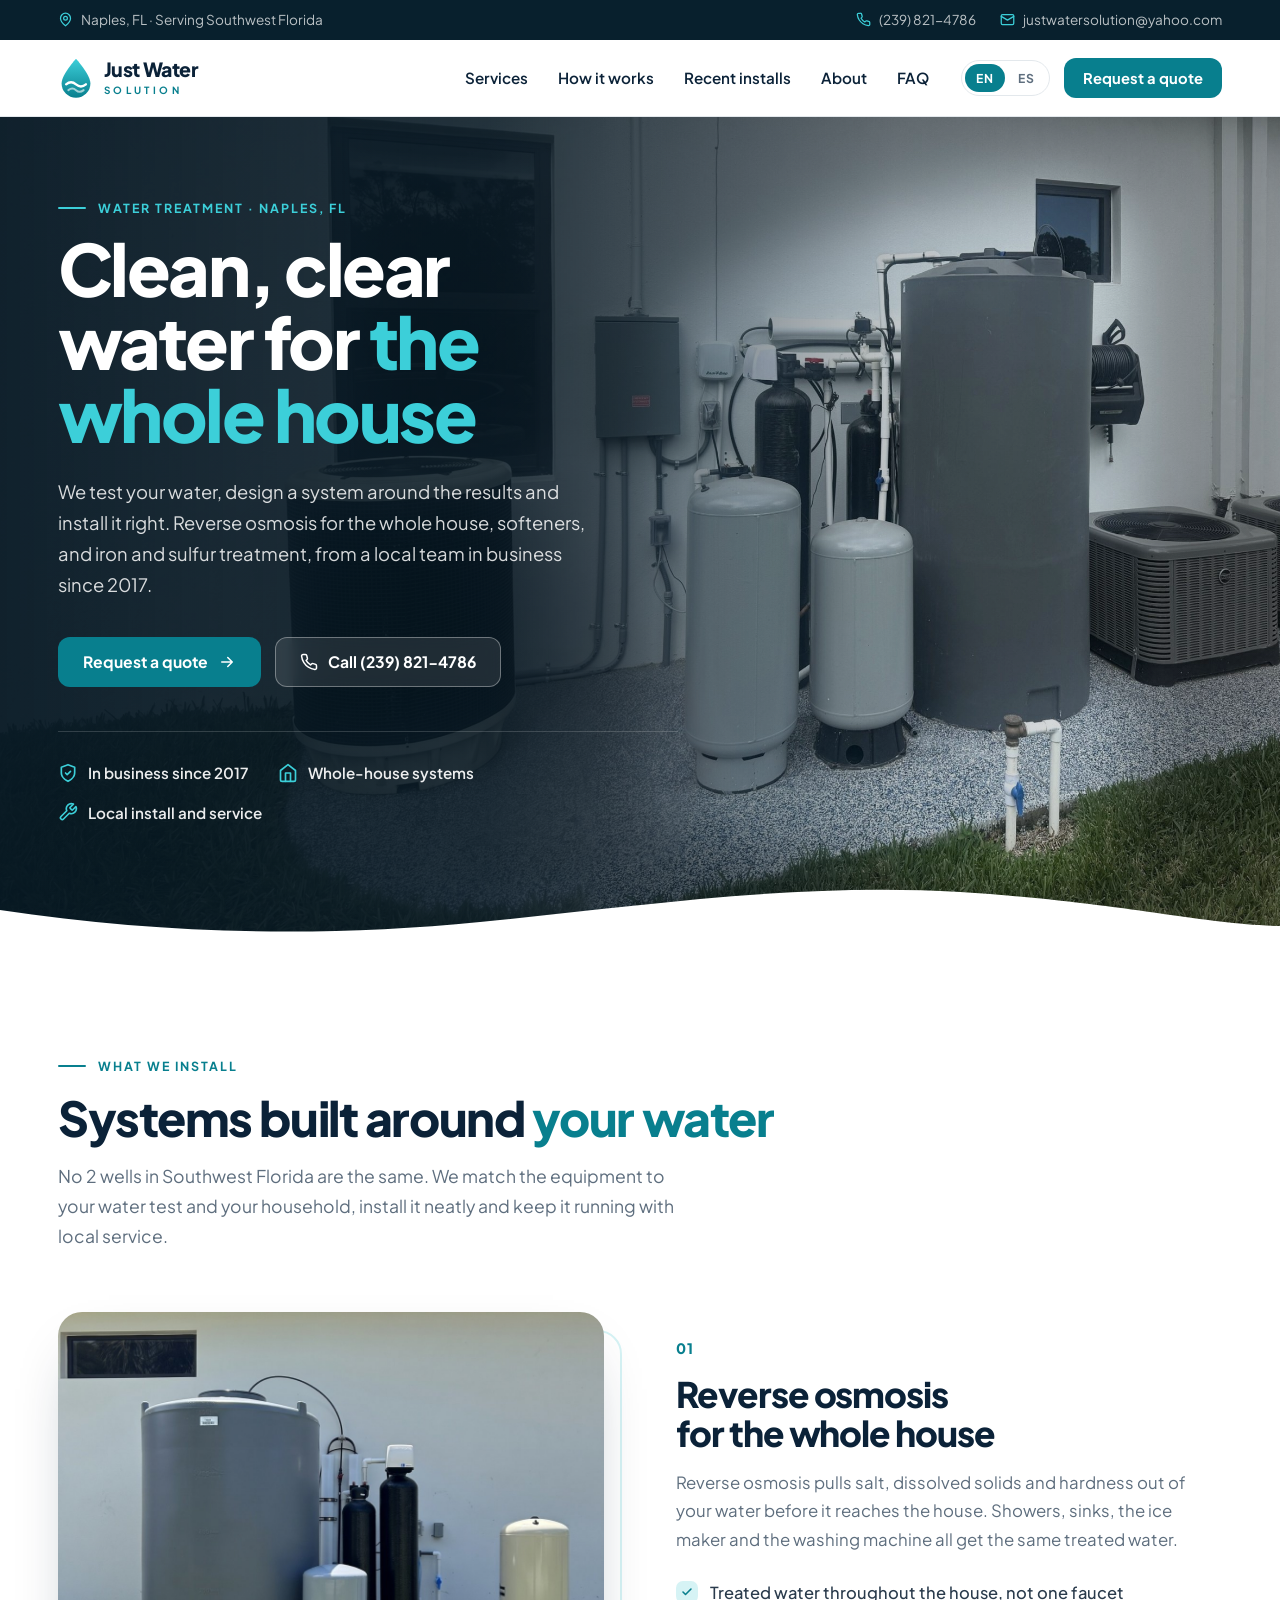
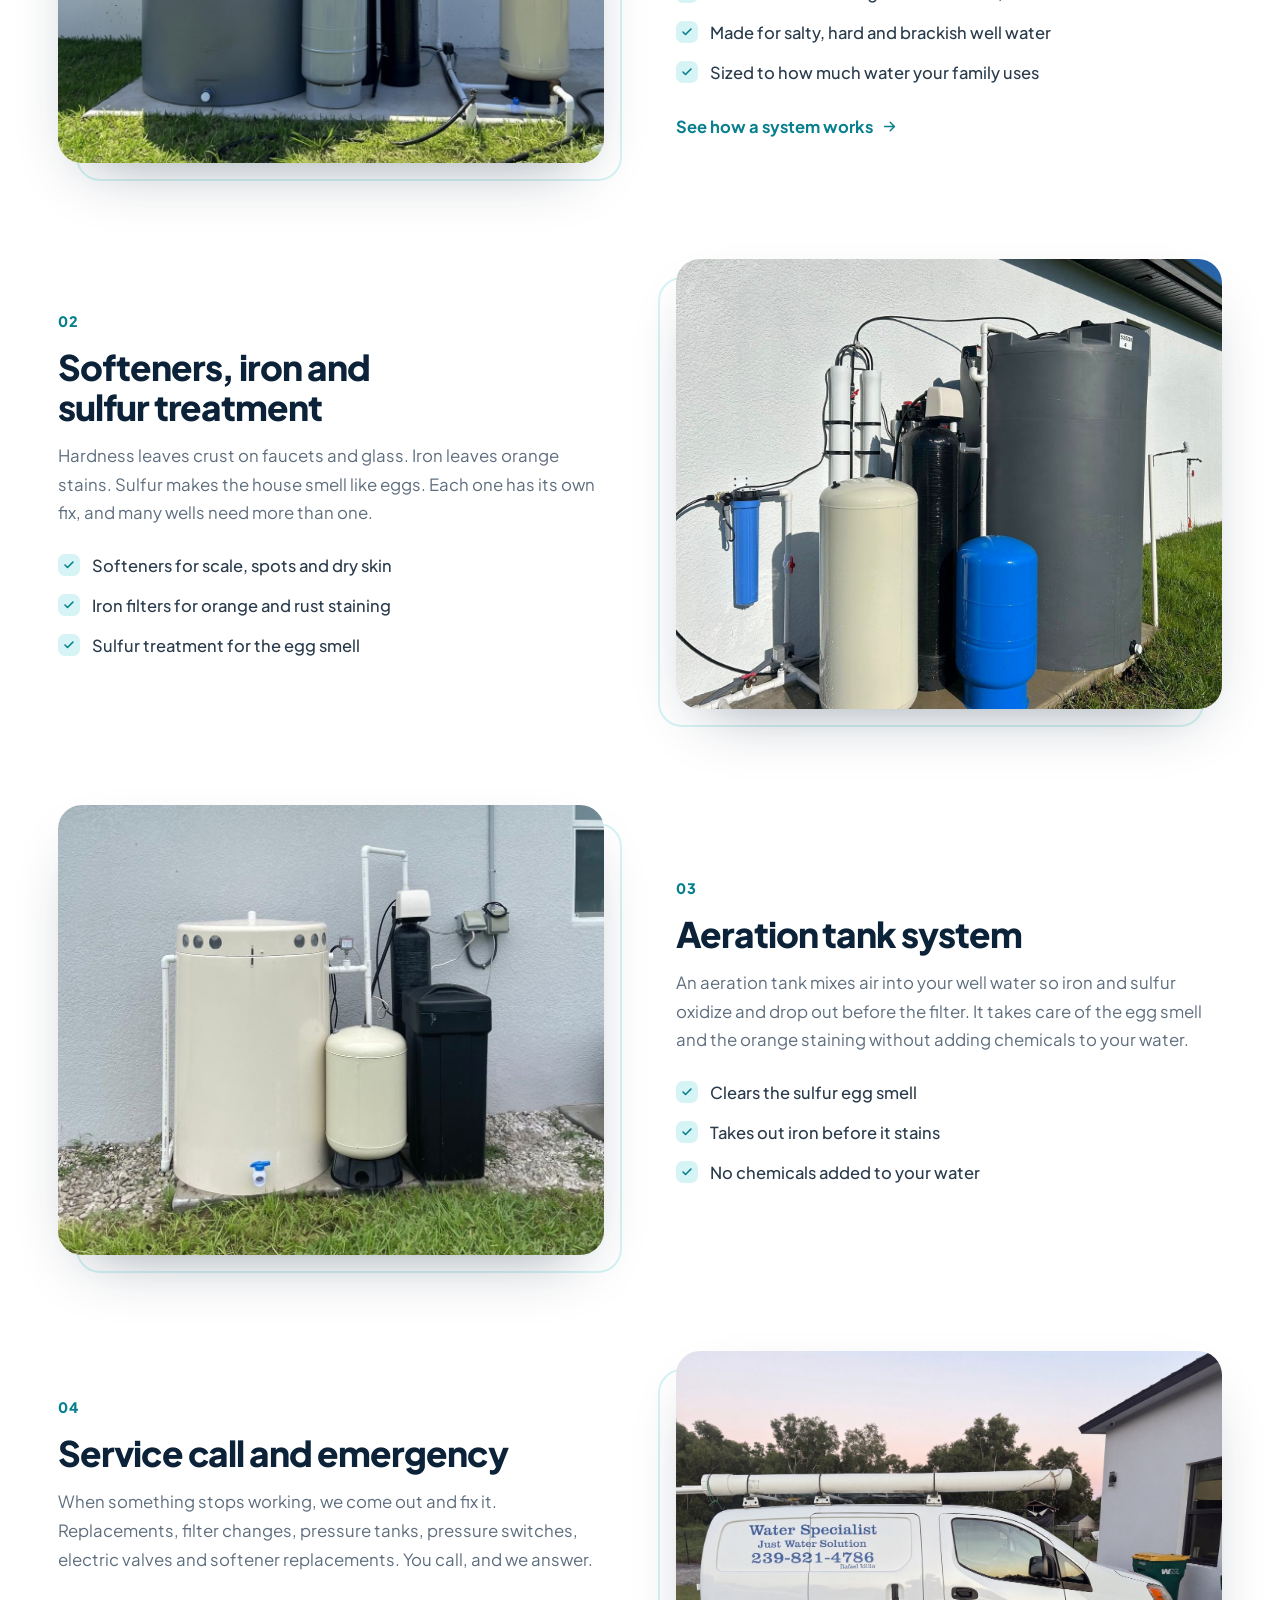
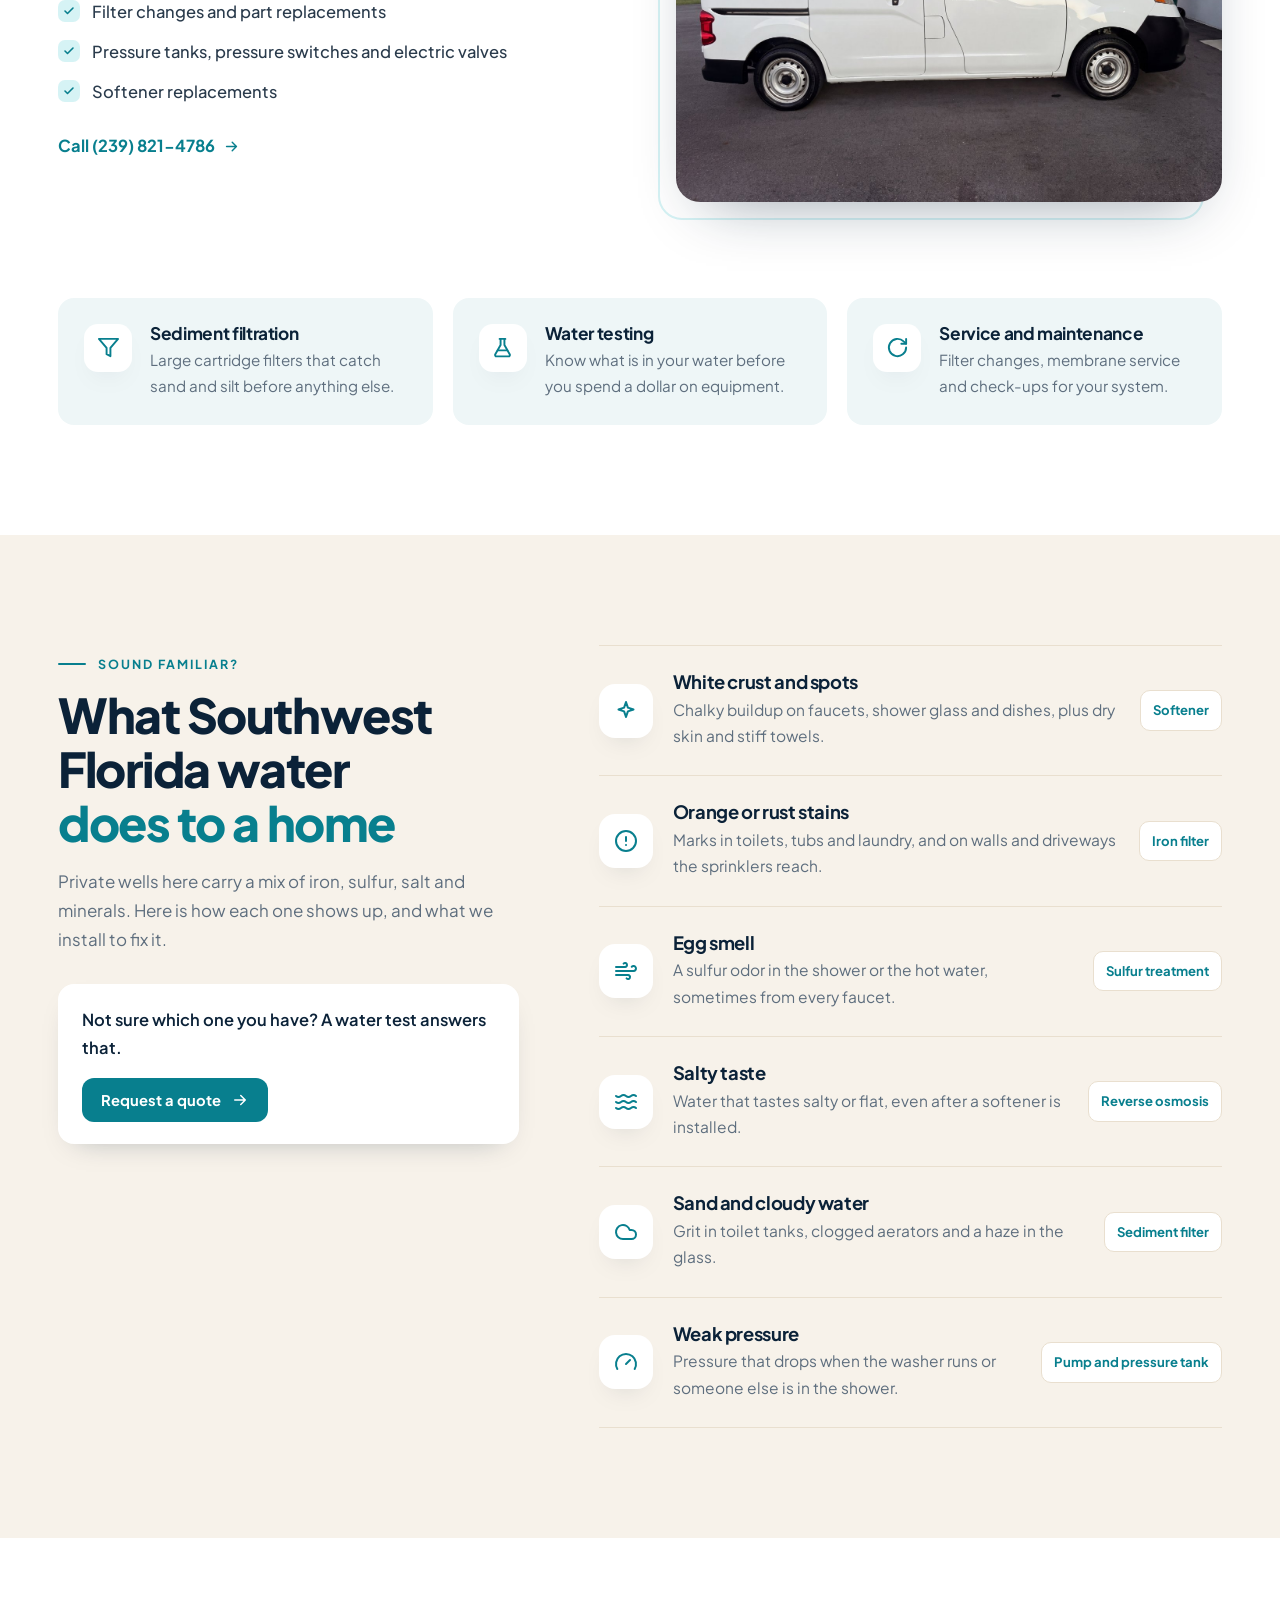
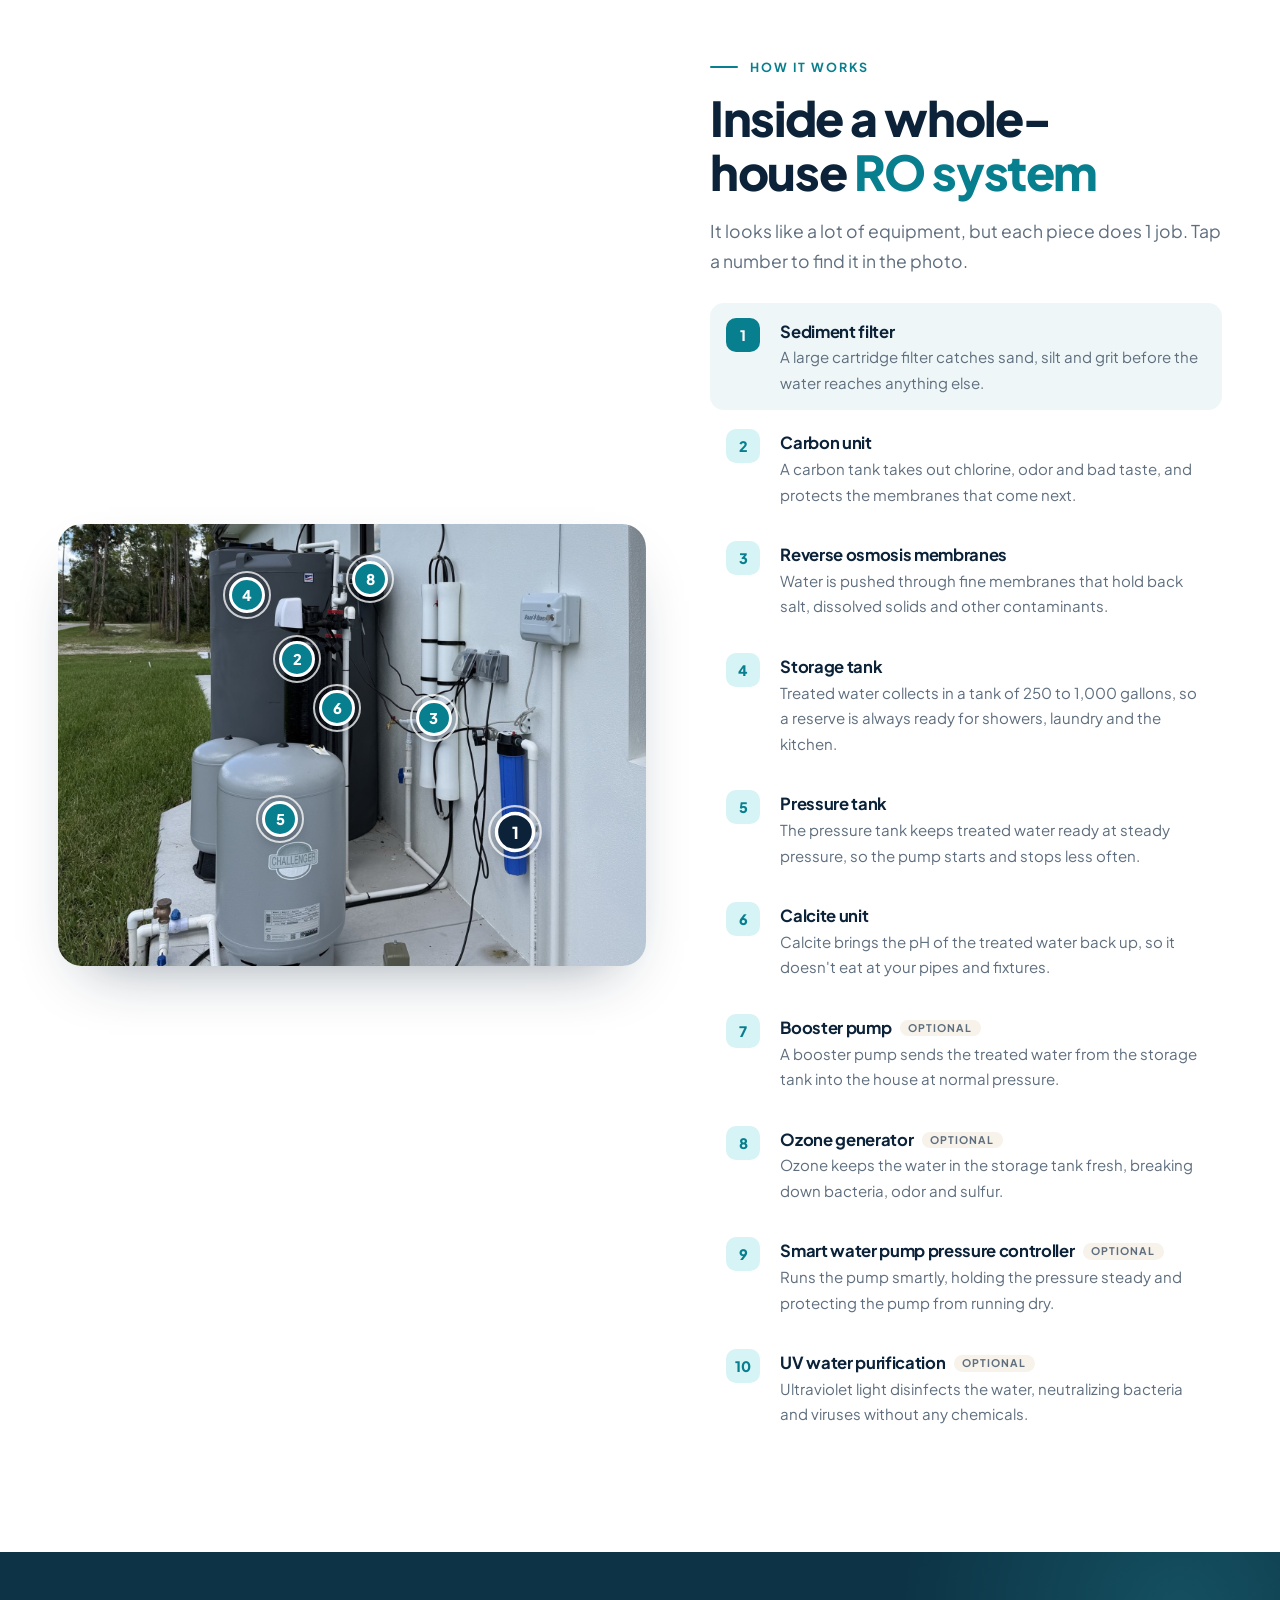
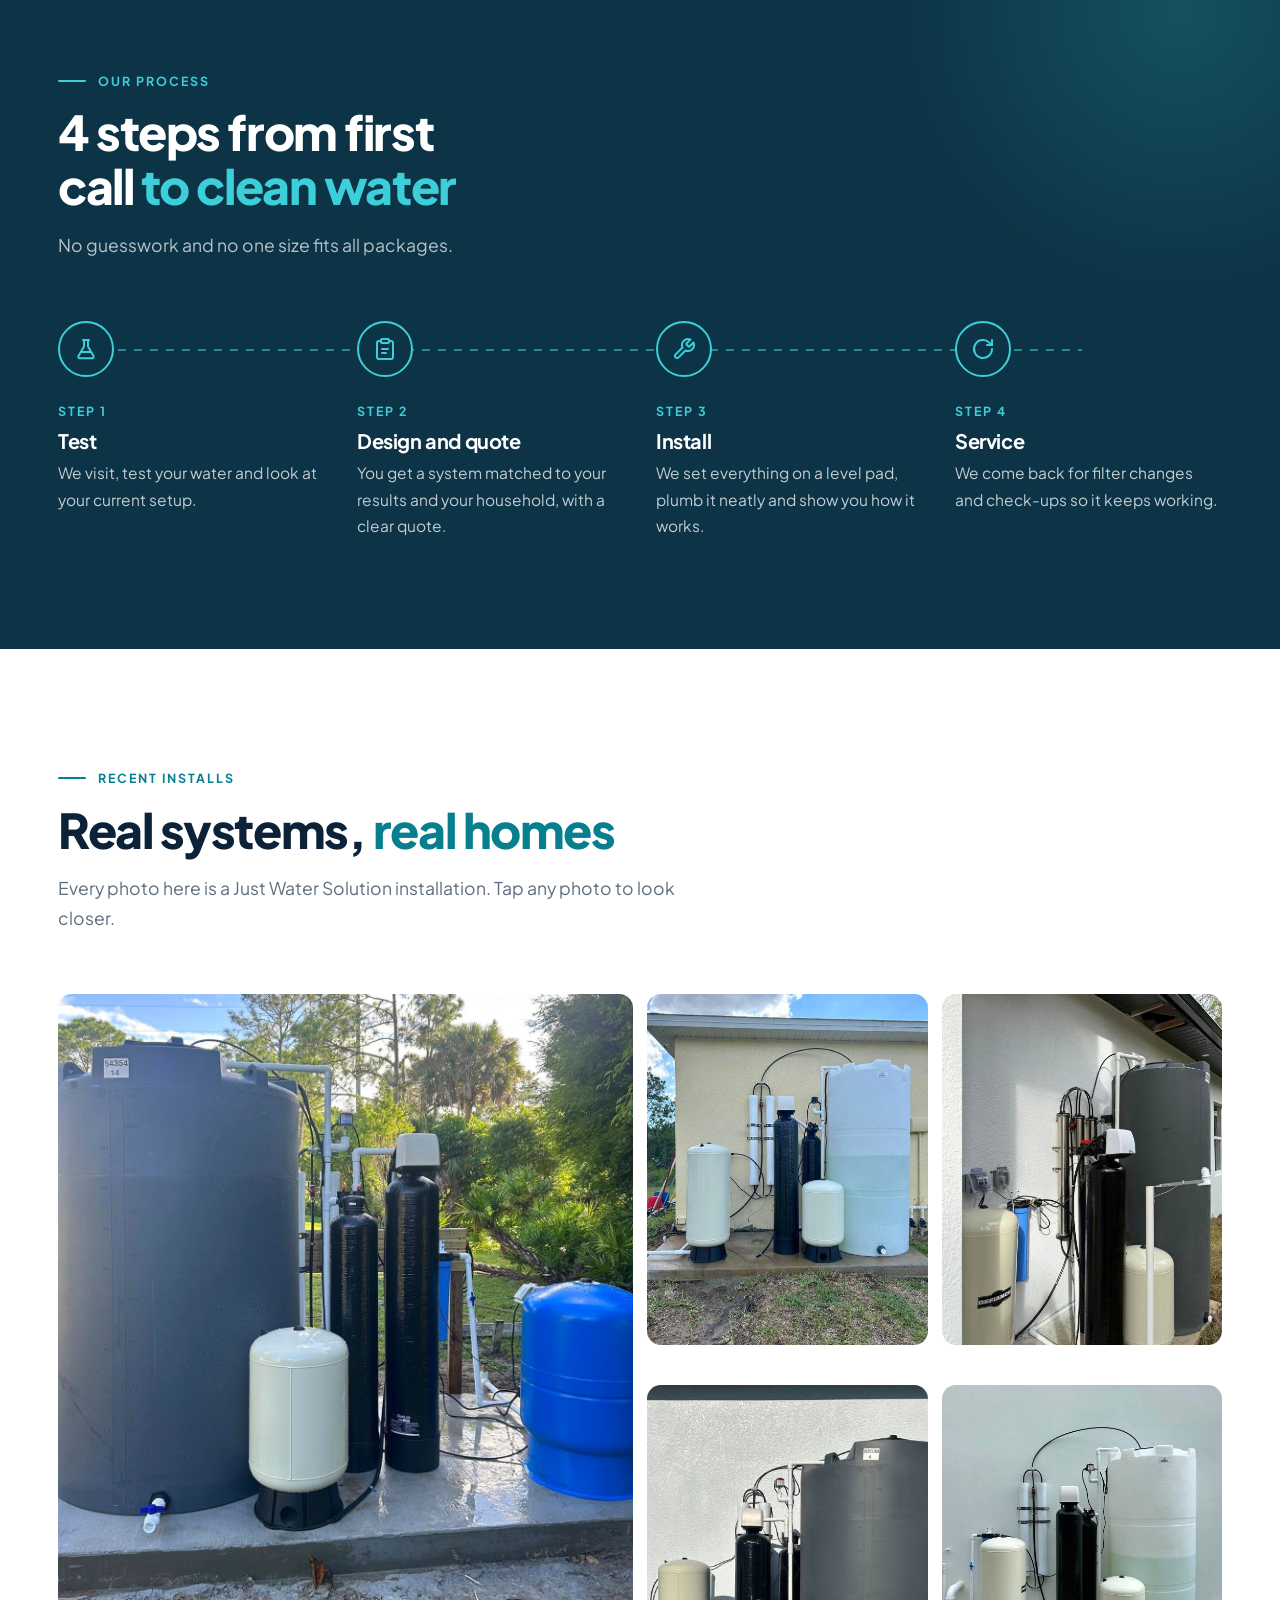
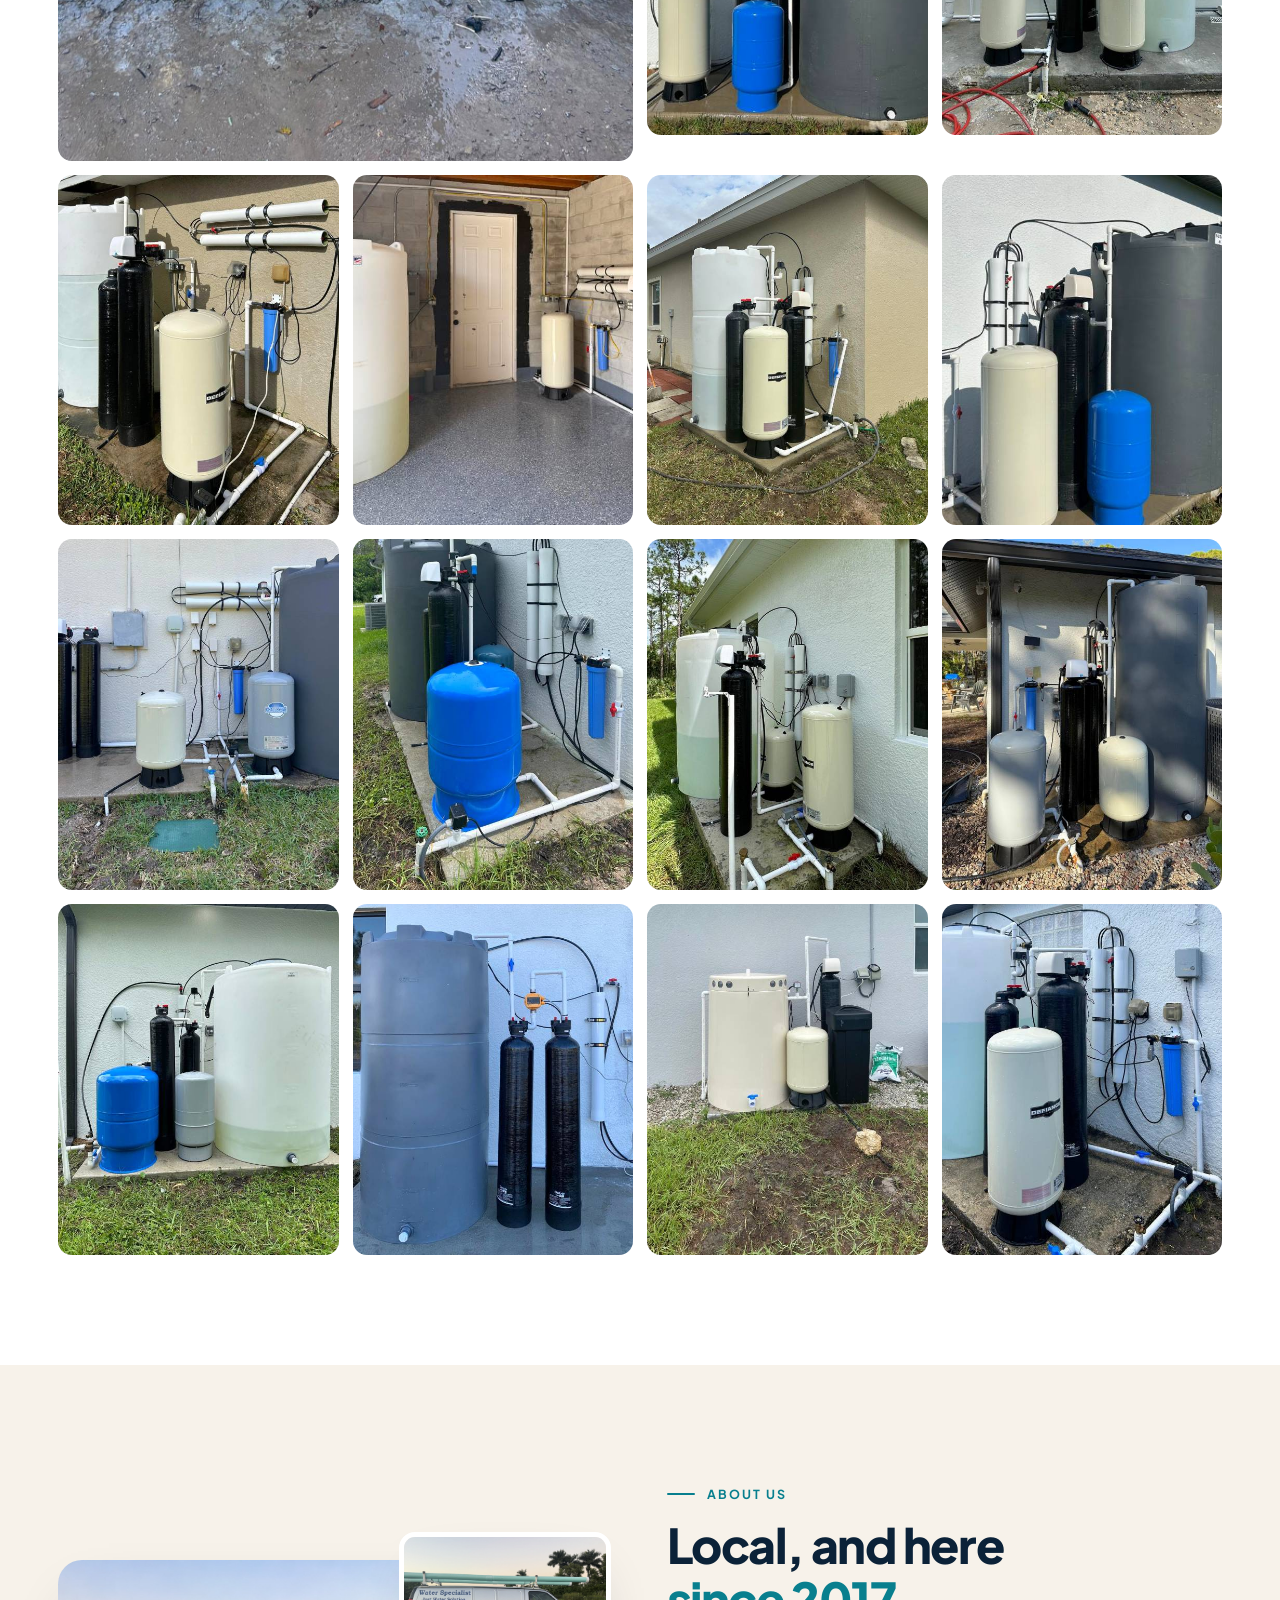
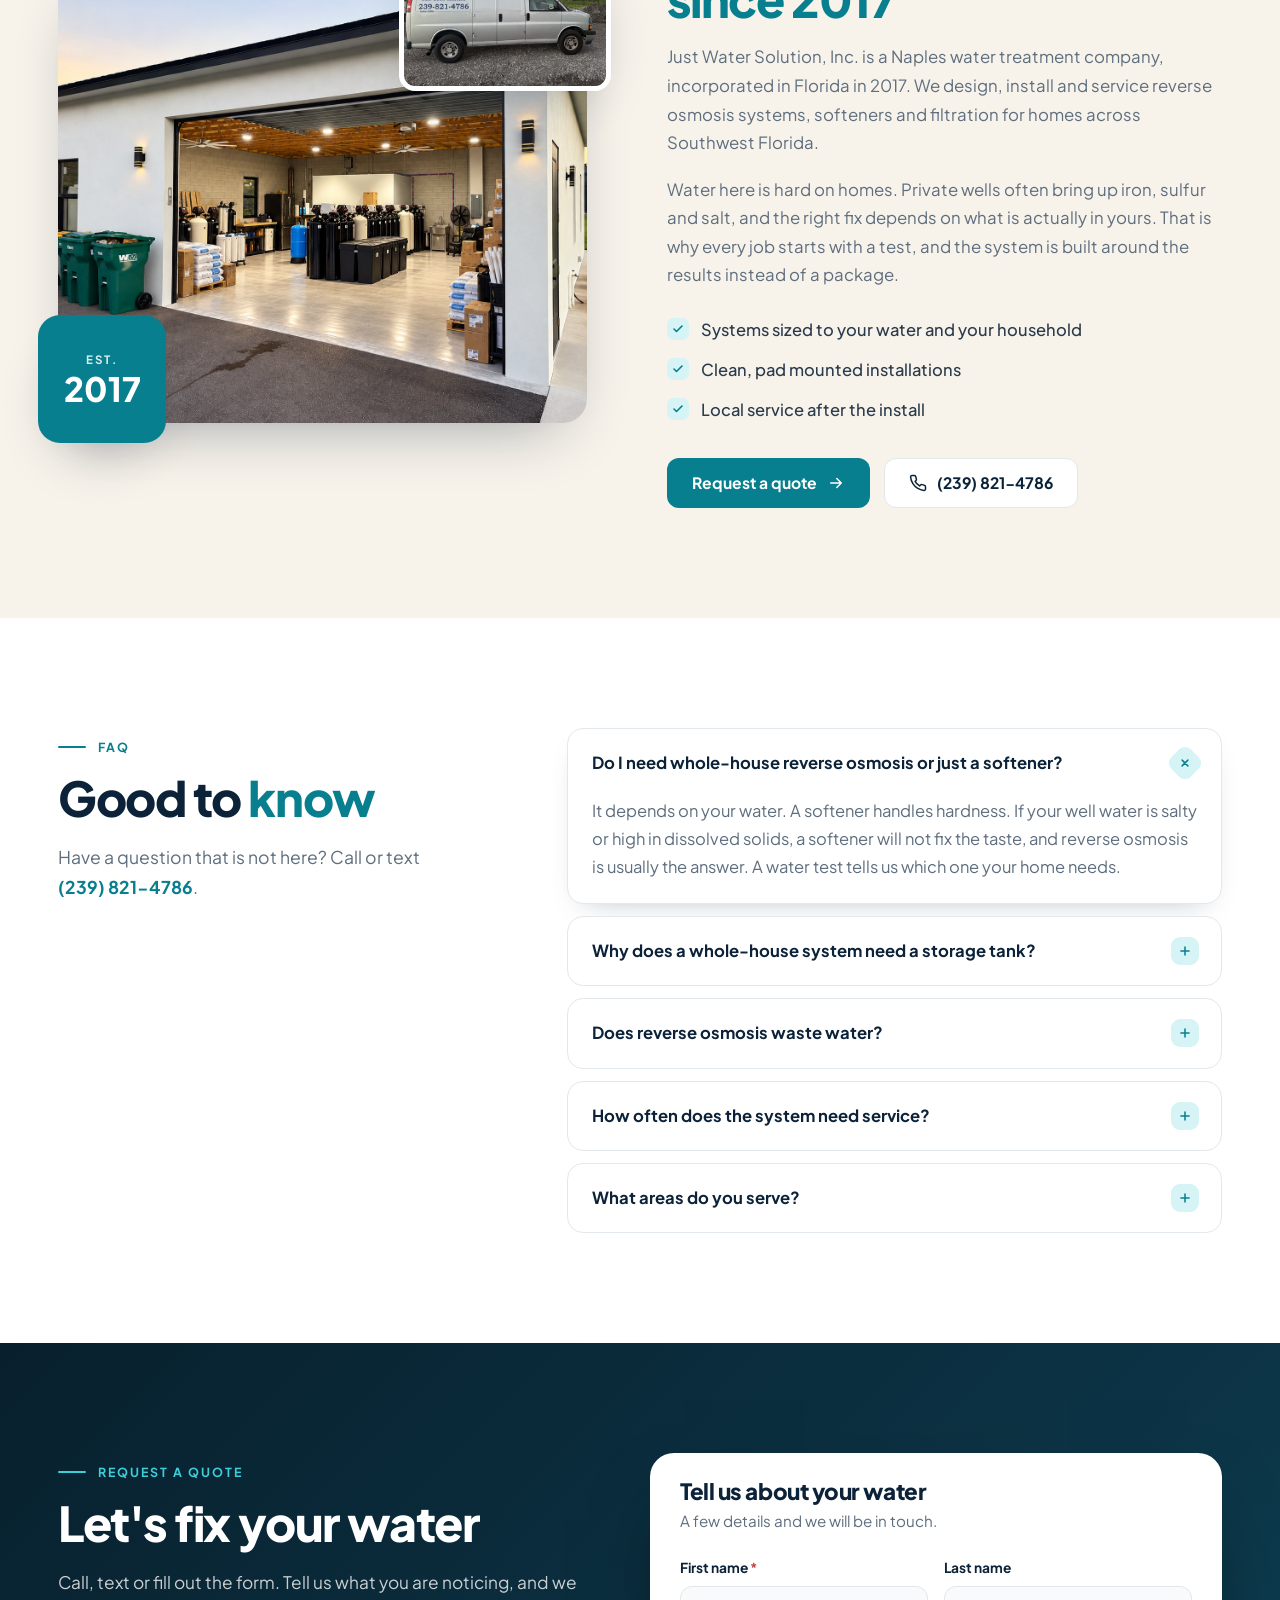
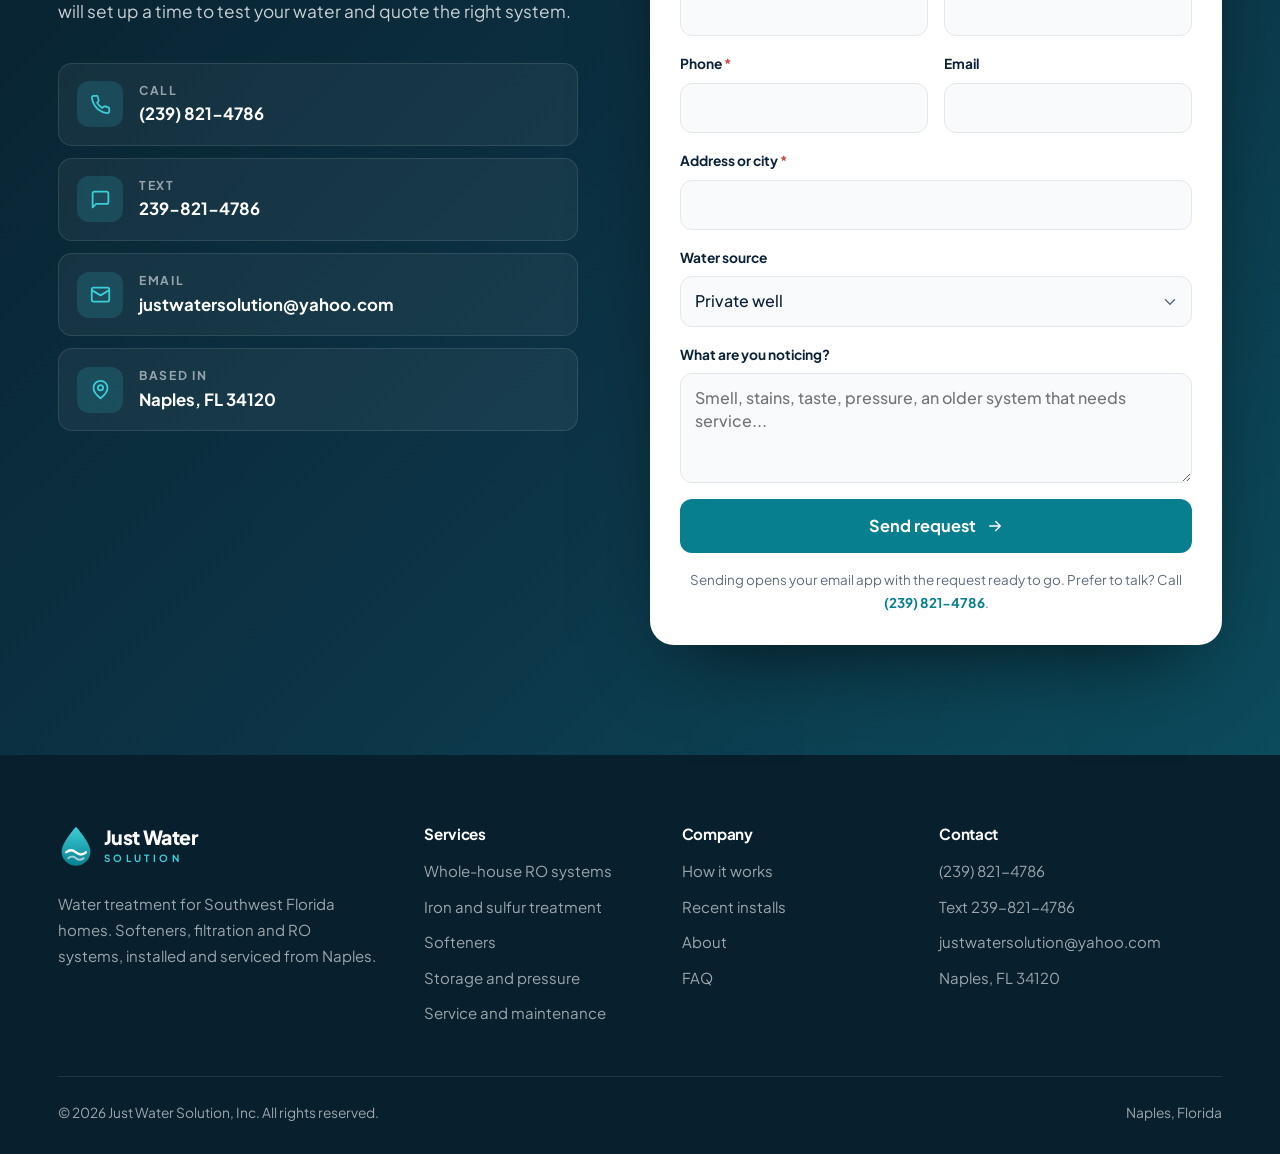
<file: index.html>
<!doctype html>
<html lang="en">
<head>
  <meta charset="utf-8">
  <meta name="viewport" content="width=device-width, initial-scale=1">
  <title>Just Water Solution | Water Treatment in Naples, FL</title>
  <meta name="description" content="Reverse osmosis for the whole house, water softeners, and iron and sulfur treatment for Southwest Florida homes. Just Water Solution, Naples, FL. Call (239) 821-4786.">
  <meta name="theme-color" content="#0c3446">
  <meta property="og:type" content="website">
  <meta property="og:title" content="Just Water Solution | Water Treatment in Naples, FL">
  <meta property="og:description" content="Clean, clear water for the whole house. Tested, designed and installed by a Naples team since 2017.">
  <meta property="og:url" content="https://justwatersolution.com/">
  <meta property="og:image" content="https://justwatersolution.com/img/hero-system-spotlight.jpg">
  <link rel="canonical" href="https://justwatersolution.com/">
  <link rel="alternate" hreflang="en" href="https://justwatersolution.com/">
  <link rel="alternate" hreflang="es" href="https://justwatersolution.com/es/">
  <link rel="alternate" hreflang="x-default" href="https://justwatersolution.com/">
  <link rel="icon" href="data:image/svg+xml,%3Csvg xmlns='http://www.w3.org/2000/svg' viewBox='0 0 40 46'%3E%3Cpath d='M20 1.5S4 19 4 29a16 16 0 0 0 32 0C36 19 20 1.5 20 1.5Z' fill='%23087f8e'/%3E%3Cpath d='M9 30c3.5-3 7.5-3 11 0s7.5 3 11 0' stroke='%23fff' stroke-width='3' fill='none' stroke-linecap='round'/%3E%3C/svg%3E">
  <link rel="preconnect" href="https://fonts.googleapis.com">
  <link rel="preconnect" href="https://fonts.gstatic.com" crossorigin>
  <link href="https://fonts.googleapis.com/css2?family=Plus+Jakarta+Sans:wght@400;500;600;700;800&display=swap" rel="stylesheet">
  <link rel="stylesheet" href="assets/styles.css?v=11">
  <script>document.documentElement.classList.add('js');try{if(localStorage.getItem('jws-lang')==='es')location.replace('es/'+location.hash)}catch(e){}</script>
  <script type="application/ld+json">
  {
    "@context": "https://schema.org",
    "@type": "LocalBusiness",
    "name": "Just Water Solution, Inc.",
    "description": "Reverse osmosis for the whole house, water softeners, and iron and sulfur treatment for Southwest Florida homes.",
    "telephone": "+1-239-821-4786",
    "email": "justwatersolution@yahoo.com",
    "foundingDate": "2017",
    "image": "img/hero-system-spotlight.jpg",
    "address": {
      "@type": "PostalAddress",
      "addressLocality": "Naples",
      "addressRegion": "FL",
      "postalCode": "34120",
      "addressCountry": "US"
    },
    "areaServed": "Southwest Florida"
  }
  </script>
</head>
<body>

<!-- Icon sprite -->
<svg width="0" height="0" style="position:absolute" aria-hidden="true">
  <defs>
    <linearGradient id="drop-grad" x1="0" y1="0" x2="0" y2="1">
      <stop offset="0" stop-color="#3ccfd9"/>
      <stop offset="1" stop-color="#087f8e"/>
    </linearGradient>
  </defs>
  <symbol id="logo" viewBox="0 0 40 46">
    <path d="M20 1.5S4 19 4 29a16 16 0 0 0 32 0C36 19 20 1.5 20 1.5Z" fill="url(#drop-grad)"/>
    <path d="M9 30c3.5-3 7.5-3 11 0s7.5 3 11 0" stroke="#fff" stroke-width="2.6" fill="none" stroke-linecap="round"/>
    <path d="M11.5 36.5c2.8-2.2 6-2.2 8.5 0s5.7 2.2 8.5 0" stroke="#fff" stroke-opacity=".6" stroke-width="2.2" fill="none" stroke-linecap="round"/>
  </symbol>
  <symbol id="i-phone" viewBox="0 0 24 24"><path fill="none" stroke="currentColor" stroke-width="2" stroke-linecap="round" stroke-linejoin="round" d="M22 16.92v3a2 2 0 0 1-2.18 2 19.8 19.8 0 0 1-8.63-3.07 19.5 19.5 0 0 1-6-6A19.8 19.8 0 0 1 2.12 4.18 2 2 0 0 1 4.11 2h3a2 2 0 0 1 2 1.72c.13.96.36 1.9.7 2.81a2 2 0 0 1-.45 2.11L8.09 9.91a16 16 0 0 0 6 6l1.27-1.27a2 2 0 0 1 2.11-.45c.91.34 1.85.57 2.81.7A2 2 0 0 1 22 16.92z"/></symbol>
  <symbol id="i-drop" viewBox="0 0 24 24"><path fill="none" stroke="currentColor" stroke-width="2" stroke-linecap="round" stroke-linejoin="round" d="M12 2.7 17.7 8.4a8 8 0 1 1-11.3 0z"/></symbol>
  <symbol id="i-arrow" viewBox="0 0 24 24"><path fill="none" stroke="currentColor" stroke-width="2" stroke-linecap="round" stroke-linejoin="round" d="M5 12h14M13 6l6 6-6 6"/></symbol>
  <symbol id="i-mail" viewBox="0 0 24 24"><g fill="none" stroke="currentColor" stroke-width="2" stroke-linecap="round" stroke-linejoin="round"><rect x="2" y="4" width="20" height="16" rx="2"/><path d="m22 7-10 6L2 7"/></g></symbol>
  <symbol id="i-msg" viewBox="0 0 24 24"><path fill="none" stroke="currentColor" stroke-width="2" stroke-linecap="round" stroke-linejoin="round" d="M21 15a2 2 0 0 1-2 2H7l-4 4V5a2 2 0 0 1 2-2h14a2 2 0 0 1 2 2z"/></symbol>
  <symbol id="i-pin" viewBox="0 0 24 24"><g fill="none" stroke="currentColor" stroke-width="2" stroke-linecap="round" stroke-linejoin="round"><path d="M20 10c0 6-8 12-8 12s-8-6-8-12a8 8 0 0 1 16 0Z"/><circle cx="12" cy="10" r="3"/></g></symbol>
  <symbol id="i-menu" viewBox="0 0 24 24"><path fill="none" stroke="currentColor" stroke-width="2" stroke-linecap="round" d="M4 6h16M4 12h16M4 18h16"/></symbol>
  <symbol id="i-x" viewBox="0 0 24 24"><path fill="none" stroke="currentColor" stroke-width="2" stroke-linecap="round" d="M18 6 6 18M6 6l12 12"/></symbol>
  <symbol id="i-left" viewBox="0 0 24 24"><path fill="none" stroke="currentColor" stroke-width="2" stroke-linecap="round" stroke-linejoin="round" d="m15 18-6-6 6-6"/></symbol>
  <symbol id="i-right" viewBox="0 0 24 24"><path fill="none" stroke="currentColor" stroke-width="2" stroke-linecap="round" stroke-linejoin="round" d="m9 18 6-6-6-6"/></symbol>
  <symbol id="i-shield" viewBox="0 0 24 24"><g fill="none" stroke="currentColor" stroke-width="2" stroke-linecap="round" stroke-linejoin="round"><path d="M12 22s8-4 8-10V5l-8-3-8 3v7c0 6 8 10 8 10z"/><path d="m9 12 2 2 4-4"/></g></symbol>
  <symbol id="i-home" viewBox="0 0 24 24"><g fill="none" stroke="currentColor" stroke-width="2" stroke-linecap="round" stroke-linejoin="round"><path d="m3 9 9-7 9 7v11a2 2 0 0 1-2 2H5a2 2 0 0 1-2-2z"/><path d="M9 22V12h6v10"/></g></symbol>
  <symbol id="i-wrench" viewBox="0 0 24 24"><path fill="none" stroke="currentColor" stroke-width="2" stroke-linecap="round" stroke-linejoin="round" d="M14.7 6.3a1 1 0 0 0 0 1.4l1.6 1.6a1 1 0 0 0 1.4 0l3.77-3.77a6 6 0 0 1-7.94 7.94l-6.91 6.91a2.12 2.12 0 0 1-3-3l6.91-6.91a6 6 0 0 1 7.94-7.94l-3.76 3.76z"/></symbol>
  <symbol id="i-refresh" viewBox="0 0 24 24"><g fill="none" stroke="currentColor" stroke-width="2" stroke-linecap="round" stroke-linejoin="round"><path d="M21 12a9 9 0 1 1-2.64-6.36L21 8"/><path d="M21 3v5h-5"/></g></symbol>
  <symbol id="i-flask" viewBox="0 0 24 24"><g fill="none" stroke="currentColor" stroke-width="2" stroke-linecap="round" stroke-linejoin="round"><path d="M9 3h6"/><path d="M10 3v6.5L4.5 19a1.5 1.5 0 0 0 1.3 2.25h12.4A1.5 1.5 0 0 0 19.5 19L14 9.5V3"/><path d="M7 15h10"/></g></symbol>
  <symbol id="i-sparkle" viewBox="0 0 24 24"><path fill="none" stroke="currentColor" stroke-width="2" stroke-linecap="round" stroke-linejoin="round" d="M12 3l1.9 5.6L19.5 10.5l-5.6 1.9L12 18l-1.9-5.6L4.5 10.5l5.6-1.9z"/></symbol>
  <symbol id="i-filter" viewBox="0 0 24 24"><path fill="none" stroke="currentColor" stroke-width="2" stroke-linecap="round" stroke-linejoin="round" d="M22 3H2l8 9.46V19l4 2v-8.54L22 3z"/></symbol>
  <symbol id="i-gauge" viewBox="0 0 24 24"><g fill="none" stroke="currentColor" stroke-width="2" stroke-linecap="round" stroke-linejoin="round"><path d="m12 14 4-4"/><path d="M3.34 19a10 10 0 1 1 17.32 0"/></g></symbol>
  <symbol id="i-wind" viewBox="0 0 24 24"><path fill="none" stroke="currentColor" stroke-width="2" stroke-linecap="round" stroke-linejoin="round" d="M9.59 4.59A2 2 0 1 1 11 8H2m10.59 11.41A2 2 0 1 0 14 16H2m15.73-8.27A2.5 2.5 0 1 1 19.5 12H2"/></symbol>
  <symbol id="i-alert" viewBox="0 0 24 24"><g fill="none" stroke="currentColor" stroke-width="2" stroke-linecap="round" stroke-linejoin="round"><circle cx="12" cy="12" r="10"/><path d="M12 8v4M12 16h.01"/></g></symbol>
  <symbol id="i-waves" viewBox="0 0 24 24"><path fill="none" stroke="currentColor" stroke-width="2" stroke-linecap="round" stroke-linejoin="round" d="M2 6c.6.5 1.2 1 2.5 1C7 7 7 5 9.5 5c2.6 0 2.4 2 5 2 2.5 0 2.5-2 5-2 1.3 0 1.9.5 2.5 1M2 12c.6.5 1.2 1 2.5 1 2.5 0 2.5-2 5-2 2.6 0 2.4 2 5 2 2.5 0 2.5-2 5-2 1.3 0 1.9.5 2.5 1M2 18c.6.5 1.2 1 2.5 1 2.5 0 2.5-2 5-2 2.6 0 2.4 2 5 2 2.5 0 2.5-2 5-2 1.3 0 1.9.5 2.5 1"/></symbol>
  <symbol id="i-cloud" viewBox="0 0 24 24"><path fill="none" stroke="currentColor" stroke-width="2" stroke-linecap="round" stroke-linejoin="round" d="M17.5 19H9a7 7 0 1 1 6.71-9h1.79a4.5 4.5 0 1 1 0 9Z"/></symbol>
  <symbol id="i-clipboard" viewBox="0 0 24 24"><g fill="none" stroke="currentColor" stroke-width="2" stroke-linecap="round" stroke-linejoin="round"><rect x="8" y="2" width="8" height="4" rx="1"/><path d="M16 4h2a2 2 0 0 1 2 2v14a2 2 0 0 1-2 2H6a2 2 0 0 1-2-2V6a2 2 0 0 1 2-2h2"/><path d="M9 12h6M9 16h4"/></g></symbol>
</svg>

<!-- Utility bar -->
<div class="utility">
  <div class="container">
    <span><svg><use href="#i-pin"/></svg>Naples, FL · Serving Southwest Florida</span>
    <div class="utility-links hide-md">
      <a href="tel:+12398214786"><svg><use href="#i-phone"/></svg>(239) 821-4786</a>
      <a href="mailto:justwatersolution@yahoo.com"><svg><use href="#i-mail"/></svg>justwatersolution@yahoo.com</a>
    </div>
  </div>
</div>

<!-- Header -->
<header class="header" id="top">
  <div class="container">
    <a class="logo" href="#top" aria-label="Just Water Solution, home">
      <svg aria-hidden="true"><use href="#logo"/></svg>
      <span class="logo-text"><b>Just Water</b><small>SOLUTION</small></span>
    </a>
    <nav class="nav" aria-label="Main">
      <a href="#services">Services</a>
      <a href="#how">How it works</a>
      <a href="#work">Recent installs</a>
      <a href="#about">About</a>
      <a href="#faq">FAQ</a>
    </nav>
    <div class="lang" role="group" aria-label="Language"><a href="./" class="is-active" aria-current="true" hreflang="en" lang="en" data-lang="en">EN</a><a href="es/" hreflang="es" lang="es" data-lang="es">ES</a></div>
    <div class="header-cta">
      <a class="btn btn--teal btn--sm" href="#contact">Request a quote</a>
    </div>
    <button class="menu-btn" type="button" aria-expanded="false" aria-controls="mobile-nav" aria-label="Open menu">
      <svg><use href="#i-menu"/></svg>
    </button>
  </div>
  <nav class="mobile-nav" id="mobile-nav" aria-label="Mobile">
    <a href="#services">Services</a>
    <a href="#how">How it works</a>
    <a href="#work">Recent installs</a>
    <a href="#about">About</a>
    <a href="#faq">FAQ</a>
    <a class="btn btn--teal" href="#contact">Request a quote</a>
  </nav>
</header>

<main>

<!-- Hero -->
<section class="hero">
  <img class="hero-bg" src="img/hero-system-spotlight.jpg" alt="Whole-house water treatment system with a gray storage tank, filter tanks and 2 pressure tanks along the side of a white Florida home" width="2880" height="1511" fetchpriority="high">
  <div class="container">
    <div class="hero-copy">
      <span class="label">Water treatment · Naples, FL</span>
      <h1>Clean, clear water for <span>the whole house</span></h1>
      <p class="hero-lead">We test your water, design a system around the results and install it right. Reverse osmosis for the whole house, softeners, and iron and sulfur treatment, from a local team in business since 2017.</p>
      <div class="hero-actions">
        <a class="btn btn--teal" href="#contact">Request a quote<svg><use href="#i-arrow"/></svg></a>
        <a class="btn btn--glass" href="tel:+12398214786"><svg><use href="#i-phone"/></svg>Call (239) 821-4786</a>
      </div>
      <ul class="hero-facts">
        <li><svg><use href="#i-shield"/></svg>In business since 2017</li>
        <li><svg><use href="#i-home"/></svg>Whole-house systems</li>
        <li><svg><use href="#i-wrench"/></svg>Local install and service</li>
      </ul>
    </div>
  </div>
  <svg class="hero-wave" viewBox="0 0 1440 56" preserveAspectRatio="none" aria-hidden="true"><path d="M0 28C180 52 360 56 540 40S900 0 1080 10s270 32 360 34V56H0Z" fill="#fff"/></svg>
</section>

<!-- Services -->
<section class="section" id="services">
  <div class="container">
    <div class="head reveal">
      <span class="label">What we install</span>
      <h2 class="h2">Systems built around <span class="hl">your water</span></h2>
      <p class="lead">No 2 wells in Southwest Florida are the same. We match the equipment to your water test and your household, install it neatly and keep it running with local service.</p>
    </div>

    <div class="features">
      <article class="feature">
        <div class="feature-media reveal"><img src="img/install-gray-tank-slab.jpg" alt="Whole-house reverse osmosis system with a gray storage tank, 2 membrane housings, filter tanks and pressure tanks on a concrete pad" loading="lazy" width="1142" height="942" style="object-position:50% 50%"></div>
        <div class="feature-copy reveal">
          <span class="feature-num">01</span>
          <h3>Reverse osmosis for the whole house</h3>
          <p>Reverse osmosis pulls salt, dissolved solids and hardness out of your water before it reaches the house. Showers, sinks, the ice maker and the washing machine all get the same treated water.</p>
          <ul class="ticks">
            <li>Treated water throughout the house, not one faucet</li>
            <li>Made for salty, hard and brackish well water</li>
            <li>Sized to how much water your family uses</li>
          </ul>
          <a class="text-link" href="#how">See how a system works<svg><use href="#i-arrow"/></svg></a>
        </div>
      </article>

      <article class="feature">
        <div class="feature-media reveal"><img src="img/install-angled-wide.jpg" alt="A complete whole-house system: sediment filter, membrane housings, filter tank, pressure tanks and a storage tank" loading="lazy" width="1600" height="1200" style="object-position:50% 50%"></div>
        <div class="feature-copy reveal">
          <span class="feature-num">02</span>
          <h3>Softeners, iron and sulfur treatment</h3>
          <p>Hardness leaves crust on faucets and glass. Iron leaves orange stains. Sulfur makes the house smell like eggs. Each one has its own fix, and many wells need more than one.</p>
          <ul class="ticks">
            <li>Softeners for scale, spots and dry skin</li>
            <li>Iron filters for orange and rust staining</li>
            <li>Sulfur treatment for the egg smell</li>
          </ul>
        </div>
      </article>

      <article class="feature">
        <div class="feature-media reveal"><img src="img/install-aeration-tank.jpg" alt="Aeration tank system with a pressure tank, filter tank and brine tank beside a home" loading="lazy" width="1112" height="917" style="object-position:50% 50%"></div>
        <div class="feature-copy reveal">
          <span class="feature-num">03</span>
          <h3>Aeration tank system</h3>
          <p>An aeration tank mixes air into your well water so iron and sulfur oxidize and drop out before the filter. It takes care of the egg smell and the orange staining without adding chemicals to your water.</p>
          <ul class="ticks">
            <li>Clears the sulfur egg smell</li>
            <li>Takes out iron before it stains</li>
            <li>No chemicals added to your water</li>
          </ul>
        </div>
      </article>

      <article class="feature">
        <div class="feature-media reveal"><img src="img/service-van-white.jpg" alt="Just Water Solution white service van with the company name and phone number on the side" loading="lazy" width="1400" height="1155" style="object-position:50% 50%"></div>
        <div class="feature-copy reveal">
          <span class="feature-num">04</span>
          <h3>Service call and emergency</h3>
          <p>When something stops working, we come out and fix it. Replacements, filter changes, pressure tanks, pressure switches, electric valves and softener replacements. You call, and we answer.</p>
          <ul class="ticks">
            <li>Filter changes and part replacements</li>
            <li>Pressure tanks, pressure switches and electric valves</li>
            <li>Softener replacements</li>
          </ul>
          <a class="text-link" href="tel:+12398214786">Call (239) 821-4786<svg><use href="#i-arrow"/></svg></a>
        </div>
      </article>
    </div>

    <div class="also">
      <div class="also-tile reveal"><i><svg><use href="#i-filter"/></svg></i><div><h3>Sediment filtration</h3><p>Large cartridge filters that catch sand and silt before anything else.</p></div></div>
      <div class="also-tile reveal"><i><svg><use href="#i-flask"/></svg></i><div><h3>Water testing</h3><p>Know what is in your water before you spend a dollar on equipment.</p></div></div>
      <div class="also-tile reveal"><i><svg><use href="#i-refresh"/></svg></i><div><h3>Service and maintenance</h3><p>Filter changes, membrane service and check-ups for your system.</p></div></div>
    </div>
  </div>
</section>

<!-- Symptoms -->
<section class="section bg-sand" id="problems">
  <div class="container symptoms">
    <div class="symptoms-intro reveal">
      <span class="label">Sound familiar?</span>
      <h2 class="h2">What Southwest Florida water <span class="hl">does to a home</span></h2>
      <p class="lead">Private wells here carry a mix of iron, sulfur, salt and minerals. Here is how each one shows up, and what we install to fix it.</p>
      <div class="symptoms-note">
        <p>Not sure which one you have? A water test answers that.</p>
        <a class="btn btn--teal btn--sm" href="#contact">Request a quote<svg><use href="#i-arrow"/></svg></a>
      </div>
    </div>

    <div class="symptom-list">
      <div class="symptom reveal">
        <i><svg><use href="#i-sparkle"/></svg></i>
        <div><h3>White crust and spots</h3><p>Chalky buildup on faucets, shower glass and dishes, plus dry skin and stiff towels.</p></div>
        <span class="fix-tag">Softener</span>
      </div>
      <div class="symptom reveal">
        <i><svg><use href="#i-alert"/></svg></i>
        <div><h3>Orange or rust stains</h3><p>Marks in toilets, tubs and laundry, and on walls and driveways the sprinklers reach.</p></div>
        <span class="fix-tag">Iron filter</span>
      </div>
      <div class="symptom reveal">
        <i><svg><use href="#i-wind"/></svg></i>
        <div><h3>Egg smell</h3><p>A sulfur odor in the shower or the hot water, sometimes from every faucet.</p></div>
        <span class="fix-tag">Sulfur treatment</span>
      </div>
      <div class="symptom reveal">
        <i><svg><use href="#i-waves"/></svg></i>
        <div><h3>Salty taste</h3><p>Water that tastes salty or flat, even after a softener is installed.</p></div>
        <span class="fix-tag">Reverse osmosis</span>
      </div>
      <div class="symptom reveal">
        <i><svg><use href="#i-cloud"/></svg></i>
        <div><h3>Sand and cloudy water</h3><p>Grit in toilet tanks, clogged aerators and a haze in the glass.</p></div>
        <span class="fix-tag">Sediment filter</span>
      </div>
      <div class="symptom reveal">
        <i><svg><use href="#i-gauge"/></svg></i>
        <div><h3>Weak pressure</h3><p>Pressure that drops when the washer runs or someone else is in the shower.</p></div>
        <span class="fix-tag">Pump and pressure tank</span>
      </div>
    </div>
  </div>
</section>

<!-- How it works -->
<section class="section" id="how">
  <div class="container how">
    <figure class="diagram reveal">
      <img src="img/install-ro-challenger.jpg" alt="A complete whole-house reverse osmosis system: sediment filter, carbon and calcite tanks, membrane housings, pressure tanks and a storage tank" loading="lazy" width="1600" height="1200">
      <button class="pin" type="button" data-step="1" style="left:77.6%;top:69.8%" aria-label="Step 1, sediment filter">1</button>
      <button class="pin" type="button" data-step="2" style="left:40.7%;top:30.5%" aria-label="Step 2, carbon unit">2</button>
      <button class="pin" type="button" data-step="3" style="left:63.9%;top:43.8%" aria-label="Step 3, reverse osmosis membranes">3</button>
      <button class="pin" type="button" data-step="4" style="left:32.1%;top:15.9%" aria-label="Step 4, storage tank">4</button>
      <button class="pin" type="button" data-step="5" style="left:37.8%;top:66.8%" aria-label="Step 5, pressure tank">5</button>
      <button class="pin" type="button" data-step="6" style="left:47.5%;top:41.5%" aria-label="Step 6, calcite unit">6</button>
      <button class="pin" type="button" data-step="8" style="left:53.1%;top:12.4%" aria-label="Step 8, ozone generator">8</button>
    </figure>

    <div class="how-copy reveal">
      <span class="label">How it works</span>
      <h2 class="h2">Inside a whole-house <span class="hl">RO system</span></h2>
      <p class="lead">It looks like a lot of equipment, but each piece does 1 job. Tap a number to find it in the photo.</p>
      <ol class="steps">
        <li class="step" data-step="1"><span class="step-num">1</span><div><h3>Sediment filter</h3><p>A large cartridge filter catches sand, silt and grit before the water reaches anything else.</p></div></li>
        <li class="step" data-step="2"><span class="step-num">2</span><div><h3>Carbon unit</h3><p>A carbon tank takes out chlorine, odor and bad taste, and protects the membranes that come next.</p></div></li>
        <li class="step" data-step="3"><span class="step-num">3</span><div><h3>Reverse osmosis membranes</h3><p>Water is pushed through fine membranes that hold back salt, dissolved solids and other contaminants.</p></div></li>
        <li class="step" data-step="4"><span class="step-num">4</span><div><h3>Storage tank</h3><p>Treated water collects in a tank of 250 to 1,000 gallons, so a reserve is always ready for showers, laundry and the kitchen.</p></div></li>
        <li class="step" data-step="5"><span class="step-num">5</span><div><h3>Pressure tank</h3><p>The pressure tank keeps treated water ready at steady pressure, so the pump starts and stops less often.</p></div></li>
        <li class="step" data-step="6"><span class="step-num">6</span><div><h3>Calcite unit</h3><p>Calcite brings the pH of the treated water back up, so it doesn't eat at your pipes and fixtures.</p></div></li>
        <li class="step" data-step="7"><span class="step-num">7</span><div><h3>Booster pump <span class="opt">Optional</span></h3><p>A booster pump sends the treated water from the storage tank into the house at normal pressure.</p></div></li>
        <li class="step" data-step="8"><span class="step-num">8</span><div><h3>Ozone generator <span class="opt">Optional</span></h3><p>Ozone keeps the water in the storage tank fresh, breaking down bacteria, odor and sulfur.</p></div></li>
        <li class="step" data-step="9"><span class="step-num">9</span><div><h3>Smart water pump pressure controller <span class="opt">Optional</span></h3><p>Runs the pump smartly, holding the pressure steady and protecting the pump from running dry.</p></div></li>
        <li class="step" data-step="10"><span class="step-num">10</span><div><h3>UV water purification <span class="opt">Optional</span></h3><p>Ultraviolet light disinfects the water, neutralizing bacteria and viruses without any chemicals.</p></div></li>
      </ol>
    </div>
  </div>
</section>

<!-- Process -->
<section class="section process" id="process">
  <div class="container">
    <div class="head reveal">
      <span class="label">Our process</span>
      <h2 class="h2">4 steps from first call <span class="hl">to clean water</span></h2>
      <p class="lead">No guesswork and no one size fits all packages.</p>
    </div>
    <ol class="timeline">
      <li class="tl reveal">
        <span class="tl-dot"><svg><use href="#i-flask"/></svg></span>
        <small>Step 1</small>
        <h3>Test</h3>
        <p>We visit, test your water and look at your current setup.</p>
      </li>
      <li class="tl reveal">
        <span class="tl-dot"><svg><use href="#i-clipboard"/></svg></span>
        <small>Step 2</small>
        <h3>Design and quote</h3>
        <p>You get a system matched to your results and your household, with a clear quote.</p>
      </li>
      <li class="tl reveal">
        <span class="tl-dot"><svg><use href="#i-wrench"/></svg></span>
        <small>Step 3</small>
        <h3>Install</h3>
        <p>We set everything on a level pad, plumb it neatly and show you how it works.</p>
      </li>
      <li class="tl reveal">
        <span class="tl-dot"><svg><use href="#i-refresh"/></svg></span>
        <small>Step 4</small>
        <h3>Service</h3>
        <p>We come back for filter changes and check-ups so it keeps working.</p>
      </li>
    </ol>
  </div>
</section>

<!-- Gallery -->
<section class="section" id="work">
  <div class="container">
    <div class="head reveal">
      <span class="label">Recent installs</span>
      <h2 class="h2">Real systems, <span class="hl">real homes</span></h2>
      <p class="lead">Every photo here is a Just Water Solution installation. Tap any photo to look closer.</p>
    </div>
    <div class="gallery reveal">
      <button class="shot" type="button" data-full="img/install-pad-trees.jpg"><img src="img/install-pad-trees.jpg" alt="New installation on a fresh concrete pad surrounded by pines and palms" loading="lazy" width="1200" height="1600" style="object-position:50% 40%"></button>
      <button class="shot" type="button" data-full="img/install-yellow-house.jpg"><img src="img/thumb/install-yellow-house.jpg" alt="Whole-house reverse osmosis system beside a yellow home" loading="lazy" width="540" height="720"></button>
      <button class="shot" type="button" data-full="img/install-stainless-defiance.jpg"><img src="img/thumb/install-stainless-defiance.jpg" alt="Stainless steel membrane housings with a gray storage tank" loading="lazy" width="540" height="720"></button>
      <button class="shot" type="button" data-full="img/install-front-wide.jpg"><img src="img/thumb/install-front-wide.jpg" alt="Gray storage tank with filter and pressure tanks against a white wall" loading="lazy" width="720" height="540"></button>
      <button class="shot" type="button" data-full="img/install-white-tank-front.jpg"><img src="img/thumb/install-white-tank-front.jpg" alt="Whole-house system with a white storage tank and 2 membrane housings" loading="lazy" width="540" height="720"></button>
      <button class="shot" type="button" data-full="img/install-horizontal-membranes.jpg"><img src="img/thumb/install-horizontal-membranes.jpg" alt="Wall mounted horizontal membrane housings with a pressure tank and filter tanks" loading="lazy" width="540" height="720"></button>
      <button class="shot" type="button" data-full="img/install-utility-room.jpg"><img src="img/thumb/install-utility-room.jpg" alt="Indoor installation in a utility room with an epoxy floor" loading="lazy" width="720" height="540"></button>
      <button class="shot" type="button" data-full="img/install-corner.jpg"><img src="img/thumb/install-corner.jpg" alt="Water treatment system tucked into the corner of a home" loading="lazy" width="540" height="720"></button>
      <button class="shot" type="button" data-full="img/install-angled-wide.jpg"><img src="img/thumb/install-angled-wide.jpg" alt="Complete reverse osmosis system along the side of a white home" loading="lazy" width="720" height="540"></button>
      <button class="shot" type="button" data-full="img/install-horizontal-challenger.jpg"><img src="img/thumb/install-horizontal-challenger.jpg" alt="Horizontal membranes on the wall with 2 pressure tanks" loading="lazy" width="540" height="720"></button>
      <button class="shot" type="button" data-full="img/install-side-yard.jpg"><img src="img/thumb/install-side-yard.jpg" alt="Side yard installation with a blue pressure tank and wall mounted membranes" loading="lazy" width="540" height="720"></button>
      <button class="shot" type="button" data-full="img/install-angled-window.jpg"><img src="img/thumb/install-angled-window.jpg" alt="Reverse osmosis system with filter tanks below a window" loading="lazy" width="540" height="720"></button>
      <button class="shot" type="button" data-full="img/install-stainless-patio.jpg"><img src="img/thumb/install-stainless-patio.jpg" alt="Stainless membrane housings and filter tanks next to a covered patio" loading="lazy" width="540" height="720"></button>
      <button class="shot" type="button" data-full="img/install-blue-gray.jpg"><img src="img/thumb/install-blue-gray.jpg" alt="Blue and gray pressure tanks with a white storage tank" loading="lazy" width="540" height="720"></button>
      <button class="shot" type="button" data-full="img/install-twin-filters.jpg"><img src="img/thumb/install-twin-filters.jpg" alt="Twin filter tanks with a gray storage tank" loading="lazy" width="540" height="720"></button>
      <button class="shot" type="button" data-full="img/install-softener-brine.jpg"><img src="img/thumb/install-softener-brine.jpg" alt="Softener with brine tank beside a storage tank" loading="lazy" width="540" height="720"></button>
      <button class="shot" type="button" data-full="img/install-defiance-hunter.jpg"><img src="img/thumb/install-defiance-hunter.jpg" alt="Pressure tank, filter tanks and wall mounted membranes" loading="lazy" width="540" height="720"></button>
    </div>
  </div>
</section>

<dialog class="lightbox" id="lightbox" aria-label="Photo viewer">
  <img alt="">
  <button class="lb-btn lb-close" type="button" aria-label="Close"><svg><use href="#i-x"/></svg></button>
  <button class="lb-btn lb-prev" type="button" aria-label="Previous photo"><svg><use href="#i-left"/></svg></button>
  <button class="lb-btn lb-next" type="button" aria-label="Next photo"><svg><use href="#i-right"/></svg></button>
  <p class="lb-count"></p>
</dialog>

<!-- About -->
<section class="section bg-sand" id="about">
  <div class="container about">
    <div class="about-media reveal">
      <img src="img/about-workshop.jpg" alt="The Just Water Solution workshop in Naples, with equipment and supplies ready for installs" loading="lazy" width="1241" height="1086">
      <img class="about-inset" src="img/about-van-silver.jpg" alt="Just Water Solution silver work van with pipe on the roof rack" loading="lazy" width="1100" height="825">
      <div class="est"><small>Est.</small><b>2017</b></div>
    </div>
    <div class="about-copy reveal">
      <span class="label">About us</span>
      <h2 class="h2">Local, and here <span class="hl">since 2017</span></h2>
      <p>Just Water Solution, Inc. is a Naples water treatment company, incorporated in Florida in 2017. We design, install and service reverse osmosis systems, softeners and filtration for homes across Southwest Florida.</p>
      <p>Water here is hard on homes. Private wells often bring up iron, sulfur and salt, and the right fix depends on what is actually in yours. That is why every job starts with a test, and the system is built around the results instead of a package.</p>
      <ul class="ticks">
        <li>Systems sized to your water and your household</li>
        <li>Clean, pad mounted installations</li>
        <li>Local service after the install</li>
      </ul>
      <div class="hero-actions">
        <a class="btn btn--teal" href="#contact">Request a quote<svg><use href="#i-arrow"/></svg></a>
        <a class="btn btn--line" href="tel:+12398214786"><svg><use href="#i-phone"/></svg>(239) 821-4786</a>
      </div>
    </div>
  </div>
</section>

<!-- FAQ -->
<section class="section" id="faq">
  <div class="container faq-wrap">
    <div class="faq-side reveal">
      <span class="label">FAQ</span>
      <h2 class="h2">Good to <span class="hl">know</span></h2>
      <p class="lead">Have a question that is not here? Call or text <a href="tel:+12398214786">(239) 821-4786</a>.</p>
    </div>
    <div class="faq reveal">
      <details open>
        <summary>Do I need whole-house reverse osmosis or just a softener?</summary>
        <div class="answer">It depends on your water. A softener handles hardness. If your well water is salty or high in dissolved solids, a softener will not fix the taste, and reverse osmosis is usually the answer. A water test tells us which one your home needs.</div>
      </details>
      <details>
        <summary>Why does a whole-house system need a storage tank?</summary>
        <div class="answer">Reverse osmosis makes water slowly and steadily. The storage tank keeps a reserve of treated water ready, and a pump with a pressure tank delivers it to the house at normal pressure, so you can run showers, laundry and the dishwasher at the same time.</div>
      </details>
      <details>
        <summary>Does reverse osmosis waste water?</summary>
        <div class="answer">Every reverse osmosis system sends part of the water it treats to a drain line, carrying away what the membranes removed. We size and set up each system for the home so it runs efficiently.</div>
      </details>
      <details>
        <summary>How often does the system need service?</summary>
        <div class="answer">It depends on your water and how much your household uses. Sediment cartridges are changed most often, and membranes and filter media last much longer. We set a service schedule for your system after the install.</div>
      </details>
      <details>
        <summary>What areas do you serve?</summary>
        <div class="answer">We are based in Naples and work across Southwest Florida. Call or text (239) 821-4786 to check your address.</div>
      </details>
    </div>
  </div>
</section>

<!-- Contact -->
<section class="section contact" id="contact">
  <div class="container">
    <div class="reveal">
      <span class="label">Request a quote</span>
      <h2 class="h2">Let's fix your water</h2>
      <p class="contact-lead">Call, text or fill out the form. Tell us what you are noticing, and we will set up a time to test your water and quote the right system.</p>
      <div class="contact-list">
        <a href="tel:+12398214786"><i><svg><use href="#i-phone"/></svg></i><span><small>Call</small><b>(239) 821-4786</b></span></a>
        <a href="sms:+12398214786"><i><svg><use href="#i-msg"/></svg></i><span><small>Text</small><b>239-821-4786</b></span></a>
        <a href="mailto:justwatersolution@yahoo.com"><i><svg><use href="#i-mail"/></svg></i><span><small>Email</small><b>justwatersolution@yahoo.com</b></span></a>
        <div><i><svg><use href="#i-pin"/></svg></i><span><small>Based in</small><b>Naples, FL 34120</b></span></div>
      </div>
    </div>

    <div class="form-card reveal">
      <div class="form-head">
        <h3>Tell us about your water</h3>
        <p>A few details and we will be in touch.</p>
      </div>
      <form class="form" id="quote-form" novalidate>
        <div class="field"><label for="f-first">First name <em>*</em></label><input id="f-first" name="first" autocomplete="given-name" required></div>
        <div class="field"><label for="f-last">Last name</label><input id="f-last" name="last" autocomplete="family-name"></div>
        <div class="field"><label for="f-phone">Phone <em>*</em></label><input id="f-phone" name="phone" type="tel" autocomplete="tel" required></div>
        <div class="field"><label for="f-email">Email</label><input id="f-email" name="email" type="email" autocomplete="email"></div>
        <div class="field field--full"><label for="f-address">Address or city <em>*</em></label><input id="f-address" name="address" autocomplete="street-address" required></div>
        <div class="field field--full">
          <label for="f-source">Water source</label>
          <select id="f-source" name="source">
            <option>Private well</option>
            <option>City water</option>
            <option>Not sure</option>
          </select>
        </div>
        <div class="field field--full"><label for="f-msg">What are you noticing?</label><textarea id="f-msg" name="message" placeholder="Smell, stains, taste, pressure, an older system that needs service..."></textarea></div>
        <button class="btn btn--teal" type="submit">Send request<svg><use href="#i-arrow"/></svg></button>
        <p class="form-status" role="status" aria-live="polite"></p>
        <p class="form-note">Sending opens your email app with the request ready to go. Prefer to talk? Call <a href="tel:+12398214786">(239) 821-4786</a>.</p>
      </form>
    </div>
  </div>
</section>

</main>

<!-- Footer -->
<footer class="footer">
  <div class="container">
    <div class="footer-grid">
      <div>
        <a class="logo" href="#top" aria-label="Just Water Solution, back to top">
          <svg aria-hidden="true"><use href="#logo"/></svg>
          <span class="logo-text"><b>Just Water</b><small>SOLUTION</small></span>
        </a>
        <p class="footer-blurb">Water treatment for Southwest Florida homes. Softeners, filtration and RO systems, installed and serviced from Naples.</p>
      </div>
      <div>
        <h4>Services</h4>
        <ul>
          <li><a href="#services">Whole-house RO systems</a></li>
          <li><a href="#services">Iron and sulfur treatment</a></li>
          <li><a href="#services">Softeners</a></li>
          <li><a href="#services">Storage and pressure</a></li>
          <li><a href="#services">Service and maintenance</a></li>
        </ul>
      </div>
      <div>
        <h4>Company</h4>
        <ul>
          <li><a href="#how">How it works</a></li>
          <li><a href="#work">Recent installs</a></li>
          <li><a href="#about">About</a></li>
          <li><a href="#faq">FAQ</a></li>
        </ul>
      </div>
      <div>
        <h4>Contact</h4>
        <ul>
          <li><a href="tel:+12398214786">(239) 821-4786</a></li>
          <li><a href="sms:+12398214786">Text 239-821-4786</a></li>
          <li><a href="mailto:justwatersolution@yahoo.com">justwatersolution@yahoo.com</a></li>
          <li>Naples, FL 34120</li>
        </ul>
      </div>
    </div>
    <div class="footer-bottom">
      <span>© <span id="year">2026</span> Just Water Solution, Inc. All rights reserved.</span>
      <span>Naples, Florida</span>
    </div>
  </div>
</footer>

<!-- Mobile action bar -->
<div class="mbar" aria-label="Quick contact">
  <a class="btn btn--line" href="tel:+12398214786"><svg><use href="#i-phone"/></svg>Call</a>
  <a class="btn btn--line" href="sms:+12398214786"><svg><use href="#i-msg"/></svg>Text</a>
  <a class="btn btn--teal" href="#contact">Get a quote</a>
</div>

<script src="assets/site.js?v=10"></script>
</body>
</html>
</file>
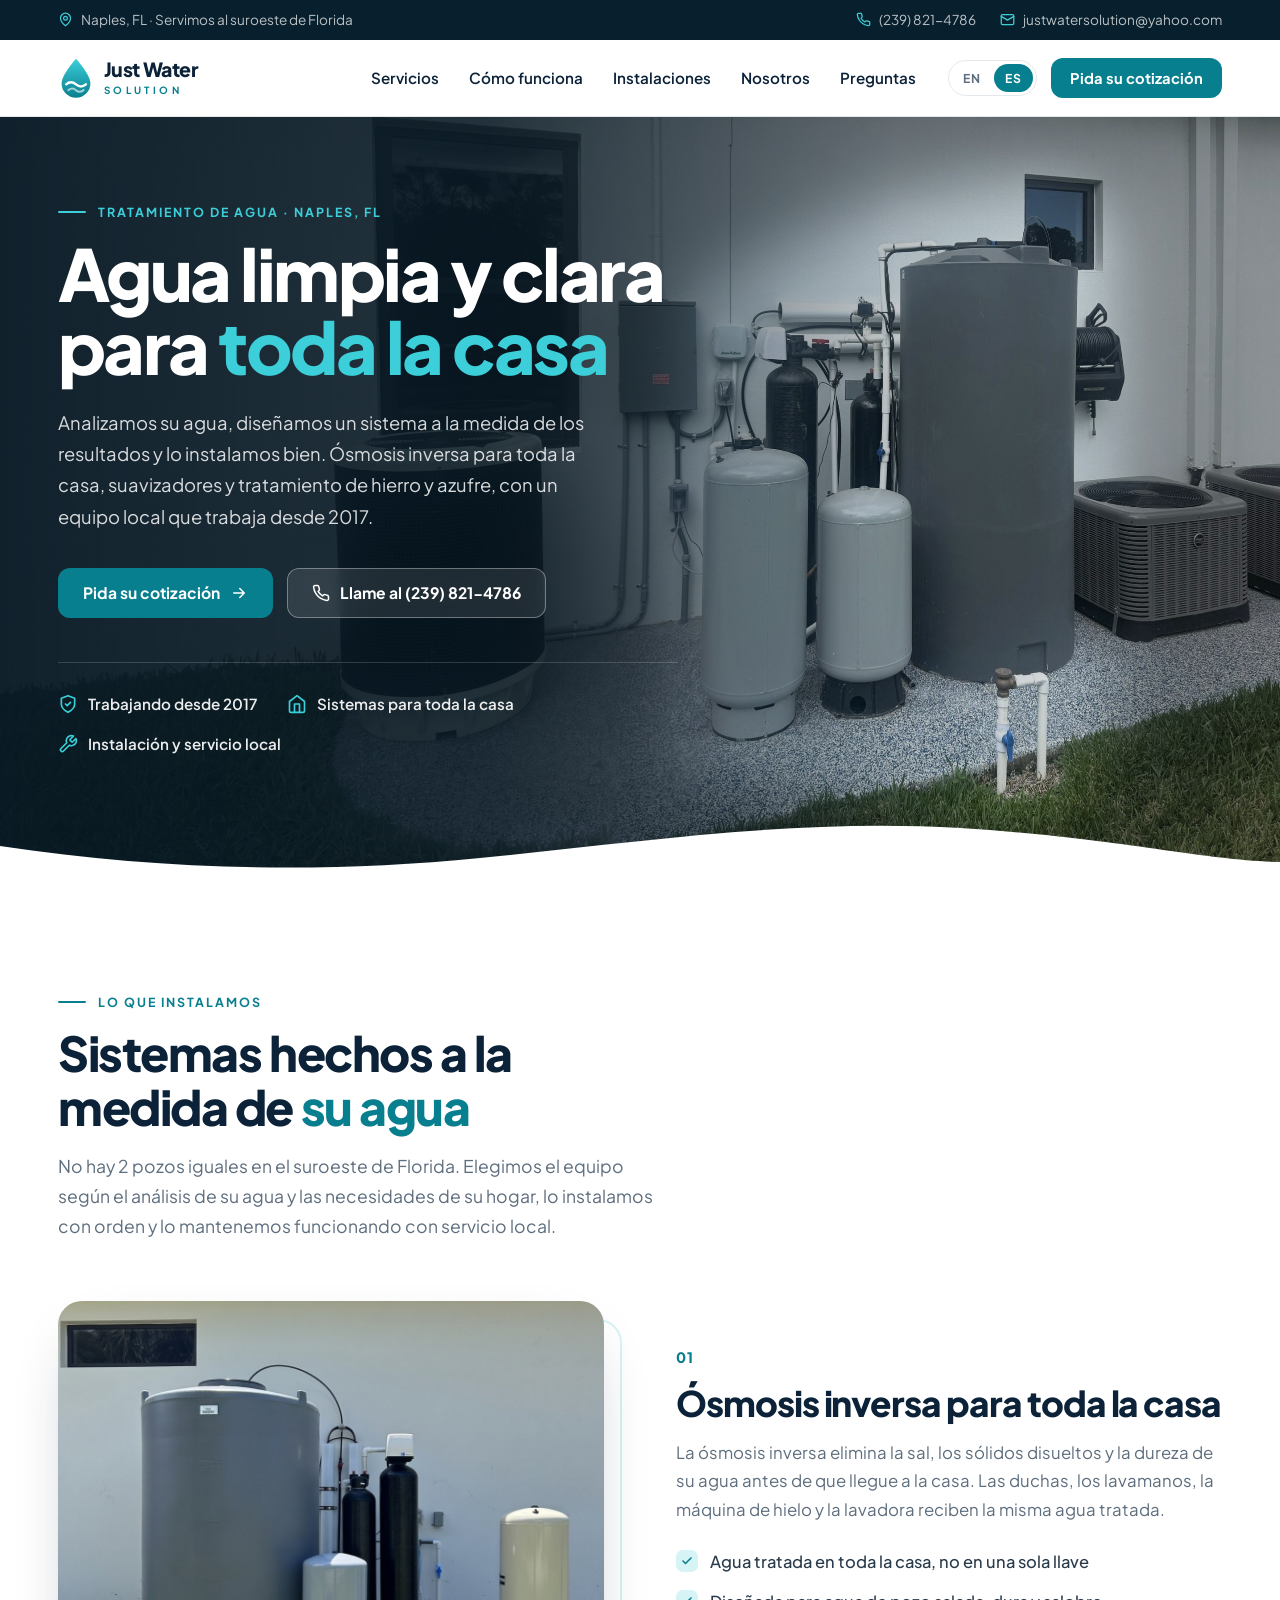
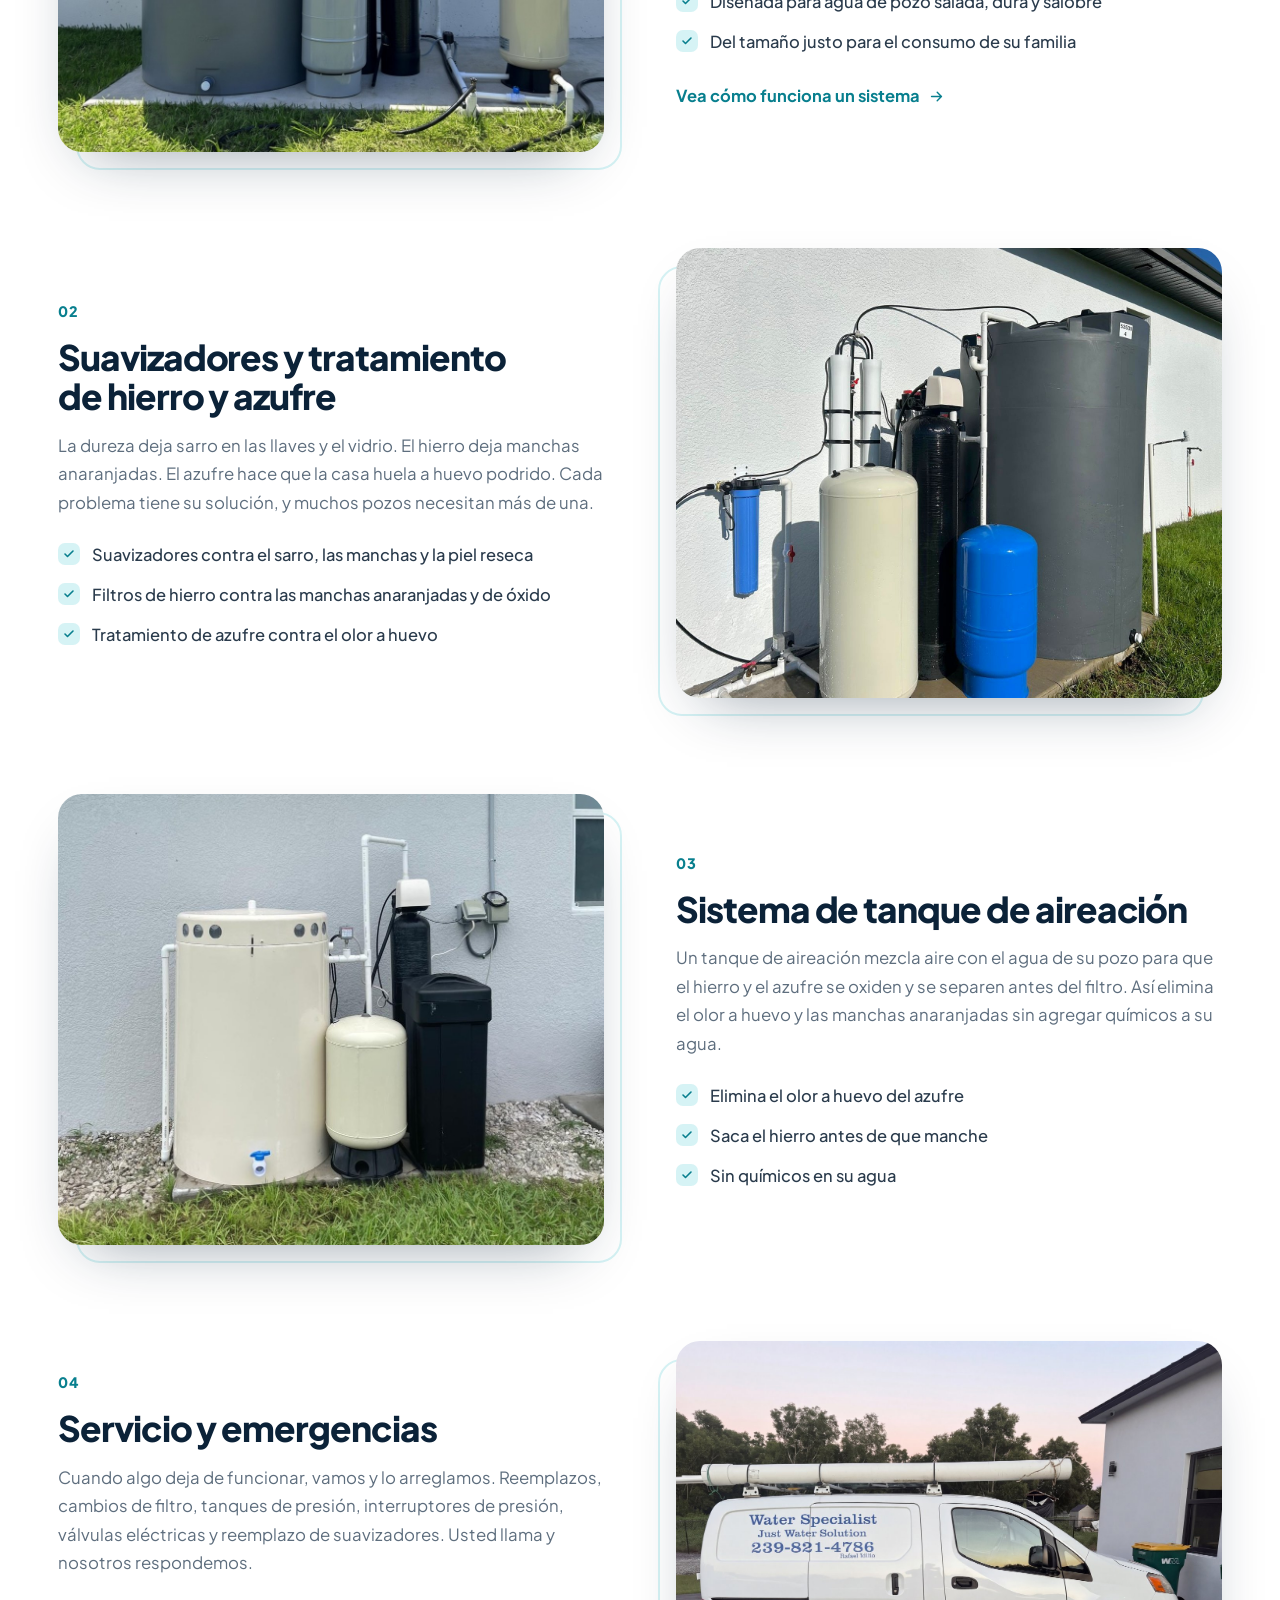
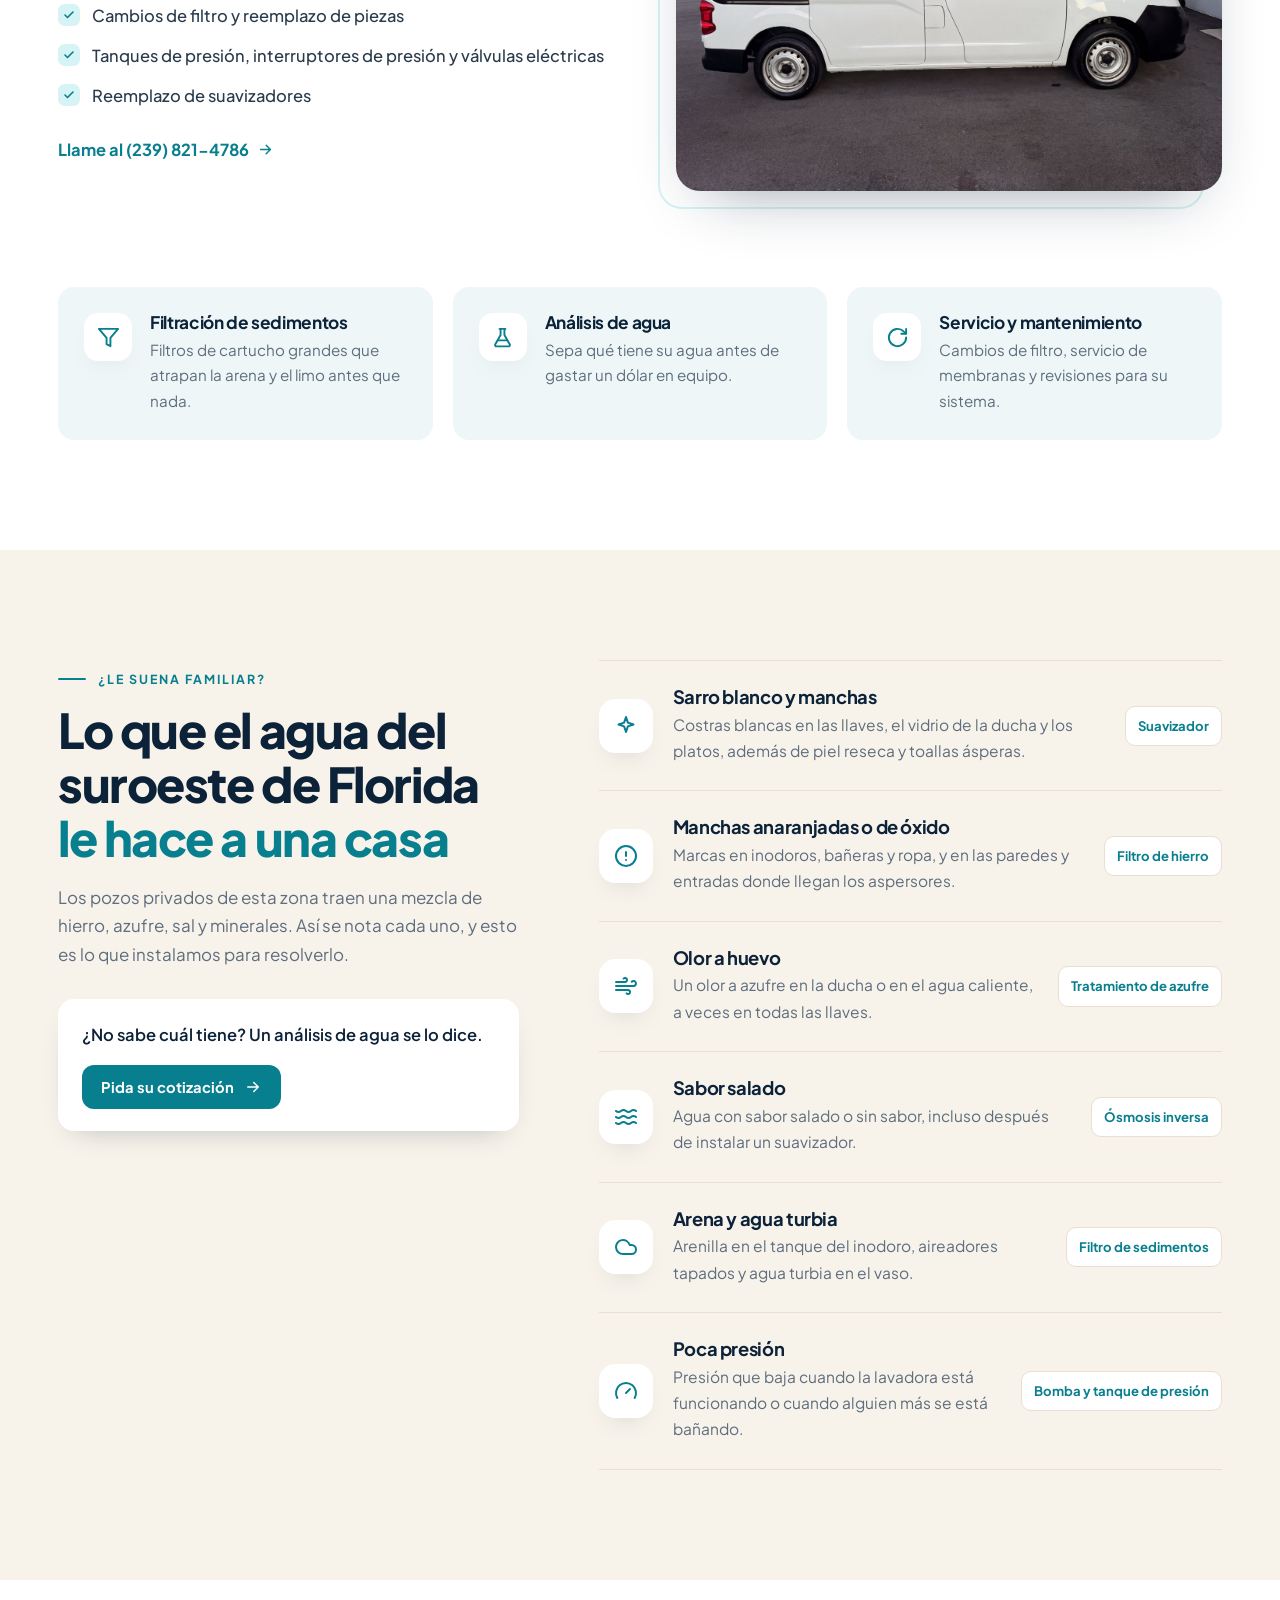
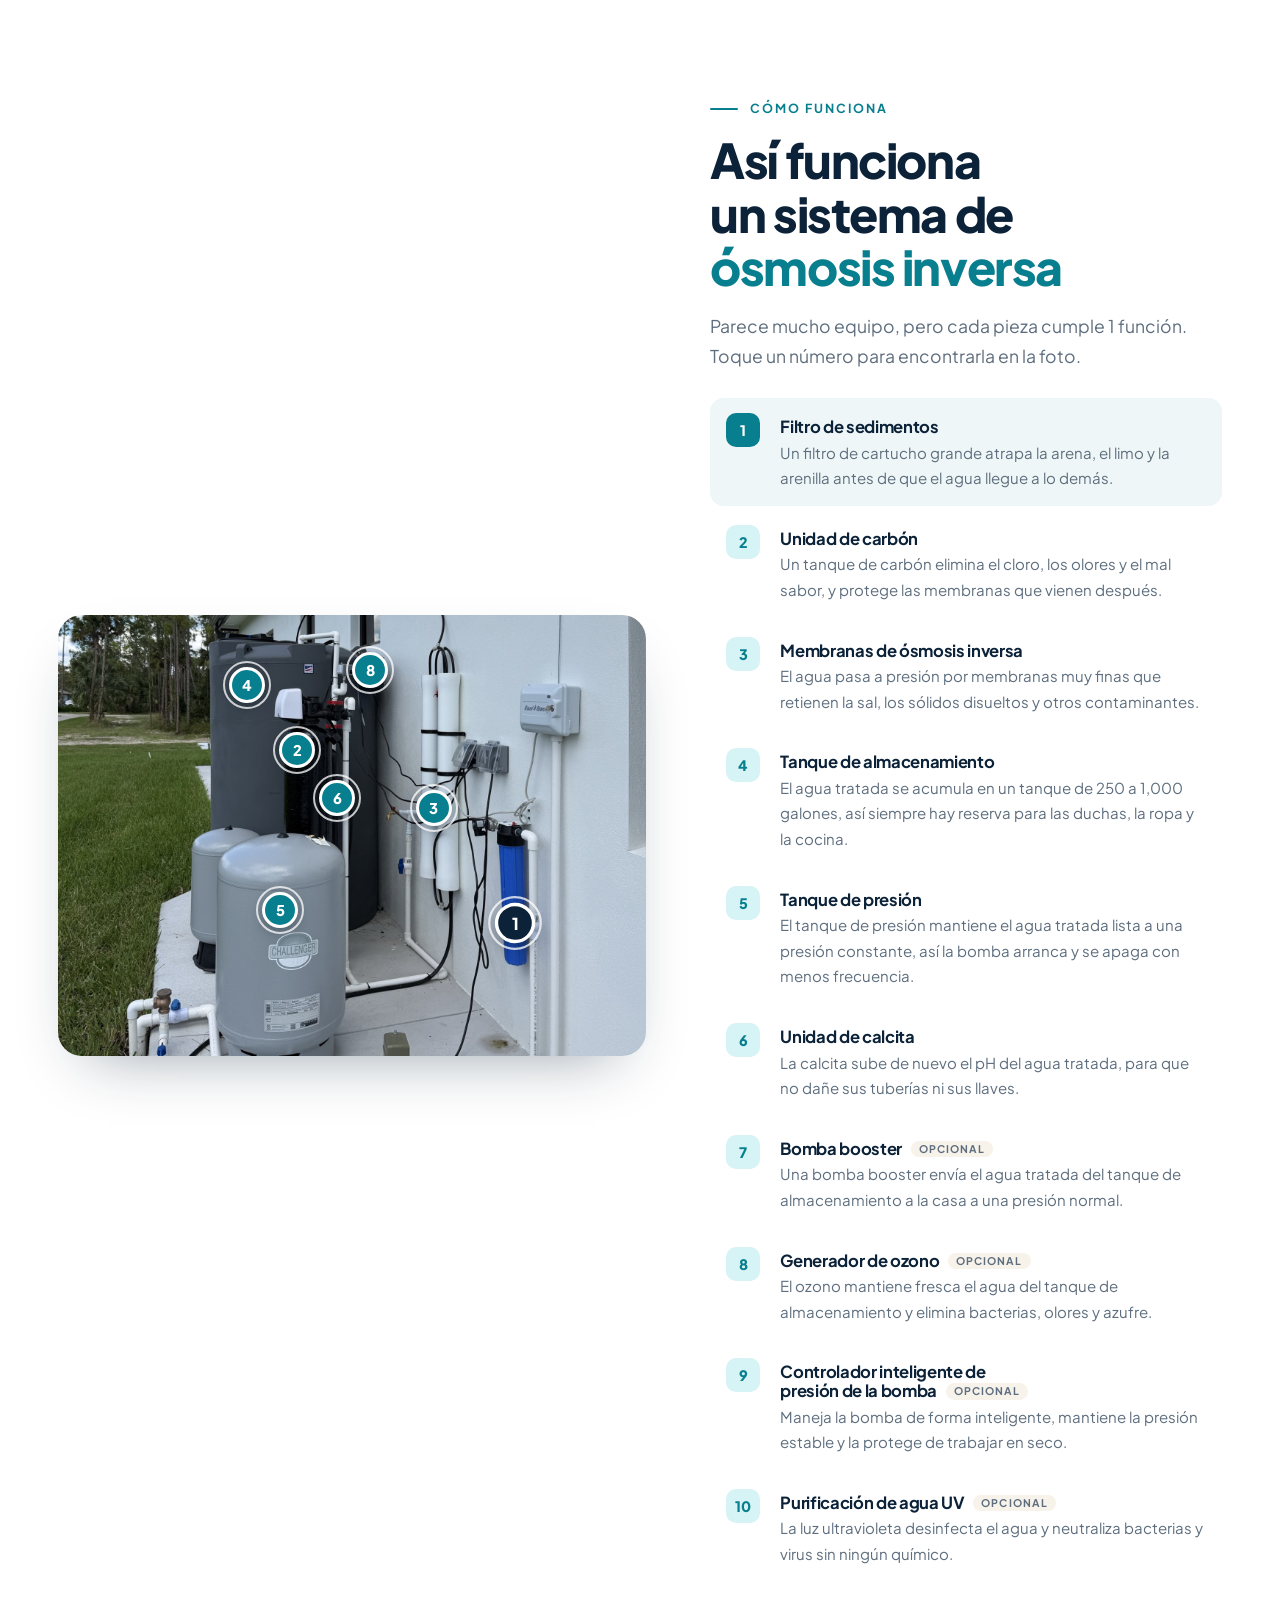
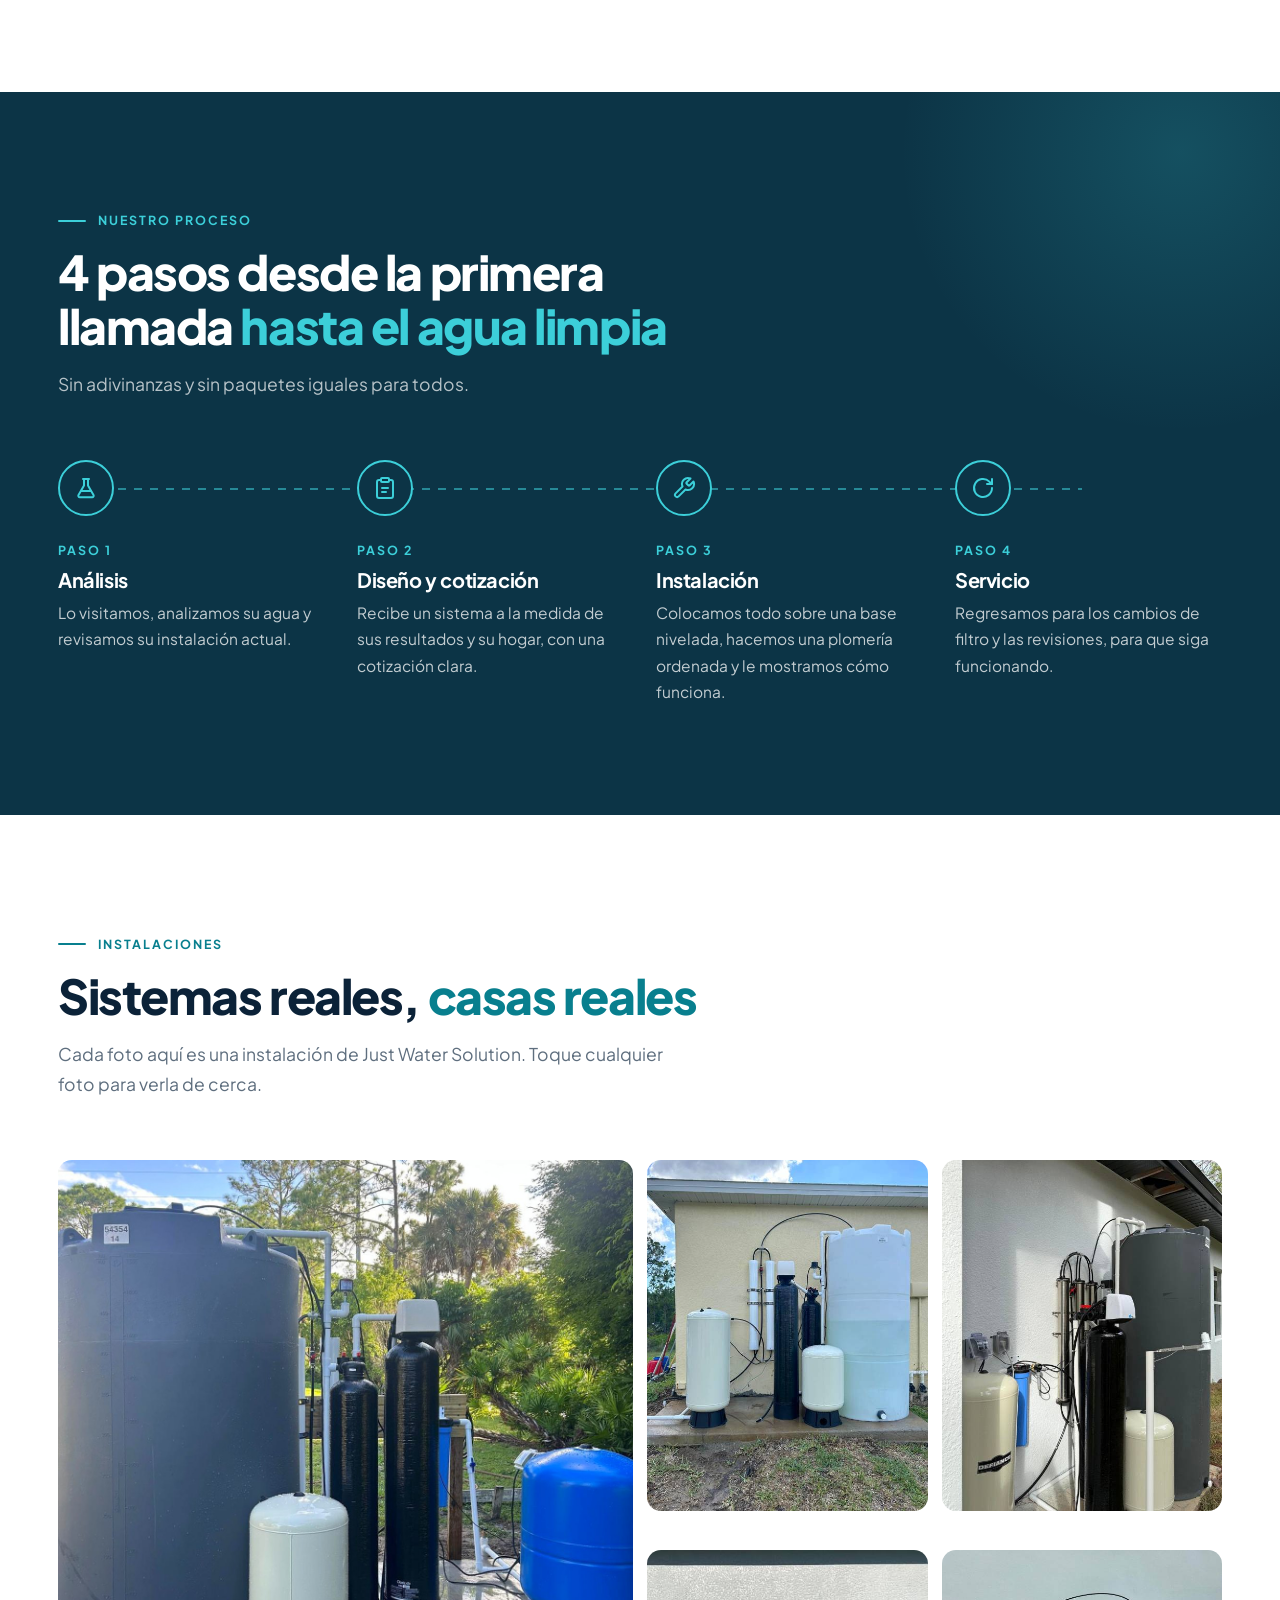
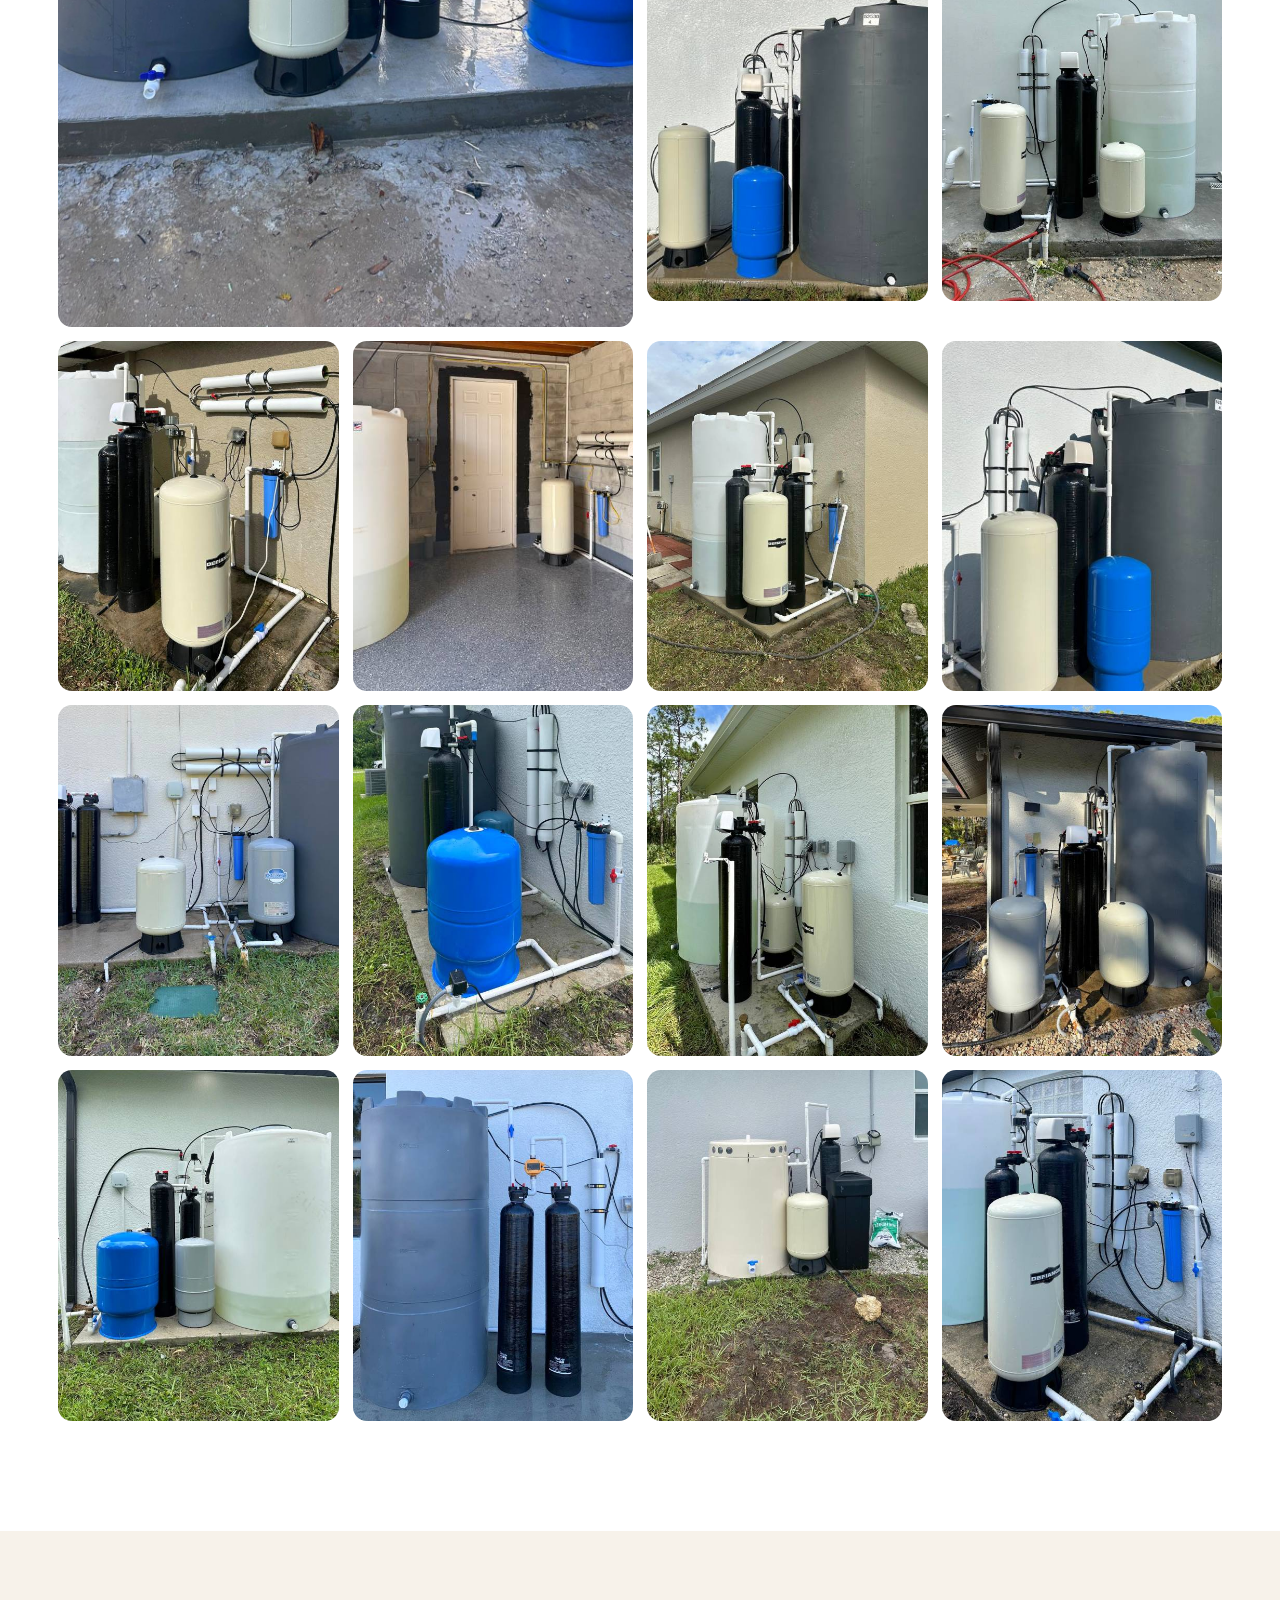
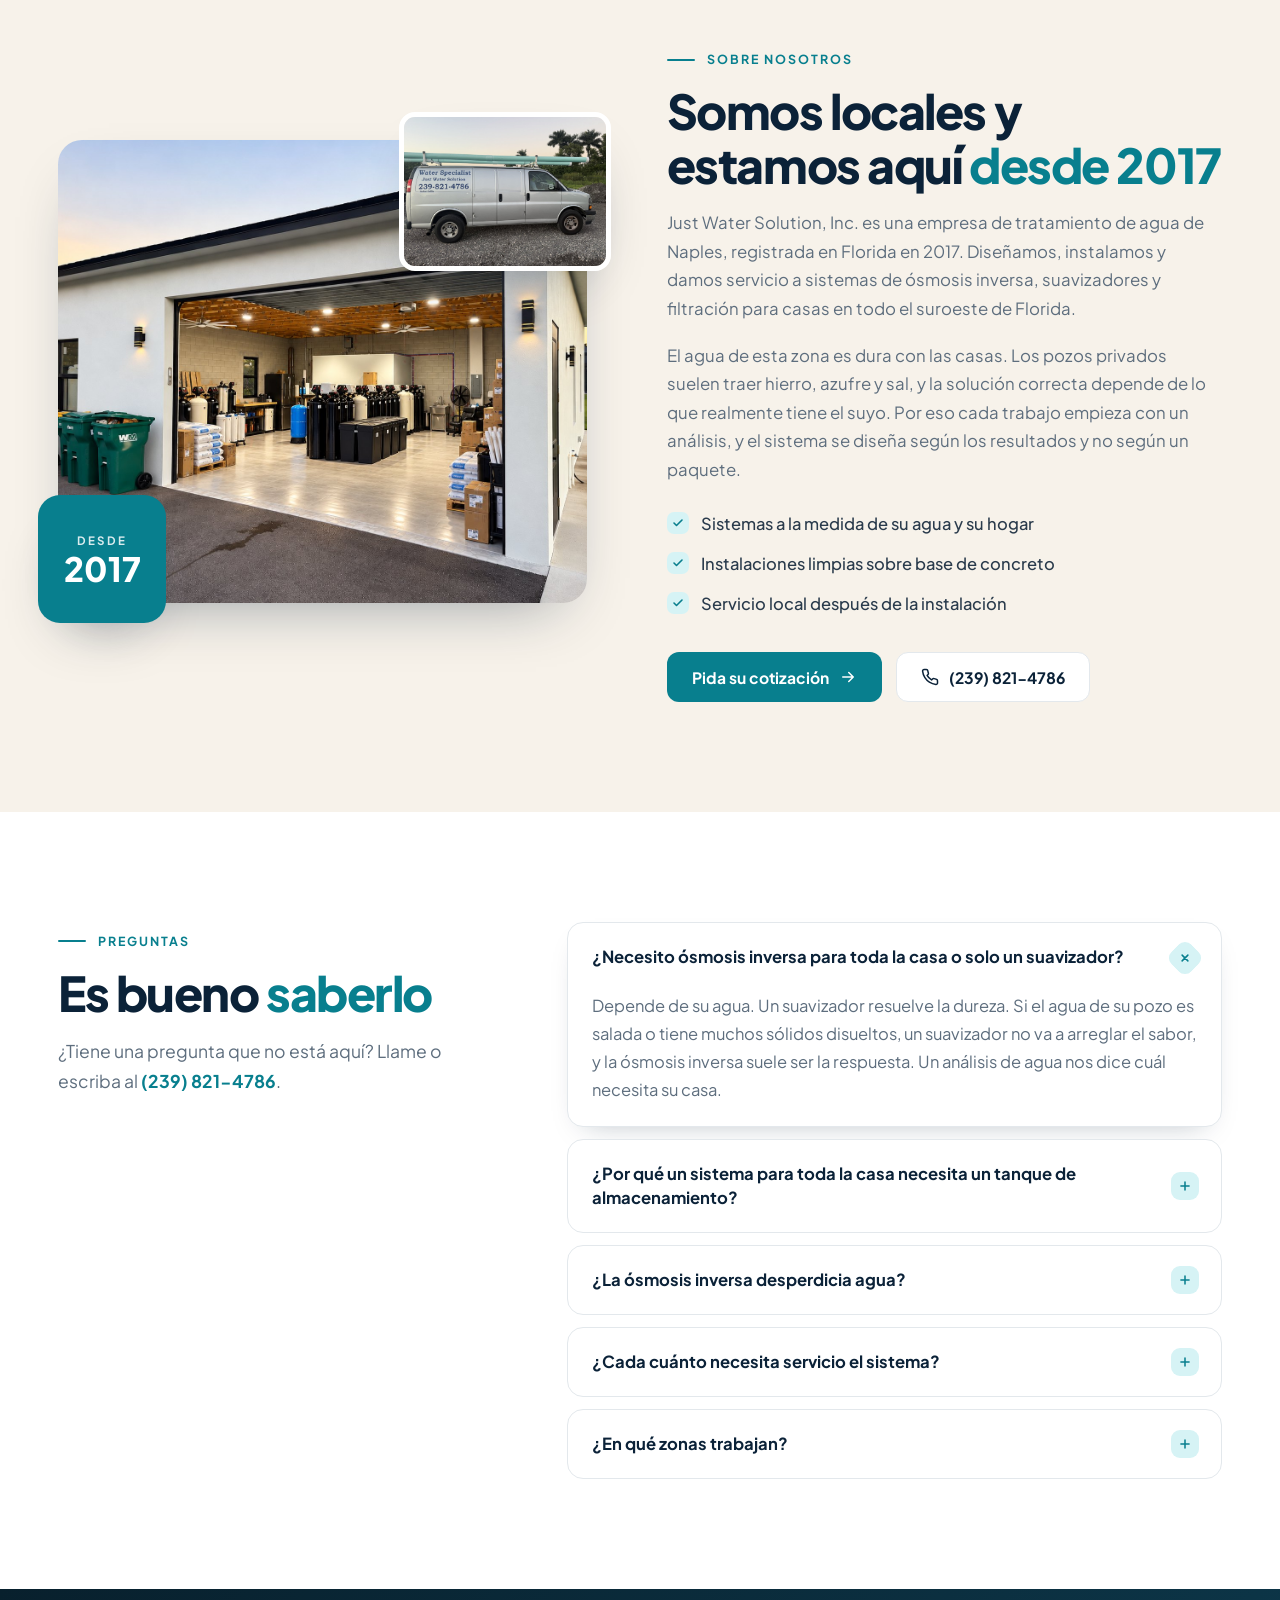
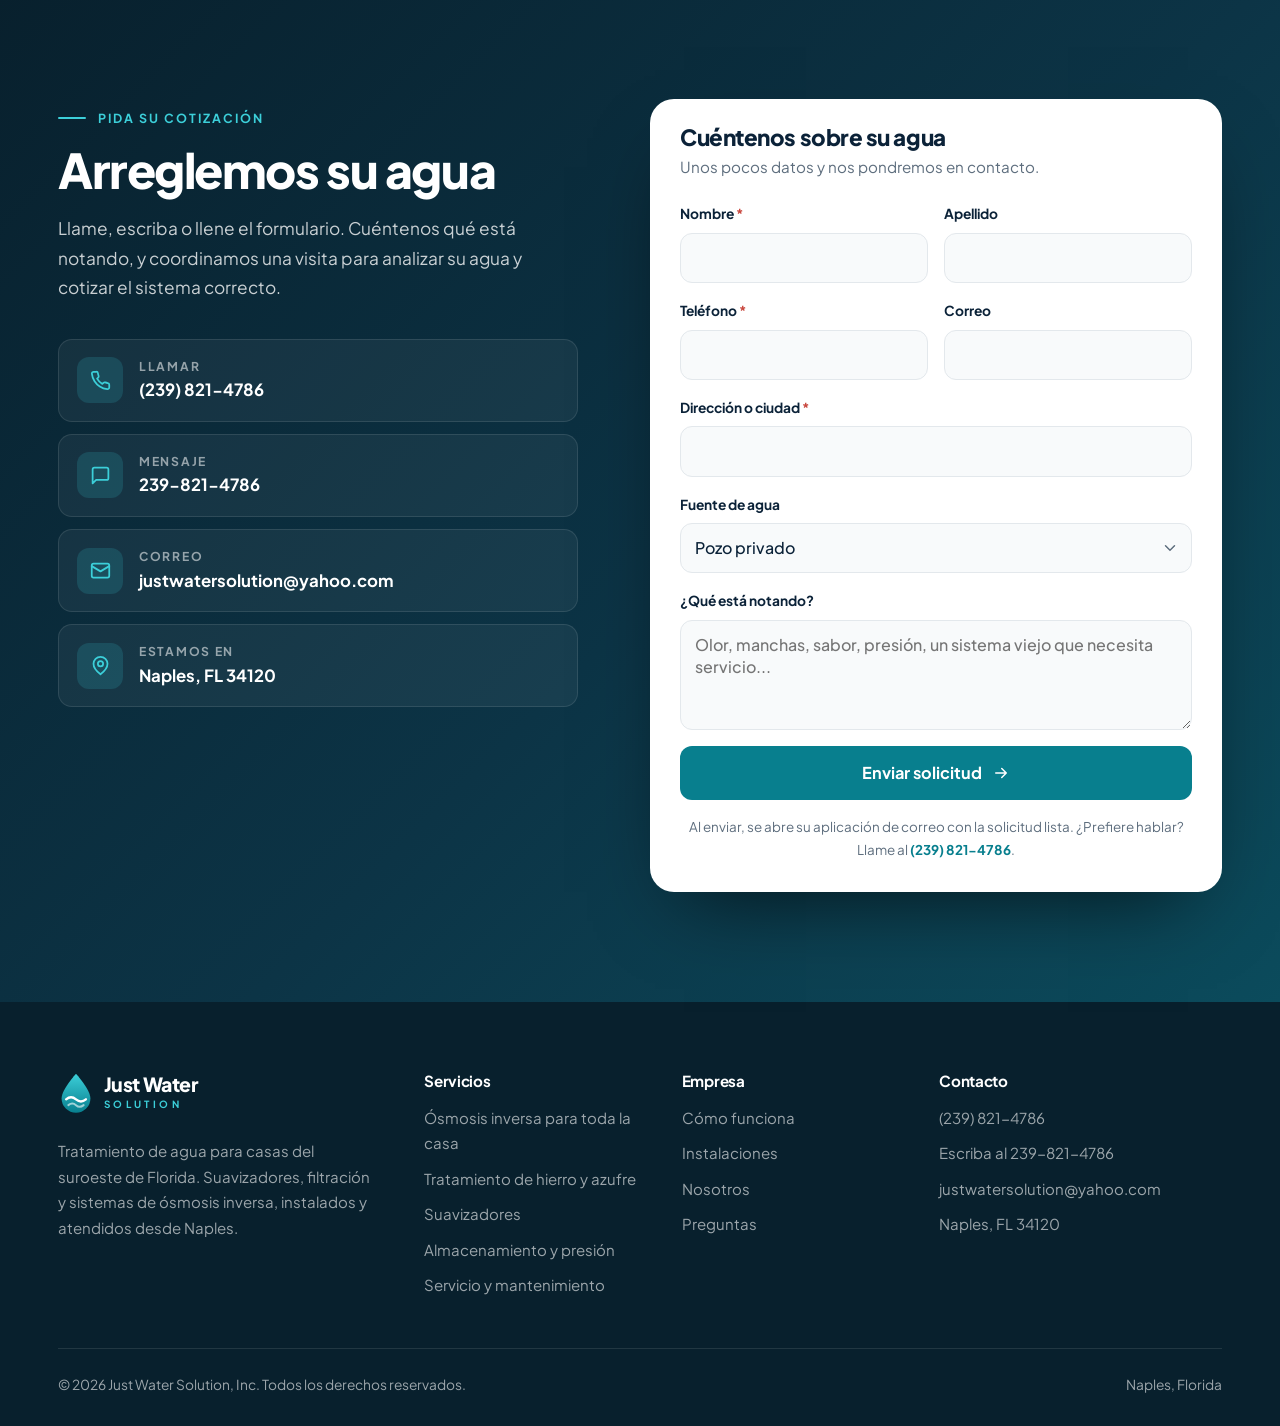
<file: es/index.html>
<!doctype html>
<html lang="es">
<head>
  <meta charset="utf-8">
  <meta name="viewport" content="width=device-width, initial-scale=1">
  <title>Just Water Solution | Tratamiento de agua en Naples, FL</title>
  <meta name="description" content="Ósmosis inversa para toda la casa, suavizadores de agua y tratamiento de hierro y azufre para casas del suroeste de Florida. Just Water Solution, Naples, FL. Llame al (239) 821-4786.">
  <meta name="theme-color" content="#0c3446">
  <meta property="og:type" content="website">
  <meta property="og:title" content="Just Water Solution | Tratamiento de agua en Naples, FL">
  <meta property="og:description" content="Agua limpia y clara para toda la casa. Analizada, diseñada e instalada por un equipo de Naples desde 2017.">
  <meta property="og:url" content="https://justwatersolution.com/es/">
  <meta property="og:image" content="https://justwatersolution.com/img/hero-system-spotlight.jpg">
  <link rel="canonical" href="https://justwatersolution.com/es/">
  <link rel="alternate" hreflang="en" href="https://justwatersolution.com/">
  <link rel="alternate" hreflang="es" href="https://justwatersolution.com/es/">
  <link rel="alternate" hreflang="x-default" href="https://justwatersolution.com/">
  <link rel="icon" href="data:image/svg+xml,%3Csvg xmlns='http://www.w3.org/2000/svg' viewBox='0 0 40 46'%3E%3Cpath d='M20 1.5S4 19 4 29a16 16 0 0 0 32 0C36 19 20 1.5 20 1.5Z' fill='%23087f8e'/%3E%3Cpath d='M9 30c3.5-3 7.5-3 11 0s7.5 3 11 0' stroke='%23fff' stroke-width='3' fill='none' stroke-linecap='round'/%3E%3C/svg%3E">
  <link rel="preconnect" href="https://fonts.googleapis.com">
  <link rel="preconnect" href="https://fonts.gstatic.com" crossorigin>
  <link href="https://fonts.googleapis.com/css2?family=Plus+Jakarta+Sans:wght@400;500;600;700;800&display=swap" rel="stylesheet">
  <link rel="stylesheet" href="../assets/styles.css?v=11">
  <script>document.documentElement.classList.add('js');try{if(localStorage.getItem('jws-lang')==='en')location.replace('../'+location.hash)}catch(e){}</script>
  <script type="application/ld+json">
  {
    "@context": "https://schema.org",
    "@type": "LocalBusiness",
    "name": "Just Water Solution, Inc.",
    "description": "Ósmosis inversa para toda la casa, suavizadores de agua y tratamiento de hierro y azufre para casas del suroeste de Florida.",
    "telephone": "+1-239-821-4786",
    "email": "justwatersolution@yahoo.com",
    "foundingDate": "2017",
    "image": "../img/hero-system-spotlight.jpg",
    "address": {
      "@type": "PostalAddress",
      "addressLocality": "Naples",
      "addressRegion": "FL",
      "postalCode": "34120",
      "addressCountry": "US"
    },
    "areaServed": "Suroeste de Florida"
  }
  </script>
</head>
<body>

<!-- Icon sprite -->
<svg width="0" height="0" style="position:absolute" aria-hidden="true">
  <defs>
    <linearGradient id="drop-grad" x1="0" y1="0" x2="0" y2="1">
      <stop offset="0" stop-color="#3ccfd9"/>
      <stop offset="1" stop-color="#087f8e"/>
    </linearGradient>
  </defs>
  <symbol id="logo" viewBox="0 0 40 46">
    <path d="M20 1.5S4 19 4 29a16 16 0 0 0 32 0C36 19 20 1.5 20 1.5Z" fill="url(#drop-grad)"/>
    <path d="M9 30c3.5-3 7.5-3 11 0s7.5 3 11 0" stroke="#fff" stroke-width="2.6" fill="none" stroke-linecap="round"/>
    <path d="M11.5 36.5c2.8-2.2 6-2.2 8.5 0s5.7 2.2 8.5 0" stroke="#fff" stroke-opacity=".6" stroke-width="2.2" fill="none" stroke-linecap="round"/>
  </symbol>
  <symbol id="i-phone" viewBox="0 0 24 24"><path fill="none" stroke="currentColor" stroke-width="2" stroke-linecap="round" stroke-linejoin="round" d="M22 16.92v3a2 2 0 0 1-2.18 2 19.8 19.8 0 0 1-8.63-3.07 19.5 19.5 0 0 1-6-6A19.8 19.8 0 0 1 2.12 4.18 2 2 0 0 1 4.11 2h3a2 2 0 0 1 2 1.72c.13.96.36 1.9.7 2.81a2 2 0 0 1-.45 2.11L8.09 9.91a16 16 0 0 0 6 6l1.27-1.27a2 2 0 0 1 2.11-.45c.91.34 1.85.57 2.81.7A2 2 0 0 1 22 16.92z"/></symbol>
  <symbol id="i-drop" viewBox="0 0 24 24"><path fill="none" stroke="currentColor" stroke-width="2" stroke-linecap="round" stroke-linejoin="round" d="M12 2.7 17.7 8.4a8 8 0 1 1-11.3 0z"/></symbol>
  <symbol id="i-arrow" viewBox="0 0 24 24"><path fill="none" stroke="currentColor" stroke-width="2" stroke-linecap="round" stroke-linejoin="round" d="M5 12h14M13 6l6 6-6 6"/></symbol>
  <symbol id="i-mail" viewBox="0 0 24 24"><g fill="none" stroke="currentColor" stroke-width="2" stroke-linecap="round" stroke-linejoin="round"><rect x="2" y="4" width="20" height="16" rx="2"/><path d="m22 7-10 6L2 7"/></g></symbol>
  <symbol id="i-msg" viewBox="0 0 24 24"><path fill="none" stroke="currentColor" stroke-width="2" stroke-linecap="round" stroke-linejoin="round" d="M21 15a2 2 0 0 1-2 2H7l-4 4V5a2 2 0 0 1 2-2h14a2 2 0 0 1 2 2z"/></symbol>
  <symbol id="i-pin" viewBox="0 0 24 24"><g fill="none" stroke="currentColor" stroke-width="2" stroke-linecap="round" stroke-linejoin="round"><path d="M20 10c0 6-8 12-8 12s-8-6-8-12a8 8 0 0 1 16 0Z"/><circle cx="12" cy="10" r="3"/></g></symbol>
  <symbol id="i-menu" viewBox="0 0 24 24"><path fill="none" stroke="currentColor" stroke-width="2" stroke-linecap="round" d="M4 6h16M4 12h16M4 18h16"/></symbol>
  <symbol id="i-x" viewBox="0 0 24 24"><path fill="none" stroke="currentColor" stroke-width="2" stroke-linecap="round" d="M18 6 6 18M6 6l12 12"/></symbol>
  <symbol id="i-left" viewBox="0 0 24 24"><path fill="none" stroke="currentColor" stroke-width="2" stroke-linecap="round" stroke-linejoin="round" d="m15 18-6-6 6-6"/></symbol>
  <symbol id="i-right" viewBox="0 0 24 24"><path fill="none" stroke="currentColor" stroke-width="2" stroke-linecap="round" stroke-linejoin="round" d="m9 18 6-6-6-6"/></symbol>
  <symbol id="i-shield" viewBox="0 0 24 24"><g fill="none" stroke="currentColor" stroke-width="2" stroke-linecap="round" stroke-linejoin="round"><path d="M12 22s8-4 8-10V5l-8-3-8 3v7c0 6 8 10 8 10z"/><path d="m9 12 2 2 4-4"/></g></symbol>
  <symbol id="i-home" viewBox="0 0 24 24"><g fill="none" stroke="currentColor" stroke-width="2" stroke-linecap="round" stroke-linejoin="round"><path d="m3 9 9-7 9 7v11a2 2 0 0 1-2 2H5a2 2 0 0 1-2-2z"/><path d="M9 22V12h6v10"/></g></symbol>
  <symbol id="i-wrench" viewBox="0 0 24 24"><path fill="none" stroke="currentColor" stroke-width="2" stroke-linecap="round" stroke-linejoin="round" d="M14.7 6.3a1 1 0 0 0 0 1.4l1.6 1.6a1 1 0 0 0 1.4 0l3.77-3.77a6 6 0 0 1-7.94 7.94l-6.91 6.91a2.12 2.12 0 0 1-3-3l6.91-6.91a6 6 0 0 1 7.94-7.94l-3.76 3.76z"/></symbol>
  <symbol id="i-refresh" viewBox="0 0 24 24"><g fill="none" stroke="currentColor" stroke-width="2" stroke-linecap="round" stroke-linejoin="round"><path d="M21 12a9 9 0 1 1-2.64-6.36L21 8"/><path d="M21 3v5h-5"/></g></symbol>
  <symbol id="i-flask" viewBox="0 0 24 24"><g fill="none" stroke="currentColor" stroke-width="2" stroke-linecap="round" stroke-linejoin="round"><path d="M9 3h6"/><path d="M10 3v6.5L4.5 19a1.5 1.5 0 0 0 1.3 2.25h12.4A1.5 1.5 0 0 0 19.5 19L14 9.5V3"/><path d="M7 15h10"/></g></symbol>
  <symbol id="i-sparkle" viewBox="0 0 24 24"><path fill="none" stroke="currentColor" stroke-width="2" stroke-linecap="round" stroke-linejoin="round" d="M12 3l1.9 5.6L19.5 10.5l-5.6 1.9L12 18l-1.9-5.6L4.5 10.5l5.6-1.9z"/></symbol>
  <symbol id="i-filter" viewBox="0 0 24 24"><path fill="none" stroke="currentColor" stroke-width="2" stroke-linecap="round" stroke-linejoin="round" d="M22 3H2l8 9.46V19l4 2v-8.54L22 3z"/></symbol>
  <symbol id="i-gauge" viewBox="0 0 24 24"><g fill="none" stroke="currentColor" stroke-width="2" stroke-linecap="round" stroke-linejoin="round"><path d="m12 14 4-4"/><path d="M3.34 19a10 10 0 1 1 17.32 0"/></g></symbol>
  <symbol id="i-wind" viewBox="0 0 24 24"><path fill="none" stroke="currentColor" stroke-width="2" stroke-linecap="round" stroke-linejoin="round" d="M9.59 4.59A2 2 0 1 1 11 8H2m10.59 11.41A2 2 0 1 0 14 16H2m15.73-8.27A2.5 2.5 0 1 1 19.5 12H2"/></symbol>
  <symbol id="i-alert" viewBox="0 0 24 24"><g fill="none" stroke="currentColor" stroke-width="2" stroke-linecap="round" stroke-linejoin="round"><circle cx="12" cy="12" r="10"/><path d="M12 8v4M12 16h.01"/></g></symbol>
  <symbol id="i-waves" viewBox="0 0 24 24"><path fill="none" stroke="currentColor" stroke-width="2" stroke-linecap="round" stroke-linejoin="round" d="M2 6c.6.5 1.2 1 2.5 1C7 7 7 5 9.5 5c2.6 0 2.4 2 5 2 2.5 0 2.5-2 5-2 1.3 0 1.9.5 2.5 1M2 12c.6.5 1.2 1 2.5 1 2.5 0 2.5-2 5-2 2.6 0 2.4 2 5 2 2.5 0 2.5-2 5-2 1.3 0 1.9.5 2.5 1M2 18c.6.5 1.2 1 2.5 1 2.5 0 2.5-2 5-2 2.6 0 2.4 2 5 2 2.5 0 2.5-2 5-2 1.3 0 1.9.5 2.5 1"/></symbol>
  <symbol id="i-cloud" viewBox="0 0 24 24"><path fill="none" stroke="currentColor" stroke-width="2" stroke-linecap="round" stroke-linejoin="round" d="M17.5 19H9a7 7 0 1 1 6.71-9h1.79a4.5 4.5 0 1 1 0 9Z"/></symbol>
  <symbol id="i-clipboard" viewBox="0 0 24 24"><g fill="none" stroke="currentColor" stroke-width="2" stroke-linecap="round" stroke-linejoin="round"><rect x="8" y="2" width="8" height="4" rx="1"/><path d="M16 4h2a2 2 0 0 1 2 2v14a2 2 0 0 1-2 2H6a2 2 0 0 1-2-2V6a2 2 0 0 1 2-2h2"/><path d="M9 12h6M9 16h4"/></g></symbol>
</svg>

<!-- Utility bar -->
<div class="utility">
  <div class="container">
    <span><svg><use href="#i-pin"/></svg>Naples, FL · Servimos al suroeste de Florida</span>
    <div class="utility-links hide-md">
      <a href="tel:+12398214786"><svg><use href="#i-phone"/></svg>(239) 821-4786</a>
      <a href="mailto:justwatersolution@yahoo.com"><svg><use href="#i-mail"/></svg>justwatersolution@yahoo.com</a>
    </div>
  </div>
</div>

<!-- Header -->
<header class="header" id="top">
  <div class="container">
    <a class="logo" href="#top" aria-label="Just Water Solution, inicio">
      <svg aria-hidden="true"><use href="#logo"/></svg>
      <span class="logo-text"><b>Just Water</b><small>SOLUTION</small></span>
    </a>
    <nav class="nav" aria-label="Principal">
      <a href="#services">Servicios</a>
      <a href="#how">Cómo funciona</a>
      <a href="#work">Instalaciones</a>
      <a href="#about">Nosotros</a>
      <a href="#faq">Preguntas</a>
    </nav>
    <div class="lang" role="group" aria-label="Idioma"><a href="../" hreflang="en" lang="en" data-lang="en">EN</a><a href="./" class="is-active" aria-current="true" hreflang="es" lang="es" data-lang="es">ES</a></div>
    <div class="header-cta">
      <a class="btn btn--teal btn--sm" href="#contact">Pida su cotización</a>
    </div>
    <button class="menu-btn" type="button" aria-expanded="false" aria-controls="mobile-nav" aria-label="Abrir menú">
      <svg><use href="#i-menu"/></svg>
    </button>
  </div>
  <nav class="mobile-nav" id="mobile-nav" aria-label="Móvil">
    <a href="#services">Servicios</a>
    <a href="#how">Cómo funciona</a>
    <a href="#work">Instalaciones</a>
    <a href="#about">Nosotros</a>
    <a href="#faq">Preguntas</a>
    <a class="btn btn--teal" href="#contact">Pida su cotización</a>
  </nav>
</header>

<main>

<!-- Hero -->
<section class="hero">
  <img class="hero-bg" src="../img/hero-system-spotlight.jpg" alt="Sistema de tratamiento de agua para toda la casa con un tanque de almacenamiento gris, tanques de filtro y 2 tanques de presión al lado de una casa blanca en Florida" width="2880" height="1511" fetchpriority="high">
  <div class="container">
    <div class="hero-copy">
      <span class="label">Tratamiento de agua · Naples, FL</span>
      <h1>Agua limpia y clara para <span>toda la casa</span></h1>
      <p class="hero-lead">Analizamos su agua, diseñamos un sistema a la medida de los resultados y lo instalamos bien. Ósmosis inversa para toda la casa, suavizadores y tratamiento de hierro y azufre, con un equipo local que trabaja desde 2017.</p>
      <div class="hero-actions">
        <a class="btn btn--teal" href="#contact">Pida su cotización<svg><use href="#i-arrow"/></svg></a>
        <a class="btn btn--glass" href="tel:+12398214786"><svg><use href="#i-phone"/></svg>Llame al (239) 821-4786</a>
      </div>
      <ul class="hero-facts">
        <li><svg><use href="#i-shield"/></svg>Trabajando desde 2017</li>
        <li><svg><use href="#i-home"/></svg>Sistemas para toda la casa</li>
        <li><svg><use href="#i-wrench"/></svg>Instalación y servicio local</li>
      </ul>
    </div>
  </div>
  <svg class="hero-wave" viewBox="0 0 1440 56" preserveAspectRatio="none" aria-hidden="true"><path d="M0 28C180 52 360 56 540 40S900 0 1080 10s270 32 360 34V56H0Z" fill="#fff"/></svg>
</section>

<!-- Services -->
<section class="section" id="services">
  <div class="container">
    <div class="head reveal">
      <span class="label">Lo que instalamos</span>
      <h2 class="h2">Sistemas hechos a la medida de <span class="hl">su agua</span></h2>
      <p class="lead">No hay 2 pozos iguales en el suroeste de Florida. Elegimos el equipo según el análisis de su agua y las necesidades de su hogar, lo instalamos con orden y lo mantenemos funcionando con servicio local.</p>
    </div>

    <div class="features">
      <article class="feature">
        <div class="feature-media reveal"><img src="../img/install-gray-tank-slab.jpg" alt="Sistema de ósmosis inversa para toda la casa con un tanque de almacenamiento gris, 2 portamembranas, tanques de filtro y tanques de presión sobre una base de concreto" loading="lazy" width="1142" height="942" style="object-position:50% 50%"></div>
        <div class="feature-copy reveal">
          <span class="feature-num">01</span>
          <h3>Ósmosis inversa para toda la casa</h3>
          <p>La ósmosis inversa elimina la sal, los sólidos disueltos y la dureza de su agua antes de que llegue a la casa. Las duchas, los lavamanos, la máquina de hielo y la lavadora reciben la misma agua tratada.</p>
          <ul class="ticks">
            <li>Agua tratada en toda la casa, no en una sola llave</li>
            <li>Diseñada para agua de pozo salada, dura y salobre</li>
            <li>Del tamaño justo para el consumo de su familia</li>
          </ul>
          <a class="text-link" href="#how">Vea cómo funciona un sistema<svg><use href="#i-arrow"/></svg></a>
        </div>
      </article>

      <article class="feature">
        <div class="feature-media reveal"><img src="../img/install-angled-wide.jpg" alt="Un sistema completo para toda la casa: filtro de sedimentos, portamembranas, tanque de filtro, tanques de presión y un tanque de almacenamiento" loading="lazy" width="1600" height="1200" style="object-position:50% 50%"></div>
        <div class="feature-copy reveal">
          <span class="feature-num">02</span>
          <h3>Suavizadores y tratamiento de hierro y azufre</h3>
          <p>La dureza deja sarro en las llaves y el vidrio. El hierro deja manchas anaranjadas. El azufre hace que la casa huela a huevo podrido. Cada problema tiene su solución, y muchos pozos necesitan más de una.</p>
          <ul class="ticks">
            <li>Suavizadores contra el sarro, las manchas y la piel reseca</li>
            <li>Filtros de hierro contra las manchas anaranjadas y de óxido</li>
            <li>Tratamiento de azufre contra el olor a huevo</li>
          </ul>
        </div>
      </article>

      <article class="feature">
        <div class="feature-media reveal"><img src="../img/install-aeration-tank.jpg" alt="Sistema de tanque de aireación con un tanque de presión, un tanque de filtro y un tanque de salmuera al lado de una casa" loading="lazy" width="1112" height="917" style="object-position:50% 50%"></div>
        <div class="feature-copy reveal">
          <span class="feature-num">03</span>
          <h3>Sistema de tanque de aireación</h3>
          <p>Un tanque de aireación mezcla aire con el agua de su pozo para que el hierro y el azufre se oxiden y se separen antes del filtro. Así elimina el olor a huevo y las manchas anaranjadas sin agregar químicos a su agua.</p>
          <ul class="ticks">
            <li>Elimina el olor a huevo del azufre</li>
            <li>Saca el hierro antes de que manche</li>
            <li>Sin químicos en su agua</li>
          </ul>
        </div>
      </article>

      <article class="feature">
        <div class="feature-media reveal"><img src="../img/service-van-white.jpg" alt="Van de servicio blanca de Just Water Solution con el nombre de la empresa y el teléfono en el costado" loading="lazy" width="1400" height="1155" style="object-position:50% 50%"></div>
        <div class="feature-copy reveal">
          <span class="feature-num">04</span>
          <h3>Servicio y emergencias</h3>
          <p>Cuando algo deja de funcionar, vamos y lo arreglamos. Reemplazos, cambios de filtro, tanques de presión, interruptores de presión, válvulas eléctricas y reemplazo de suavizadores. Usted llama y nosotros respondemos.</p>
          <ul class="ticks">
            <li>Cambios de filtro y reemplazo de piezas</li>
            <li>Tanques de presión, interruptores de presión y válvulas eléctricas</li>
            <li>Reemplazo de suavizadores</li>
          </ul>
          <a class="text-link" href="tel:+12398214786">Llame al (239) 821-4786<svg><use href="#i-arrow"/></svg></a>
        </div>
      </article>
    </div>

    <div class="also">
      <div class="also-tile reveal"><i><svg><use href="#i-filter"/></svg></i><div><h3>Filtración de sedimentos</h3><p>Filtros de cartucho grandes que atrapan la arena y el limo antes que nada.</p></div></div>
      <div class="also-tile reveal"><i><svg><use href="#i-flask"/></svg></i><div><h3>Análisis de agua</h3><p>Sepa qué tiene su agua antes de gastar un dólar en equipo.</p></div></div>
      <div class="also-tile reveal"><i><svg><use href="#i-refresh"/></svg></i><div><h3>Servicio y mantenimiento</h3><p>Cambios de filtro, servicio de membranas y revisiones para su sistema.</p></div></div>
    </div>
  </div>
</section>

<!-- Symptoms -->
<section class="section bg-sand" id="problems">
  <div class="container symptoms">
    <div class="symptoms-intro reveal">
      <span class="label">¿Le suena familiar?</span>
      <h2 class="h2">Lo que el agua del suroeste de Florida <span class="hl">le hace a una casa</span></h2>
      <p class="lead">Los pozos privados de esta zona traen una mezcla de hierro, azufre, sal y minerales. Así se nota cada uno, y esto es lo que instalamos para resolverlo.</p>
      <div class="symptoms-note">
        <p>¿No sabe cuál tiene? Un análisis de agua se lo dice.</p>
        <a class="btn btn--teal btn--sm" href="#contact">Pida su cotización<svg><use href="#i-arrow"/></svg></a>
      </div>
    </div>

    <div class="symptom-list">
      <div class="symptom reveal">
        <i><svg><use href="#i-sparkle"/></svg></i>
        <div><h3>Sarro blanco y manchas</h3><p>Costras blancas en las llaves, el vidrio de la ducha y los platos, además de piel reseca y toallas ásperas.</p></div>
        <span class="fix-tag">Suavizador</span>
      </div>
      <div class="symptom reveal">
        <i><svg><use href="#i-alert"/></svg></i>
        <div><h3>Manchas anaranjadas o de óxido</h3><p>Marcas en inodoros, bañeras y ropa, y en las paredes y entradas donde llegan los aspersores.</p></div>
        <span class="fix-tag">Filtro de hierro</span>
      </div>
      <div class="symptom reveal">
        <i><svg><use href="#i-wind"/></svg></i>
        <div><h3>Olor a huevo</h3><p>Un olor a azufre en la ducha o en el agua caliente, a veces en todas las llaves.</p></div>
        <span class="fix-tag">Tratamiento de azufre</span>
      </div>
      <div class="symptom reveal">
        <i><svg><use href="#i-waves"/></svg></i>
        <div><h3>Sabor salado</h3><p>Agua con sabor salado o sin sabor, incluso después de instalar un suavizador.</p></div>
        <span class="fix-tag">Ósmosis inversa</span>
      </div>
      <div class="symptom reveal">
        <i><svg><use href="#i-cloud"/></svg></i>
        <div><h3>Arena y agua turbia</h3><p>Arenilla en el tanque del inodoro, aireadores tapados y agua turbia en el vaso.</p></div>
        <span class="fix-tag">Filtro de sedimentos</span>
      </div>
      <div class="symptom reveal">
        <i><svg><use href="#i-gauge"/></svg></i>
        <div><h3>Poca presión</h3><p>Presión que baja cuando la lavadora está funcionando o cuando alguien más se está bañando.</p></div>
        <span class="fix-tag">Bomba y tanque de presión</span>
      </div>
    </div>
  </div>
</section>

<!-- How it works -->
<section class="section" id="how">
  <div class="container how">
    <figure class="diagram reveal">
      <img src="../img/install-ro-challenger.jpg" alt="Un sistema completo de ósmosis inversa para toda la casa: filtro de sedimentos, tanques de carbón y calcita, portamembranas, tanques de presión y un tanque de almacenamiento" loading="lazy" width="1600" height="1200">
      <button class="pin" type="button" data-step="1" style="left:77.6%;top:69.8%" aria-label="Paso 1, filtro de sedimentos">1</button>
      <button class="pin" type="button" data-step="2" style="left:40.7%;top:30.5%" aria-label="Paso 2, unidad de carbón">2</button>
      <button class="pin" type="button" data-step="3" style="left:63.9%;top:43.8%" aria-label="Paso 3, membranas de ósmosis inversa">3</button>
      <button class="pin" type="button" data-step="4" style="left:32.1%;top:15.9%" aria-label="Paso 4, tanque de almacenamiento">4</button>
      <button class="pin" type="button" data-step="5" style="left:37.8%;top:66.8%" aria-label="Paso 5, tanque de presión">5</button>
      <button class="pin" type="button" data-step="6" style="left:47.5%;top:41.5%" aria-label="Paso 6, unidad de calcita">6</button>
      <button class="pin" type="button" data-step="8" style="left:53.1%;top:12.4%" aria-label="Paso 8, generador de ozono">8</button>
    </figure>

    <div class="how-copy reveal">
      <span class="label">Cómo funciona</span>
      <h2 class="h2">Así funciona un sistema de <span class="hl">ósmosis inversa</span></h2>
      <p class="lead">Parece mucho equipo, pero cada pieza cumple 1 función. Toque un número para encontrarla en la foto.</p>
      <ol class="steps">
        <li class="step" data-step="1"><span class="step-num">1</span><div><h3>Filtro de sedimentos</h3><p>Un filtro de cartucho grande atrapa la arena, el limo y la arenilla antes de que el agua llegue a lo demás.</p></div></li>
        <li class="step" data-step="2"><span class="step-num">2</span><div><h3>Unidad de carbón</h3><p>Un tanque de carbón elimina el cloro, los olores y el mal sabor, y protege las membranas que vienen después.</p></div></li>
        <li class="step" data-step="3"><span class="step-num">3</span><div><h3>Membranas de ósmosis inversa</h3><p>El agua pasa a presión por membranas muy finas que retienen la sal, los sólidos disueltos y otros contaminantes.</p></div></li>
        <li class="step" data-step="4"><span class="step-num">4</span><div><h3>Tanque de almacenamiento</h3><p>El agua tratada se acumula en un tanque de 250 a 1,000 galones, así siempre hay reserva para las duchas, la ropa y la cocina.</p></div></li>
        <li class="step" data-step="5"><span class="step-num">5</span><div><h3>Tanque de presión</h3><p>El tanque de presión mantiene el agua tratada lista a una presión constante, así la bomba arranca y se apaga con menos frecuencia.</p></div></li>
        <li class="step" data-step="6"><span class="step-num">6</span><div><h3>Unidad de calcita</h3><p>La calcita sube de nuevo el pH del agua tratada, para que no dañe sus tuberías ni sus llaves.</p></div></li>
        <li class="step" data-step="7"><span class="step-num">7</span><div><h3>Bomba booster <span class="opt">Opcional</span></h3><p>Una bomba booster envía el agua tratada del tanque de almacenamiento a la casa a una presión normal.</p></div></li>
        <li class="step" data-step="8"><span class="step-num">8</span><div><h3>Generador de ozono <span class="opt">Opcional</span></h3><p>El ozono mantiene fresca el agua del tanque de almacenamiento y elimina bacterias, olores y azufre.</p></div></li>
        <li class="step" data-step="9"><span class="step-num">9</span><div><h3>Controlador inteligente de presión de la bomba <span class="opt">Opcional</span></h3><p>Maneja la bomba de forma inteligente, mantiene la presión estable y la protege de trabajar en seco.</p></div></li>
        <li class="step" data-step="10"><span class="step-num">10</span><div><h3>Purificación de agua UV <span class="opt">Opcional</span></h3><p>La luz ultravioleta desinfecta el agua y neutraliza bacterias y virus sin ningún químico.</p></div></li>
      </ol>
    </div>
  </div>
</section>

<!-- Process -->
<section class="section process" id="process">
  <div class="container">
    <div class="head reveal">
      <span class="label">Nuestro proceso</span>
      <h2 class="h2">4 pasos desde la primera llamada <span class="hl">hasta el agua limpia</span></h2>
      <p class="lead">Sin adivinanzas y sin paquetes iguales para todos.</p>
    </div>
    <ol class="timeline">
      <li class="tl reveal">
        <span class="tl-dot"><svg><use href="#i-flask"/></svg></span>
        <small>Paso 1</small>
        <h3>Análisis</h3>
        <p>Lo visitamos, analizamos su agua y revisamos su instalación actual.</p>
      </li>
      <li class="tl reveal">
        <span class="tl-dot"><svg><use href="#i-clipboard"/></svg></span>
        <small>Paso 2</small>
        <h3>Diseño y cotización</h3>
        <p>Recibe un sistema a la medida de sus resultados y su hogar, con una cotización clara.</p>
      </li>
      <li class="tl reveal">
        <span class="tl-dot"><svg><use href="#i-wrench"/></svg></span>
        <small>Paso 3</small>
        <h3>Instalación</h3>
        <p>Colocamos todo sobre una base nivelada, hacemos una plomería ordenada y le mostramos cómo funciona.</p>
      </li>
      <li class="tl reveal">
        <span class="tl-dot"><svg><use href="#i-refresh"/></svg></span>
        <small>Paso 4</small>
        <h3>Servicio</h3>
        <p>Regresamos para los cambios de filtro y las revisiones, para que siga funcionando.</p>
      </li>
    </ol>
  </div>
</section>

<!-- Gallery -->
<section class="section" id="work">
  <div class="container">
    <div class="head reveal">
      <span class="label">Instalaciones</span>
      <h2 class="h2">Sistemas reales, <span class="hl">casas reales</span></h2>
      <p class="lead">Cada foto aquí es una instalación de Just Water Solution. Toque cualquier foto para verla de cerca.</p>
    </div>
    <div class="gallery reveal">
      <button class="shot" type="button" data-full="../img/install-pad-trees.jpg"><img src="../img/install-pad-trees.jpg" alt="Instalación nueva sobre una base de concreto recién hecha, rodeada de pinos y palmas" loading="lazy" width="1200" height="1600" style="object-position:50% 40%"></button>
      <button class="shot" type="button" data-full="../img/install-yellow-house.jpg"><img src="../img/thumb/install-yellow-house.jpg" alt="Sistema de ósmosis inversa para toda la casa al lado de una casa amarilla" loading="lazy" width="540" height="720"></button>
      <button class="shot" type="button" data-full="../img/install-stainless-defiance.jpg"><img src="../img/thumb/install-stainless-defiance.jpg" alt="Portamembranas de acero inoxidable con un tanque de almacenamiento gris" loading="lazy" width="540" height="720"></button>
      <button class="shot" type="button" data-full="../img/install-front-wide.jpg"><img src="../img/thumb/install-front-wide.jpg" alt="Tanque de almacenamiento gris con tanques de filtro y de presión contra una pared blanca" loading="lazy" width="720" height="540"></button>
      <button class="shot" type="button" data-full="../img/install-white-tank-front.jpg"><img src="../img/thumb/install-white-tank-front.jpg" alt="Sistema para toda la casa con un tanque de almacenamiento blanco y 2 portamembranas" loading="lazy" width="540" height="720"></button>
      <button class="shot" type="button" data-full="../img/install-horizontal-membranes.jpg"><img src="../img/thumb/install-horizontal-membranes.jpg" alt="Portamembranas horizontales en la pared con un tanque de presión y tanques de filtro" loading="lazy" width="540" height="720"></button>
      <button class="shot" type="button" data-full="../img/install-utility-room.jpg"><img src="../img/thumb/install-utility-room.jpg" alt="Instalación interior en un cuarto de servicio con piso epóxico" loading="lazy" width="720" height="540"></button>
      <button class="shot" type="button" data-full="../img/install-corner.jpg"><img src="../img/thumb/install-corner.jpg" alt="Sistema de tratamiento de agua en la esquina de una casa" loading="lazy" width="540" height="720"></button>
      <button class="shot" type="button" data-full="../img/install-angled-wide.jpg"><img src="../img/thumb/install-angled-wide.jpg" alt="Sistema completo de ósmosis inversa al lado de una casa blanca" loading="lazy" width="720" height="540"></button>
      <button class="shot" type="button" data-full="../img/install-horizontal-challenger.jpg"><img src="../img/thumb/install-horizontal-challenger.jpg" alt="Membranas horizontales en la pared con 2 tanques de presión" loading="lazy" width="540" height="720"></button>
      <button class="shot" type="button" data-full="../img/install-side-yard.jpg"><img src="../img/thumb/install-side-yard.jpg" alt="Instalación en el patio lateral con un tanque de presión azul y membranas en la pared" loading="lazy" width="540" height="720"></button>
      <button class="shot" type="button" data-full="../img/install-angled-window.jpg"><img src="../img/thumb/install-angled-window.jpg" alt="Sistema de ósmosis inversa con tanques de filtro debajo de una ventana" loading="lazy" width="540" height="720"></button>
      <button class="shot" type="button" data-full="../img/install-stainless-patio.jpg"><img src="../img/thumb/install-stainless-patio.jpg" alt="Portamembranas de acero inoxidable y tanques de filtro junto a un patio techado" loading="lazy" width="540" height="720"></button>
      <button class="shot" type="button" data-full="../img/install-blue-gray.jpg"><img src="../img/thumb/install-blue-gray.jpg" alt="Tanques de presión azul y gris con un tanque de almacenamiento blanco" loading="lazy" width="540" height="720"></button>
      <button class="shot" type="button" data-full="../img/install-twin-filters.jpg"><img src="../img/thumb/install-twin-filters.jpg" alt="Tanques de filtro gemelos con un tanque de almacenamiento gris" loading="lazy" width="540" height="720"></button>
      <button class="shot" type="button" data-full="../img/install-softener-brine.jpg"><img src="../img/thumb/install-softener-brine.jpg" alt="Suavizador con tanque de salmuera al lado de un tanque de almacenamiento" loading="lazy" width="540" height="720"></button>
      <button class="shot" type="button" data-full="../img/install-defiance-hunter.jpg"><img src="../img/thumb/install-defiance-hunter.jpg" alt="Tanque de presión, tanques de filtro y membranas en la pared" loading="lazy" width="540" height="720"></button>
    </div>
  </div>
</section>

<dialog class="lightbox" id="lightbox" aria-label="Visor de fotos">
  <img alt="">
  <button class="lb-btn lb-close" type="button" aria-label="Cerrar"><svg><use href="#i-x"/></svg></button>
  <button class="lb-btn lb-prev" type="button" aria-label="Foto anterior"><svg><use href="#i-left"/></svg></button>
  <button class="lb-btn lb-next" type="button" aria-label="Foto siguiente"><svg><use href="#i-right"/></svg></button>
  <p class="lb-count"></p>
</dialog>

<!-- About -->
<section class="section bg-sand" id="about">
  <div class="container about">
    <div class="about-media reveal">
      <img src="../img/about-workshop.jpg" alt="El taller de Just Water Solution en Naples, con equipo y materiales listos para las instalaciones" loading="lazy" width="1241" height="1086">
      <img class="about-inset" src="../img/about-van-silver.jpg" alt="Van de trabajo plateada de Just Water Solution con tubería en la parrilla del techo" loading="lazy" width="1100" height="825">
      <div class="est"><small>Desde</small><b>2017</b></div>
    </div>
    <div class="about-copy reveal">
      <span class="label">Sobre nosotros</span>
      <h2 class="h2">Somos locales y estamos aquí <span class="hl">desde 2017</span></h2>
      <p>Just Water Solution, Inc. es una empresa de tratamiento de agua de Naples, registrada en Florida en 2017. Diseñamos, instalamos y damos servicio a sistemas de ósmosis inversa, suavizadores y filtración para casas en todo el suroeste de Florida.</p>
      <p>El agua de esta zona es dura con las casas. Los pozos privados suelen traer hierro, azufre y sal, y la solución correcta depende de lo que realmente tiene el suyo. Por eso cada trabajo empieza con un análisis, y el sistema se diseña según los resultados y no según un paquete.</p>
      <ul class="ticks">
        <li>Sistemas a la medida de su agua y su hogar</li>
        <li>Instalaciones limpias sobre base de concreto</li>
        <li>Servicio local después de la instalación</li>
      </ul>
      <div class="hero-actions">
        <a class="btn btn--teal" href="#contact">Pida su cotización<svg><use href="#i-arrow"/></svg></a>
        <a class="btn btn--line" href="tel:+12398214786"><svg><use href="#i-phone"/></svg>(239) 821-4786</a>
      </div>
    </div>
  </div>
</section>

<!-- FAQ -->
<section class="section" id="faq">
  <div class="container faq-wrap">
    <div class="faq-side reveal">
      <span class="label">Preguntas</span>
      <h2 class="h2">Es bueno <span class="hl">saberlo</span></h2>
      <p class="lead">¿Tiene una pregunta que no está aquí? Llame o escriba al <a href="tel:+12398214786">(239) 821-4786</a>.</p>
    </div>
    <div class="faq reveal">
      <details open>
        <summary>¿Necesito ósmosis inversa para toda la casa o solo un suavizador?</summary>
        <div class="answer">Depende de su agua. Un suavizador resuelve la dureza. Si el agua de su pozo es salada o tiene muchos sólidos disueltos, un suavizador no va a arreglar el sabor, y la ósmosis inversa suele ser la respuesta. Un análisis de agua nos dice cuál necesita su casa.</div>
      </details>
      <details>
        <summary>¿Por qué un sistema para toda la casa necesita un tanque de almacenamiento?</summary>
        <div class="answer">La ósmosis inversa produce agua de forma lenta y constante. El tanque de almacenamiento mantiene una reserva de agua tratada lista, y una bomba con un tanque de presión la lleva a la casa a presión normal, para que pueda usar las duchas, la lavadora y el lavaplatos al mismo tiempo.</div>
      </details>
      <details>
        <summary>¿La ósmosis inversa desperdicia agua?</summary>
        <div class="answer">Todo sistema de ósmosis inversa envía parte del agua que trata a un desagüe, que se lleva lo que retuvieron las membranas. Dimensionamos y ajustamos cada sistema según la casa, para que funcione de forma eficiente.</div>
      </details>
      <details>
        <summary>¿Cada cuánto necesita servicio el sistema?</summary>
        <div class="answer">Depende de su agua y de cuánta agua usa su hogar. Los cartuchos de sedimentos se cambian con más frecuencia, y las membranas y los medios filtrantes duran mucho más. Después de la instalación, fijamos un calendario de servicio para su sistema.</div>
      </details>
      <details>
        <summary>¿En qué zonas trabajan?</summary>
        <div class="answer">Estamos en Naples y trabajamos en todo el suroeste de Florida. Llame o escriba al (239) 821-4786 para confirmar su dirección.</div>
      </details>
    </div>
  </div>
</section>

<!-- Contact -->
<section class="section contact" id="contact">
  <div class="container">
    <div class="reveal">
      <span class="label">Pida su cotización</span>
      <h2 class="h2">Arreglemos su agua</h2>
      <p class="contact-lead">Llame, escriba o llene el formulario. Cuéntenos qué está notando, y coordinamos una visita para analizar su agua y cotizar el sistema correcto.</p>
      <div class="contact-list">
        <a href="tel:+12398214786"><i><svg><use href="#i-phone"/></svg></i><span><small>Llamar</small><b>(239) 821-4786</b></span></a>
        <a href="sms:+12398214786"><i><svg><use href="#i-msg"/></svg></i><span><small>Mensaje</small><b>239-821-4786</b></span></a>
        <a href="mailto:justwatersolution@yahoo.com"><i><svg><use href="#i-mail"/></svg></i><span><small>Correo</small><b>justwatersolution@yahoo.com</b></span></a>
        <div><i><svg><use href="#i-pin"/></svg></i><span><small>Estamos en</small><b>Naples, FL 34120</b></span></div>
      </div>
    </div>

    <div class="form-card reveal">
      <div class="form-head">
        <h3>Cuéntenos sobre su agua</h3>
        <p>Unos pocos datos y nos pondremos en contacto.</p>
      </div>
      <form class="form" id="quote-form" novalidate>
        <div class="field"><label for="f-first">Nombre <em>*</em></label><input id="f-first" name="first" autocomplete="given-name" required></div>
        <div class="field"><label for="f-last">Apellido</label><input id="f-last" name="last" autocomplete="family-name"></div>
        <div class="field"><label for="f-phone">Teléfono <em>*</em></label><input id="f-phone" name="phone" type="tel" autocomplete="tel" required></div>
        <div class="field"><label for="f-email">Correo</label><input id="f-email" name="email" type="email" autocomplete="email"></div>
        <div class="field field--full"><label for="f-address">Dirección o ciudad <em>*</em></label><input id="f-address" name="address" autocomplete="street-address" required></div>
        <div class="field field--full">
          <label for="f-source">Fuente de agua</label>
          <select id="f-source" name="source">
            <option>Pozo privado</option>
            <option>Agua de la ciudad</option>
            <option>No estoy seguro</option>
          </select>
        </div>
        <div class="field field--full"><label for="f-msg">¿Qué está notando?</label><textarea id="f-msg" name="message" placeholder="Olor, manchas, sabor, presión, un sistema viejo que necesita servicio..."></textarea></div>
        <button class="btn btn--teal" type="submit">Enviar solicitud<svg><use href="#i-arrow"/></svg></button>
        <p class="form-status" role="status" aria-live="polite"></p>
        <p class="form-note">Al enviar, se abre su aplicación de correo con la solicitud lista. ¿Prefiere hablar? Llame al <a href="tel:+12398214786">(239) 821-4786</a>.</p>
      </form>
    </div>
  </div>
</section>

</main>

<!-- Footer -->
<footer class="footer">
  <div class="container">
    <div class="footer-grid">
      <div>
        <a class="logo" href="#top" aria-label="Just Water Solution, volver arriba">
          <svg aria-hidden="true"><use href="#logo"/></svg>
          <span class="logo-text"><b>Just Water</b><small>SOLUTION</small></span>
        </a>
        <p class="footer-blurb">Tratamiento de agua para casas del suroeste de Florida. Suavizadores, filtración y sistemas de ósmosis inversa, instalados y atendidos desde Naples.</p>
      </div>
      <div>
        <h4>Servicios</h4>
        <ul>
          <li><a href="#services">Ósmosis inversa para toda la casa</a></li>
          <li><a href="#services">Tratamiento de hierro y azufre</a></li>
          <li><a href="#services">Suavizadores</a></li>
          <li><a href="#services">Almacenamiento y presión</a></li>
          <li><a href="#services">Servicio y mantenimiento</a></li>
        </ul>
      </div>
      <div>
        <h4>Empresa</h4>
        <ul>
          <li><a href="#how">Cómo funciona</a></li>
          <li><a href="#work">Instalaciones</a></li>
          <li><a href="#about">Nosotros</a></li>
          <li><a href="#faq">Preguntas</a></li>
        </ul>
      </div>
      <div>
        <h4>Contacto</h4>
        <ul>
          <li><a href="tel:+12398214786">(239) 821-4786</a></li>
          <li><a href="sms:+12398214786">Escriba al 239-821-4786</a></li>
          <li><a href="mailto:justwatersolution@yahoo.com">justwatersolution@yahoo.com</a></li>
          <li>Naples, FL 34120</li>
        </ul>
      </div>
    </div>
    <div class="footer-bottom">
      <span>© <span id="year">2026</span> Just Water Solution, Inc. Todos los derechos reservados.</span>
      <span>Naples, Florida</span>
    </div>
  </div>
</footer>

<!-- Mobile action bar -->
<div class="mbar" aria-label="Contacto rápido">
  <a class="btn btn--line" href="tel:+12398214786"><svg><use href="#i-phone"/></svg>Llamar</a>
  <a class="btn btn--line" href="sms:+12398214786"><svg><use href="#i-msg"/></svg>Mensaje</a>
  <a class="btn btn--teal" href="#contact">Cotizar</a>
</div>

<script src="../assets/site.js?v=10"></script>
</body>
</html>
</file>
<file: assets/styles.css>
/* Just Water Solution: site styles */

:root {
  --ink: #0b2238;
  --deep: #0c3446;
  --deep-2: #08202d;
  --teal: #087f8e;
  --teal-d: #066b78;
  --aqua: #3ccfd9;
  --aqua-l: #d6f3f5;
  --text: #2a3b4c;
  --muted: #5e6e7e;
  --line: #e3e8ec;
  --mist: #eef6f7;
  --sand: #f7f2ea;
  --sand-d: #e9dfcf;
  --white: #ffffff;
  --r-lg: 24px;
  --r: 16px;
  --shadow: 0 26px 60px -30px rgba(11, 34, 56, 0.45);
  --shadow-sm: 0 12px 28px -18px rgba(11, 34, 56, 0.35);
  --font: "Plus Jakarta Sans", system-ui, -apple-system, "Segoe UI", sans-serif;
}

*, *::before, *::after { box-sizing: border-box; }
html { scroll-behavior: smooth; scroll-padding-top: 84px; -webkit-text-size-adjust: 100%; }
body {
  margin: 0;
  background: var(--white);
  color: var(--text);
  font: 400 16.5px/1.7 var(--font);
  -webkit-font-smoothing: antialiased;
  overflow-x: hidden;
}
img { max-width: 100%; height: auto; display: block; }
a { color: inherit; text-decoration: none; }
h1, h2, h3, h4 { font-family: var(--font); color: var(--ink); margin: 0; line-height: 1.12; letter-spacing: -0.02em; text-wrap: balance; }
p { margin: 0; }
ul, ol { margin: 0; padding: 0; list-style: none; }
button { font: inherit; cursor: pointer; }
:focus-visible { outline: 3px solid var(--aqua); outline-offset: 3px; border-radius: 6px; }
svg.i { width: 20px; height: 20px; flex: none; }

.container { width: 100%; max-width: 1220px; margin: 0 auto; padding: 0 28px; }
.section { padding: 110px 0; }
.bg-sand { background: var(--sand); }
.bg-mist { background: var(--mist); }
.hl { color: var(--teal); }

/* ---------- Labels and headings ---------- */
.label {
  display: inline-flex; align-items: center; gap: 12px;
  font: 700 0.78rem/1 var(--font); letter-spacing: 0.16em; text-transform: uppercase;
  color: var(--teal); margin-bottom: 18px;
}
.label::before { content: ""; width: 28px; height: 2px; background: currentColor; border-radius: 2px; }
.h2 { font-size: clamp(2rem, 3.8vw, 3rem); font-weight: 800; letter-spacing: -0.03em; }
.lead { margin-top: 18px; font-size: 1.1rem; color: var(--muted); max-width: 620px; }
.head { max-width: 760px; margin-bottom: 60px; }
.head--center { margin-left: auto; margin-right: auto; text-align: center; }
.head--center .label { justify-content: center; }
.head--center .lead { margin-left: auto; margin-right: auto; }

/* ---------- Buttons ---------- */
.btn {
  display: inline-flex; align-items: center; justify-content: center; gap: 10px;
  padding: 15px 24px; border-radius: 12px; border: 1.5px solid transparent;
  font: 700 0.98rem/1 var(--font); white-space: nowrap;
  transition: background .2s, color .2s, border-color .2s, transform .2s;
}
.btn svg { width: 18px; height: 18px; flex: none; }
.btn:hover { transform: translateY(-1px); }
.btn--teal { background: var(--teal); color: var(--white); }
.btn--teal:hover { background: var(--teal-d); }
.btn--glass { color: var(--white); background: rgba(255,255,255,.1); border-color: rgba(255,255,255,.35); backdrop-filter: blur(6px); -webkit-backdrop-filter: blur(6px); }
.btn--glass:hover { background: rgba(255,255,255,.2); border-color: var(--white); }
.btn--line { color: var(--ink); border-color: var(--line); background: var(--white); }
.btn--line:hover { border-color: var(--teal); color: var(--teal); }
.btn--sm { padding: 12px 18px; font-size: .92rem; }

.text-link { display: inline-flex; align-items: center; gap: 8px; font-weight: 700; color: var(--teal); }
.text-link svg { width: 17px; height: 17px; transition: transform .2s; }
.text-link:hover svg { transform: translateX(4px); }

/* ---------- Utility bar ---------- */
.utility { background: var(--deep-2); color: rgba(255,255,255,.72); font-size: .85rem; }
.utility .container { display: flex; align-items: center; justify-content: space-between; gap: 20px; min-height: 40px; }
.utility span, .utility a { display: inline-flex; align-items: center; gap: 8px; }
.utility svg { width: 15px; height: 15px; color: var(--aqua); }
.utility a:hover { color: var(--white); }
.utility-links { display: flex; gap: 24px; }

/* ---------- Header ---------- */
.header {
  position: sticky; top: 0; z-index: 50; background: rgba(255,255,255,.96);
  backdrop-filter: saturate(1.4) blur(10px); -webkit-backdrop-filter: saturate(1.4) blur(10px);
  border-bottom: 1px solid var(--line);
}
.header .container { display: flex; align-items: center; gap: 32px; min-height: 76px; }
.logo { display: inline-flex; align-items: center; gap: 10px; flex: none; }
.logo svg { width: 36px; height: 42px; }
.logo-text { display: flex; flex-direction: column; line-height: 1; }
.logo-text b { font: 800 1.22rem/1 var(--font); color: var(--ink); letter-spacing: -0.03em; }
.logo-text small { font: 700 .62rem/1 var(--font); letter-spacing: .34em; color: var(--teal); margin-top: 6px; }
.nav { display: flex; gap: 30px; margin-left: auto; }
.nav a { font-weight: 600; font-size: .95rem; color: var(--ink); padding: 8px 0; white-space: nowrap; transition: color .2s; }
.nav a:hover { color: var(--teal); }
.menu-btn {
  display: none; margin-left: auto; width: 46px; height: 46px; border-radius: 12px;
  border: 1px solid var(--line); background: var(--white); color: var(--ink);
  align-items: center; justify-content: center;
}
.menu-btn svg { width: 22px; height: 22px; }
.lang { display: inline-flex; align-items: center; gap: 2px; padding: 3px; border: 1px solid var(--line); border-radius: 999px; background: var(--white); flex: none; }
.lang a { font: 700 .76rem/1 var(--font); letter-spacing: .08em; padding: 8px 11px; border-radius: 999px; color: var(--muted); transition: color .2s, background .2s; }
.lang a:hover { color: var(--teal); }
.lang a.is-active { background: var(--teal); color: var(--white); }
.lang + .header-cta { margin-left: -18px; }
.mobile-nav { display: none; border-top: 1px solid var(--line); padding: 8px 28px 24px; background: var(--white); }
.mobile-nav a { display: block; padding: 14px 0; border-bottom: 1px solid var(--line); font-weight: 600; color: var(--ink); }
.mobile-nav .btn { display: flex; margin-top: 18px; border-bottom: 0; color: var(--white); }
.header.is-open .mobile-nav { display: block; }

/* ---------- Hero ---------- */
.hero { position: relative; min-height: clamp(580px, 84vh, 780px); display: flex; align-items: center; color: var(--white); overflow: hidden; background: var(--deep-2); }
.hero-bg { position: absolute; inset: 0; width: 100%; height: 100%; object-fit: cover; object-position: 70% 50%; }
.hero::before {
  content: ""; position: absolute; inset: 0; z-index: 1;
  background: linear-gradient(90deg, rgba(6,24,36,.92) 0%, rgba(6,24,36,.78) 38%, rgba(6,24,36,.25) 70%, rgba(6,24,36,.05) 100%);
}
.hero .container { position: relative; z-index: 2; padding-top: 72px; padding-bottom: 112px; }
.hero-copy { max-width: 620px; }
.hero .label { color: var(--aqua); }
.hero h1 { color: var(--white); font-size: clamp(2.6rem, 5.6vw, 4.5rem); font-weight: 800; line-height: 1.02; letter-spacing: -0.035em; }
.hero h1 span { color: var(--aqua); }
.hero-lead { margin-top: 24px; font-size: 1.15rem; color: rgba(255,255,255,.84); max-width: 540px; }
.hero-actions { display: flex; flex-wrap: wrap; gap: 14px; margin-top: 36px; }
.hero-facts { display: flex; flex-wrap: wrap; gap: 14px 30px; margin-top: 44px; padding-top: 28px; border-top: 1px solid rgba(255,255,255,.16); }
.hero-facts li { display: flex; align-items: center; gap: 10px; font-weight: 600; font-size: .95rem; color: rgba(255,255,255,.92); }
.hero-facts svg { width: 20px; height: 20px; color: var(--aqua); }
.hero-wave { position: absolute; left: 0; right: 0; bottom: -1px; z-index: 2; width: 100%; height: 56px; display: block; }

/* ---------- Feature rows (services) ---------- */
.features { display: grid; gap: 96px; }
.feature { display: grid; grid-template-columns: 1fr 1fr; gap: 72px; align-items: center; }
.feature:nth-child(even) .feature-media { order: 2; }
.feature-media { position: relative; }
.feature-media::before {
  content: ""; position: absolute; inset: 0; border-radius: var(--r-lg);
  border: 2px solid var(--aqua-l); transform: translate(18px, 18px); z-index: 0;
}
.feature:nth-child(even) .feature-media::before { transform: translate(-18px, 18px); }
.feature-media img { position: relative; z-index: 1; width: 100%; aspect-ratio: 4 / 3.3; object-fit: cover; border-radius: var(--r-lg); box-shadow: var(--shadow); }
.feature-num { font: 800 .9rem/1 var(--font); color: var(--teal); letter-spacing: .1em; }
.feature h3 { margin-top: 12px; font-size: clamp(1.7rem, 2.8vw, 2.2rem); font-weight: 800; letter-spacing: -0.03em; }
.feature p { margin-top: 16px; color: var(--muted); font-size: 1.05rem; }
.feature .ticks { margin-top: 24px; }
.feature .text-link { margin-top: 26px; }

.ticks { display: grid; gap: 12px; }
.ticks li { position: relative; padding-left: 34px; color: var(--text); font-weight: 500; }
.ticks li::before {
  content: ""; position: absolute; left: 0; top: 2px; width: 22px; height: 22px; border-radius: 7px;
  background: var(--aqua-l) url("data:image/svg+xml,%3Csvg xmlns='http://www.w3.org/2000/svg' viewBox='0 0 24 24' fill='none' stroke='%23087f8e' stroke-width='3.2' stroke-linecap='round' stroke-linejoin='round'%3E%3Cpath d='M20 6 9 17l-5-5'/%3E%3C/svg%3E") center / 12px no-repeat;
}

.also { margin-top: 96px; display: grid; grid-template-columns: repeat(3, 1fr); gap: 20px; }
.also-tile { background: var(--mist); border-radius: var(--r); padding: 26px; display: flex; gap: 18px; align-items: flex-start; }
.also-tile i { width: 48px; height: 48px; border-radius: 14px; background: var(--white); color: var(--teal); display: grid; place-items: center; flex: none; box-shadow: var(--shadow-sm); }
.also-tile svg { width: 23px; height: 23px; }
.also-tile h3 { font-size: 1.08rem; font-weight: 700; }
.also-tile p { margin-top: 4px; color: var(--muted); font-size: .95rem; }

/* ---------- Symptoms ---------- */
.symptoms { display: grid; grid-template-columns: .85fr 1.15fr; gap: 80px; align-items: start; }
.symptoms-intro { position: sticky; top: 120px; }
.symptoms-intro .lead { font-size: 1.06rem; }
.symptoms-note { margin-top: 30px; padding: 22px 24px; background: var(--white); border-radius: var(--r); box-shadow: var(--shadow-sm); }
.symptoms-note p { font-weight: 600; color: var(--ink); }
.symptoms-note .btn { margin-top: 16px; }
.symptom-list { border-top: 1px solid var(--sand-d); }
.symptom {
  display: grid; grid-template-columns: 54px 1fr auto; gap: 20px; align-items: center;
  padding: 26px 0; border-bottom: 1px solid var(--sand-d);
}
.symptom i { width: 54px; height: 54px; border-radius: 16px; background: var(--white); color: var(--teal); display: grid; place-items: center; box-shadow: var(--shadow-sm); }
.symptom i svg { width: 24px; height: 24px; }
.symptom h3 { font-size: 1.15rem; font-weight: 700; }
.symptom p { margin-top: 4px; color: var(--muted); font-size: .97rem; }
.fix-tag {
  justify-self: end; white-space: nowrap; font-size: .82rem; font-weight: 700; color: var(--teal);
  background: var(--white); border: 1px solid var(--sand-d); border-radius: 10px; padding: 8px 12px;
}

/* ---------- How it works ---------- */
.how { display: grid; grid-template-columns: 1.15fr 1fr; gap: 64px; align-items: center; }
.diagram { position: relative; margin: 0; border-radius: var(--r-lg); overflow: hidden; box-shadow: var(--shadow); }
.diagram img { width: 100%; aspect-ratio: 4 / 3; object-fit: cover; }
.pin {
  position: absolute; width: 36px; height: 36px; margin: -18px 0 0 -18px; border-radius: 50%;
  background: var(--teal); color: var(--white); border: 3px solid var(--white); padding: 0;
  font: 800 .92rem/30px var(--font); text-align: center;
  box-shadow: 0 6px 18px -4px rgba(6,24,36,.6); transition: transform .2s, background .2s;
}
.pin::after { content: ""; position: absolute; inset: -9px; border-radius: 50%; border: 2px solid rgba(255,255,255,.75); animation: ping 2.4s ease-out infinite; }
.pin.is-active { background: var(--ink); transform: scale(1.12); }
@keyframes ping { 0% { transform: scale(.7); opacity: 1; } 80%, 100% { transform: scale(1.5); opacity: 0; } }
.steps { display: grid; gap: 4px; margin-top: 26px; }
.step { display: grid; grid-template-columns: 38px 1fr; gap: 16px; padding: 15px 16px; border-radius: 14px; cursor: default; transition: background .2s; }
.step:hover, .step.is-active { background: var(--mist); }
.step-num { width: 34px; height: 34px; border-radius: 10px; background: var(--aqua-l); color: var(--teal); font: 800 .9rem/34px var(--font); text-align: center; }
.step.is-active .step-num { background: var(--teal); color: var(--white); }
.step h3 { font-size: 1.04rem; font-weight: 700; margin-top: 5px; }
.step p { color: var(--muted); font-size: .94rem; margin-top: 3px; }
.opt { display: inline-block; vertical-align: 2px; margin-left: 6px; padding: 3px 8px; border-radius: 999px; background: var(--sand); color: var(--muted); font: 700 .66rem/1 var(--font); letter-spacing: .1em; text-transform: uppercase; }

/* ---------- Process ---------- */
.process { background: var(--deep); color: rgba(255,255,255,.75); position: relative; overflow: hidden; }
.process::after {
  content: ""; position: absolute; right: -180px; top: -220px; width: 560px; height: 560px; border-radius: 50%;
  background: radial-gradient(closest-side, rgba(60,207,217,.18), transparent); pointer-events: none;
}
.process .label { color: var(--aqua); }
.process .h2 { color: var(--white); }
.process .h2 .hl { color: var(--aqua); }
.process .lead { color: rgba(255,255,255,.7); }
.timeline { display: grid; grid-template-columns: repeat(4, 1fr); gap: 32px; position: relative; }
.timeline::before {
  content: ""; position: absolute; top: 28px; left: 28px; right: 12%; height: 2px;
  background: repeating-linear-gradient(90deg, rgba(60,207,217,.55) 0 8px, transparent 8px 16px);
}
.tl { position: relative; }
.tl-dot {
  width: 56px; height: 56px; border-radius: 50%; background: var(--deep); border: 2px solid var(--aqua);
  color: var(--aqua); display: grid; place-items: center; position: relative; z-index: 1;
}
.tl-dot svg { width: 24px; height: 24px; }
.tl small { display: block; margin-top: 24px; font-weight: 700; font-size: .78rem; letter-spacing: .16em; text-transform: uppercase; color: var(--aqua); }
.tl h3 { color: var(--white); font-size: 1.25rem; font-weight: 700; margin-top: 8px; }
.tl p { margin-top: 8px; font-size: .97rem; }

/* ---------- Gallery ---------- */
.gallery { display: grid; grid-template-columns: repeat(4, 1fr); gap: 14px; }
.shot {
  position: relative; display: block; padding: 0; border: 0; background: var(--mist);
  border-radius: 14px; overflow: hidden; aspect-ratio: 4 / 5; cursor: zoom-in;
}
.shot:first-child { grid-column: span 2; grid-row: span 2; aspect-ratio: auto; }
.shot img { width: 100%; height: 100%; object-fit: cover; transition: transform .7s; }
.shot::after {
  content: ""; position: absolute; inset: 0; background: linear-gradient(180deg, transparent 55%, rgba(6,24,36,.45));
  opacity: 0; transition: opacity .3s;
}
.shot:hover img { transform: scale(1.05); }
.shot:hover::after { opacity: 1; }

.lightbox { border: 0; padding: 0; background: transparent; max-width: 100vw; max-height: 100vh; width: 100vw; height: 100vh; margin: 0; }
.lightbox::backdrop { background: rgba(4, 14, 22, .93); }
.lightbox[open] { display: grid; place-items: center; }
.lightbox img { max-width: min(92vw, 1100px); max-height: 86vh; width: auto; height: auto; border-radius: 12px; }
.lb-btn { position: fixed; width: 50px; height: 50px; border-radius: 50%; border: 0; background: rgba(255,255,255,.12); color: var(--white); display: grid; place-items: center; transition: background .2s; }
.lb-btn:hover { background: rgba(255,255,255,.24); }
.lb-btn svg { width: 22px; height: 22px; }
.lb-close { top: 20px; right: 20px; }
.lb-prev { left: 20px; top: 50%; transform: translateY(-50%); }
.lb-next { right: 20px; top: 50%; transform: translateY(-50%); }
.lb-count { position: fixed; bottom: 22px; left: 0; right: 0; text-align: center; color: rgba(255,255,255,.7); font-size: .9rem; }

/* ---------- About ---------- */
.about { display: grid; grid-template-columns: 1fr 1.05fr; gap: 80px; align-items: center; }
.about-media { position: relative; }
.about-media img { width: 100%; aspect-ratio: 4 / 3.5; object-fit: cover; border-radius: var(--r-lg); box-shadow: var(--shadow); }
.about-media img.about-inset { position: absolute; right: -24px; top: -28px; width: 40%; aspect-ratio: 4 / 3; border-radius: 16px; border: 5px solid var(--white); box-shadow: var(--shadow); z-index: 2; }
.est {
  position: absolute; left: -20px; bottom: -20px; width: 128px; height: 128px; border-radius: 22px;
  background: var(--teal); color: var(--white); display: grid; place-content: center; text-align: center; box-shadow: var(--shadow);
}
.est small { font-weight: 700; font-size: .72rem; letter-spacing: .2em; text-transform: uppercase; opacity: .85; }
.est b { font: 800 2.1rem/1.1 var(--font); }
.about-copy p { margin-top: 18px; color: var(--muted); font-size: 1.05rem; }
.about-copy .ticks { margin-top: 26px; }
.about-copy .hero-actions { margin-top: 34px; }

/* ---------- FAQ ---------- */
.faq-wrap { display: grid; grid-template-columns: .8fr 1.2fr; gap: 72px; align-items: start; }
.faq-side .lead a { color: var(--teal); font-weight: 700; white-space: nowrap; }
.faq { display: grid; gap: 12px; }
.faq details { background: var(--white); border-radius: var(--r); border: 1px solid var(--line); transition: box-shadow .2s; }
.faq details[open] { box-shadow: var(--shadow-sm); }
.faq summary { list-style: none; cursor: pointer; padding: 22px 64px 22px 24px; position: relative; font-weight: 700; font-size: 1.04rem; color: var(--ink); line-height: 1.45; }
.faq summary::-webkit-details-marker { display: none; }
.faq summary::after {
  content: ""; position: absolute; right: 22px; top: 50%; width: 28px; height: 28px; margin-top: -14px; border-radius: 9px;
  background: var(--aqua-l) url("data:image/svg+xml,%3Csvg xmlns='http://www.w3.org/2000/svg' viewBox='0 0 24 24' fill='none' stroke='%23087f8e' stroke-width='2.6' stroke-linecap='round'%3E%3Cpath d='M12 5v14M5 12h14'/%3E%3C/svg%3E") center / 14px no-repeat;
  transition: transform .25s;
}
.faq details[open] summary::after { transform: rotate(45deg); }
.faq .answer { padding: 0 24px 22px; color: var(--muted); }

/* ---------- Contact ---------- */
.contact { background: linear-gradient(135deg, var(--deep-2) 0%, var(--deep) 55%, #0b4b5c 100%); color: rgba(255,255,255,.78); }
.contact .container { display: grid; grid-template-columns: 1fr 1.1fr; gap: 72px; align-items: start; }
.contact .label { color: var(--aqua); }
.contact .h2 { color: var(--white); }
.contact-lead { margin-top: 18px; font-size: 1.08rem; }
.contact-list { margin-top: 36px; display: grid; gap: 12px; }
.contact-list a, .contact-list div {
  display: flex; align-items: center; gap: 16px; padding: 16px 18px; border-radius: 14px;
  background: rgba(255,255,255,.05); border: 1px solid rgba(255,255,255,.1); transition: background .2s;
}
.contact-list a:hover { background: rgba(255,255,255,.1); }
.contact-list i { width: 46px; height: 46px; border-radius: 12px; background: rgba(60,207,217,.16); color: var(--aqua); display: grid; place-items: center; flex: none; }
.contact-list svg { width: 21px; height: 21px; }
.contact-list small { display: block; font-size: .76rem; font-weight: 700; letter-spacing: .14em; text-transform: uppercase; color: rgba(255,255,255,.55); }
.contact-list b { color: var(--white); font-weight: 700; font-size: 1.05rem; word-break: break-word; }

.form-card { background: var(--white); border-radius: var(--r-lg); overflow: hidden; box-shadow: 0 34px 80px -34px rgba(0,0,0,.7); }
.form-head { padding: 26px 30px 0; }
.form-head h3 { font-size: 1.4rem; font-weight: 800; }
.form-head p { margin-top: 4px; color: var(--muted); font-size: .95rem; }
.form { padding: 22px 30px 30px; display: grid; grid-template-columns: 1fr 1fr; gap: 16px; }
.field { display: grid; gap: 7px; }
.field--full { grid-column: 1 / -1; }
.field label { font-size: .86rem; font-weight: 700; color: var(--ink); }
.field label em { color: #c9483f; font-style: normal; }
.field input, .field select, .field textarea {
  width: 100%; font: 500 1rem/1.4 var(--font); color: var(--ink);
  border: 1.5px solid var(--line); background: #f8fafb; border-radius: 12px; padding: 13px 14px;
  transition: border-color .2s, background .2s; appearance: none; -webkit-appearance: none;
}
.field select {
  background-image: url("data:image/svg+xml,%3Csvg xmlns='http://www.w3.org/2000/svg' viewBox='0 0 24 24' fill='none' stroke='%235e6e7e' stroke-width='2' stroke-linecap='round'%3E%3Cpath d='m6 9 6 6 6-6'/%3E%3C/svg%3E");
  background-repeat: no-repeat; background-position: right 12px center; background-size: 18px; padding-right: 40px;
}
.field textarea { min-height: 110px; resize: vertical; }
.field input:focus, .field select:focus, .field textarea:focus { outline: none; border-color: var(--teal); background: var(--white); }
.form .btn { grid-column: 1 / -1; width: 100%; padding: 17px; font-size: 1.02rem; }
.form-status { grid-column: 1 / -1; text-align: center; font-weight: 700; font-size: .92rem; color: var(--teal); }
.form-status:empty { display: none; }
.form-note { grid-column: 1 / -1; text-align: center; font-size: .84rem; color: var(--muted); }
.form-note a { color: var(--teal); font-weight: 700; }

/* ---------- Footer ---------- */
.footer { background: var(--deep-2); color: rgba(255,255,255,.6); padding: 70px 0 30px; font-size: .94rem; }
.footer-grid { display: grid; grid-template-columns: 1.5fr 1fr 1fr 1.3fr; gap: 40px; }
.footer .logo-text b { color: var(--white); }
.footer .logo-text small { color: var(--aqua); }
.footer-blurb { margin-top: 18px; max-width: 320px; }
.footer h4 { color: var(--white); font-size: .95rem; font-weight: 700; margin-bottom: 16px; }
.footer li + li { margin-top: 10px; }
.footer a:hover { color: var(--white); }
.footer-bottom { margin-top: 50px; padding-top: 24px; border-top: 1px solid rgba(255,255,255,.1); display: flex; justify-content: space-between; gap: 16px; flex-wrap: wrap; font-size: .86rem; }

/* ---------- Mobile action bar ---------- */
.mbar { display: none; }

/* ---------- Reveal ---------- */
.js .reveal { opacity: 0; transform: translateY(20px); transition: opacity .7s ease, transform .7s ease; }
.js .reveal.is-in { opacity: 1; transform: none; }
@media (prefers-reduced-motion: reduce) {
  html { scroll-behavior: auto; }
  .js .reveal { opacity: 1; transform: none; transition: none; }
  .pin::after { animation: none; }
  .shot img, .btn { transition: none; }
}

/* ---------- Responsive ---------- */
@media (max-width: 1200px) {
  .nav { gap: 22px; }
}

@media (max-width: 1080px) {
  /* the header folds into the menu button here: Spanish labels need about 1,050px next to the EN | ES switch */
  .nav, .header-cta { display: none; }
  .menu-btn { display: inline-flex; }
  .lang { margin-left: auto; }
  .lang ~ .menu-btn { margin-left: -20px; }
  .feature { gap: 48px; }
  .also { grid-template-columns: 1fr; }
  .timeline { grid-template-columns: repeat(2, 1fr); gap: 44px 32px; }
  .timeline::before { display: none; }
  .footer-grid { grid-template-columns: 1fr 1fr; }
}

@media (max-width: 900px) {
  .section { padding: 80px 0; }
  .utility .hide-md { display: none; }
  .feature, .how, .about, .contact .container, .symptoms, .faq-wrap { grid-template-columns: 1fr; gap: 44px; }
  .feature:nth-child(even) .feature-media { order: 0; }
  .features { gap: 72px; }
  .symptoms-intro { position: static; }
  .head { margin-bottom: 44px; }
  .est { left: 14px; bottom: 14px; width: 104px; height: 104px; }
  .est b { font-size: 1.7rem; }
  .about-media img.about-inset { right: 12px; top: -18px; width: 44%; border-width: 4px; }
}

@media (max-width: 640px) {
  body { padding-bottom: 76px; font-size: 16px; }
  .container { padding: 0 16px; }
  .section { padding: 68px 0; }
  .utility .container { justify-content: center; }
  .header .container { min-height: 68px; }
  .mobile-nav { padding: 8px 16px 22px; }
  .hero { min-height: 640px; align-items: flex-end; }
  .hero::before { background: linear-gradient(180deg, rgba(6,24,36,.35) 0%, rgba(6,24,36,.72) 26%, rgba(6,24,36,.93) 60%); }
  .hero-bg { object-position: 74% 50%; }
  .hero .container { padding-top: 180px; padding-bottom: 76px; }
  .hero-actions .btn { flex: 1 1 100%; }
  .hero-facts { flex-direction: column; gap: 12px; margin-top: 32px; padding-top: 22px; }
  .hero-wave { height: 32px; }
  .feature-media::before { transform: translate(10px, 10px); }
  .feature:nth-child(even) .feature-media::before { transform: translate(10px, 10px); }
  .symptom { grid-template-columns: 48px 1fr; gap: 16px; align-items: start; }
  .symptom i { width: 48px; height: 48px; }
  .fix-tag { grid-column: 2; justify-self: start; margin-top: -6px; }
  .timeline { grid-template-columns: 1fr; gap: 34px; }
  .tl { display: grid; grid-template-columns: 56px 1fr; column-gap: 18px; }
  .tl-dot { grid-row: span 3; }
  .tl small { margin-top: 2px; }
  .gallery { grid-template-columns: repeat(2, 1fr); gap: 10px; }
  .shot { border-radius: 12px; }
  .shot:first-child { grid-row: span 1; aspect-ratio: 4 / 3; }
  .pin { width: 30px; height: 30px; margin: -15px 0 0 -15px; line-height: 24px; font-size: .82rem; }
  .form { grid-template-columns: 1fr; padding: 20px 20px 24px; }
  .form-head { padding: 22px 20px 0; }
  .footer-grid { grid-template-columns: 1fr; gap: 30px; }
  .lb-prev, .lb-next { top: auto; bottom: 14px; transform: none; }
  .lb-count { bottom: 30px; }
  .mbar {
    display: grid; grid-template-columns: 1fr 1fr 1.35fr; gap: 8px;
    position: fixed; left: 0; right: 0; bottom: 0; z-index: 60;
    padding: 10px 12px calc(10px + env(safe-area-inset-bottom));
    background: rgba(255,255,255,.97); border-top: 1px solid var(--line);
    backdrop-filter: blur(10px); -webkit-backdrop-filter: blur(10px);
  }
  .mbar .btn { padding: 13px 8px; font-size: .92rem; }
}
</file>
